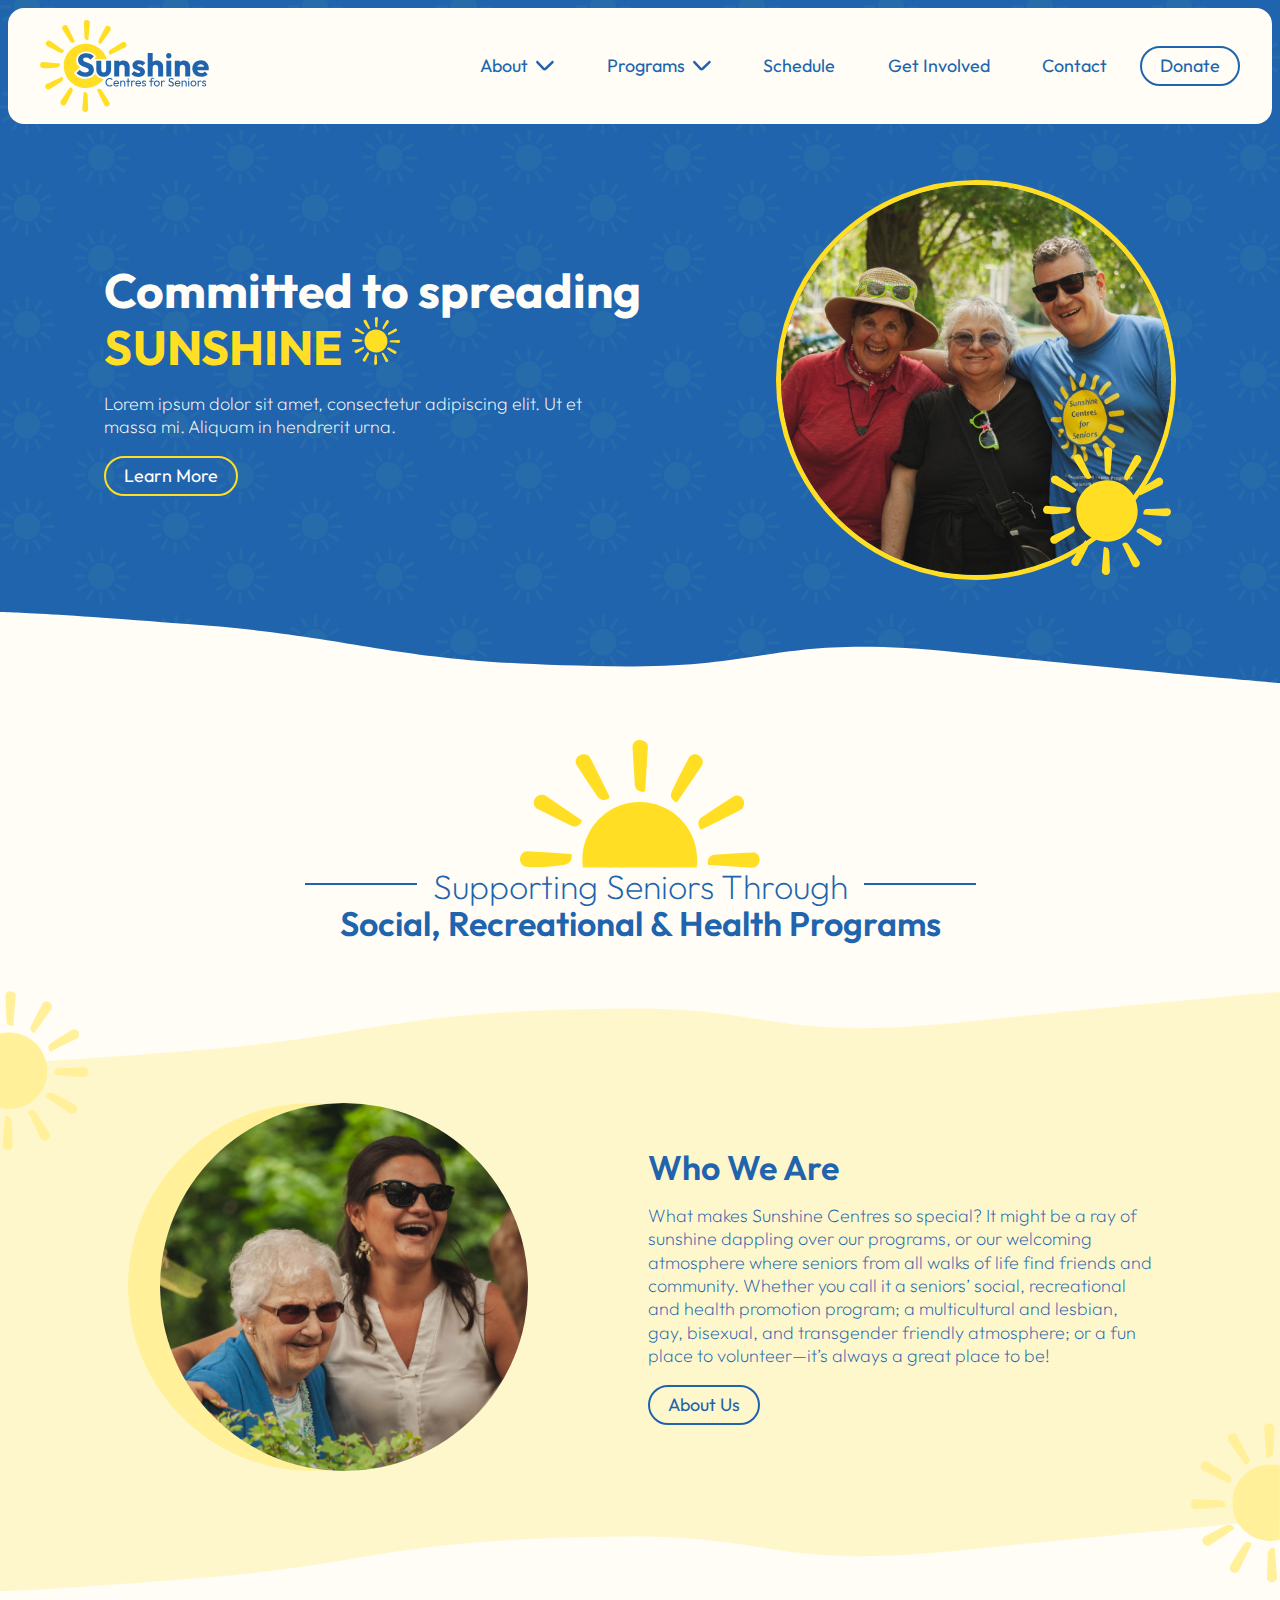
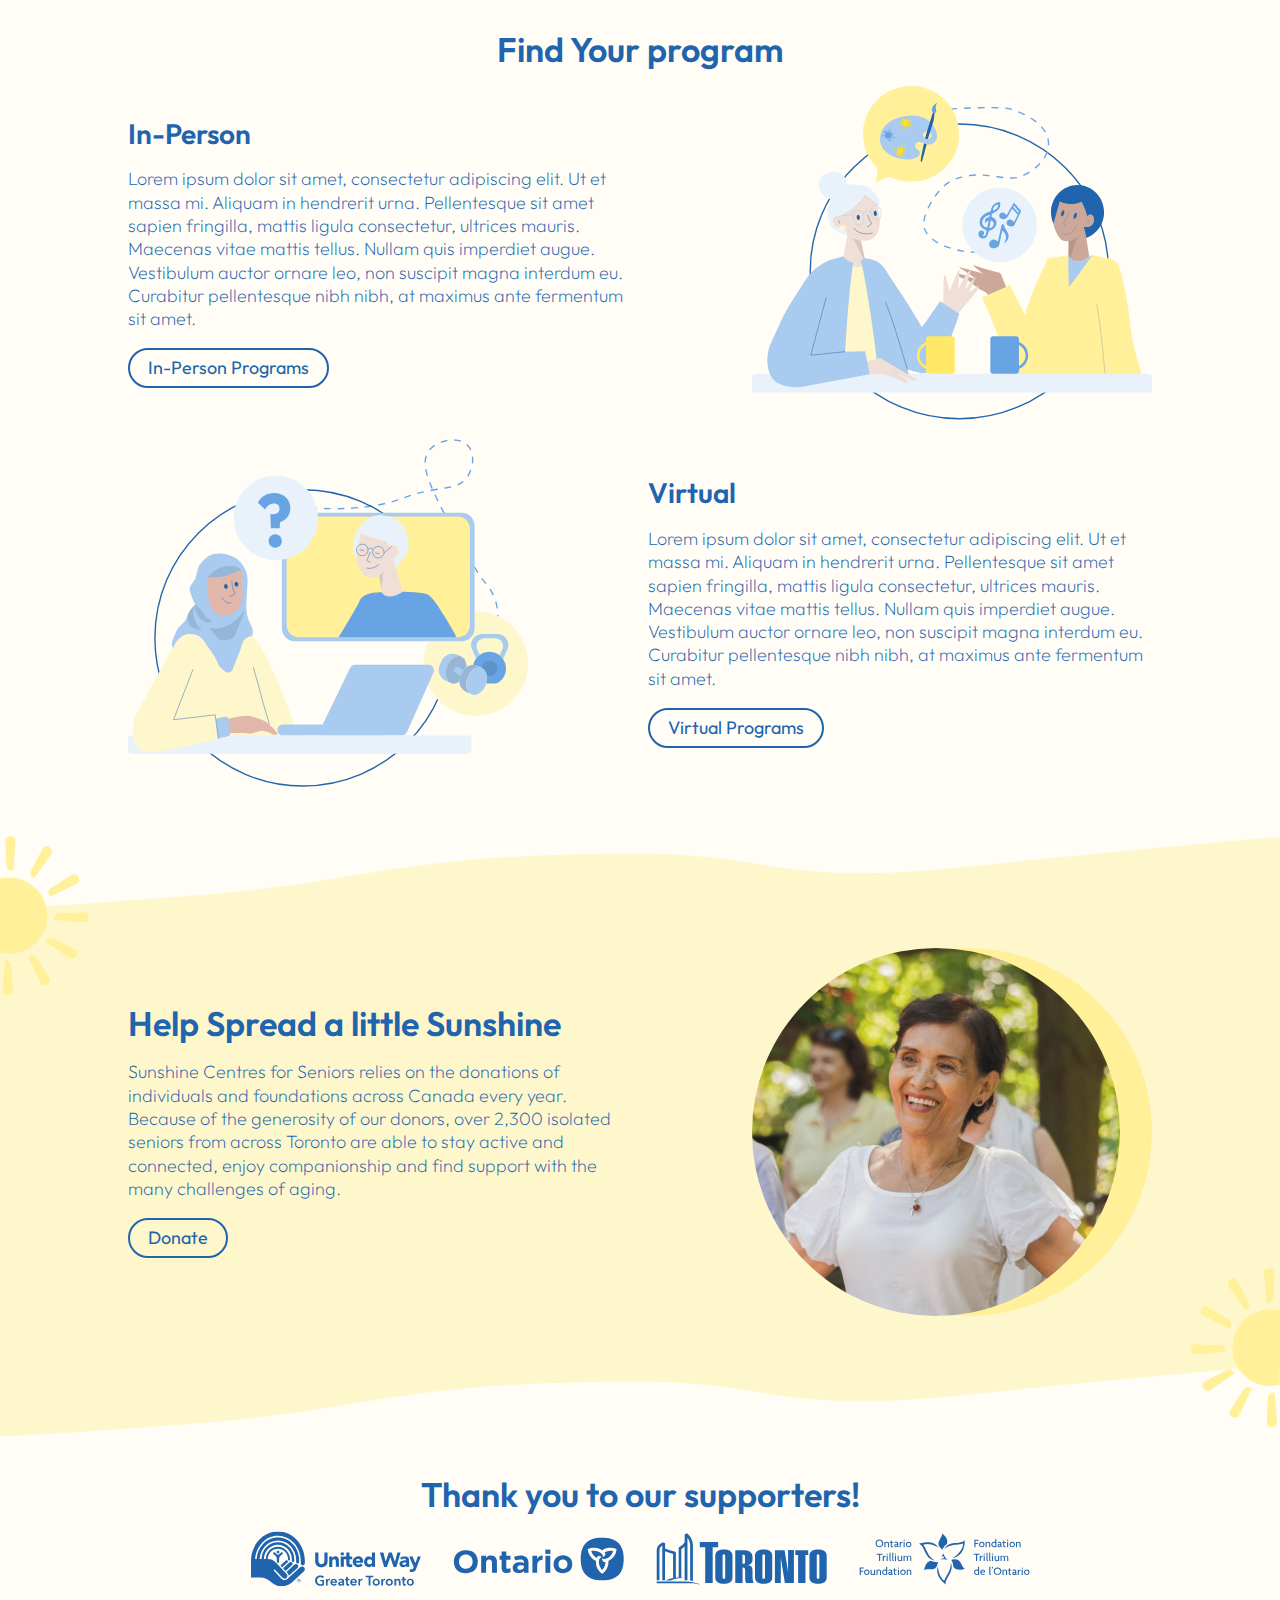
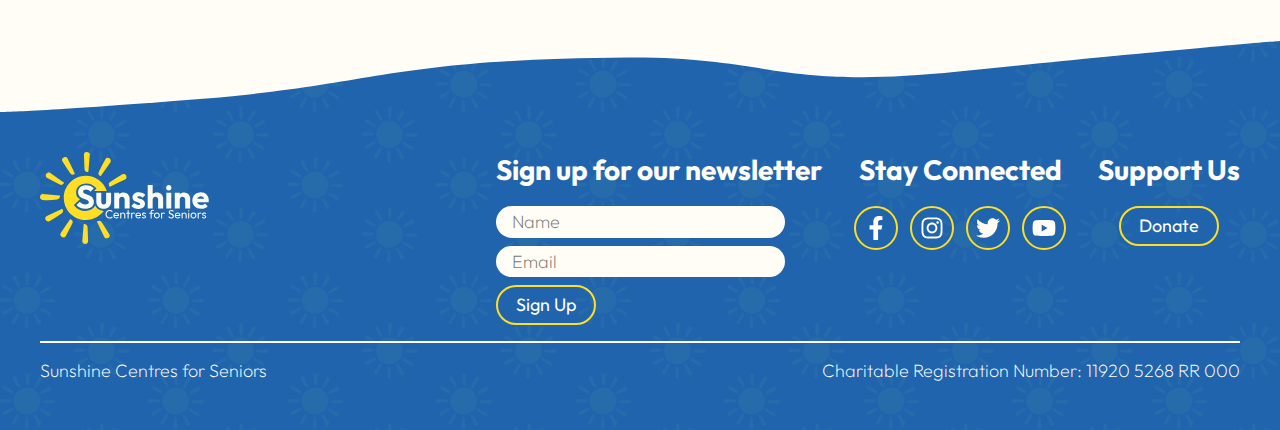
<file: index.html>
<!DOCTYPE html>
<html lang="en">
<head>
    <meta charset="UTF-8">
    <meta name="viewport" content="width=device-width, initial-scale=1.0">
    <title>Sunshine Centres for Seniors - Home</title>
    <link rel="preconnect" href="https://fonts.googleapis.com">
    <link rel="preconnect" href="https://fonts.gstatic.com" crossorigin>
    <link href="https://fonts.googleapis.com/css2?family=Outfit:wght@200;300;400;500;600;700&display=swap" rel="stylesheet">
    <link rel="stylesheet" href="./styles/style.css">
</head>
<body class="bg-primary-300">
    <header class="primary-header | bg-neutral-200">
        <div class="container">
            <div class="nav-wrapper">
                <a class="nav-logo" id="nav-logo" href="./index.html"><img src="./assets/blueSunshineLogo.svg"
                        alt="Sunshine Centres for Seniors"></a>
                <button class="mobile-nav-toggle" aria-controls="primary-navigation" aria-expanded="false">
                    <span class="visually-hidden">Menu</span>
                    <div class="line1 | bg-primary-300"></div>
                    <div class="line2 | bg-primary-300"></div>
                    <div class="line3 | bg-primary-300"></div>
                </button>
                <nav class="primary-navigation" id="primary-navigation">
                    <ul class="nav-list" role="list">
                        <li data-dropdown>
                            <button class="nav-item" data-dropdown-button aria-controls="about-dropdown"
                                aria-expanded="false">
                                About
                                <svg id="dropdown-arrow" xmlns="http://www.w3.org/2000/svg" viewBox="0 0 14 8"
                                    aria-hidden="true">
                                    <path
                                        d="m6.8,7.6q-.1,0,0,0c-.6,0-1.1-.2-1.5-.6L.3,1.7C0,1.3,0,.7.3.3.7-.1,1.3-.1,1.7.3l5,5.3L12.2.3c.4-.4,1-.4,1.4,0,.4.4.4,1,0,1.4l-5.5,5.3c-.3.4-.8.6-1.3.6Z" />
                                </svg>
                            </button>
                            <ul class="nav-list" id="about-dropdown" data-dropdown-menu role="list">
                                <li>
                                    <a class="nav-item" href="./about.html">About Us</a>
                                </li>
                                <li>
                                    <a class="nav-item" href="./history.html">Our History</a>
                                </li>
                                <li>
                                    <a class="nav-item" href="./team.html">Our Team</a>
                                </li>
                            </ul>
                        </li>
                        <li data-dropdown>
                            <button class="nav-item" data-dropdown-button aria-controls="program-dropdown"
                                aria-expanded="false">
                                Programs
                                <svg id="dropdown-arrow" xmlns="http://www.w3.org/2000/svg" viewBox="0 0 14 8"
                                    aria-hidden="true">
                                    <path
                                        d="m6.8,7.6q-.1,0,0,0c-.6,0-1.1-.2-1.5-.6L.3,1.7C0,1.3,0,.7.3.3.7-.1,1.3-.1,1.7.3l5,5.3L12.2.3c.4-.4,1-.4,1.4,0,.4.4.4,1,0,1.4l-5.5,5.3c-.3.4-.8.6-1.3.6Z" />
                                </svg>
                            </button>
                            <ul class="nav-list" id="program-dropdown" data-dropdown-menu role="list">
                                <li>
                                    <a class="nav-item" href="./in-person.html">In-Person</a>
                                </li>
                                <li>
                                    <a class="nav-item" href="./virtual.html">Virtual</a>
                                </li>
                                <li>
                                    <a class="nav-item" href="./camp-sunshine.html">Camp Sunshine</a>
                                </li>
                                <li>
                                    <a class="nav-item" href="./events.html">Events</a>
                                </li>
                            </ul>
                        </li>
                        <li>
                            <a class="nav-item" href="./schedule.html">Schedule</a>
                        </li>
                        <li>
                            <a class="nav-item" href="./get-involved.html">Get Involved</a>
                        </li>
                        <li>
                            <a class="nav-item" href="./contact.html">Contact</a>
                        </li>
                        <li>
                            <a class="nav-item button" href="./donate.html">Donate</a>
                        </li>
                    </ul>
                </nav>
            </div>
        </div>
    </header>

    <main>
        <section class="text-neutral-200 padding-block-large-bottom ">
            <div class="hero | container">
                <div class="flex-container" data-reverse="column">
                    <div class="text-container | flow">
                        <h1 class="fs-primary-heading fw-bold">
                            Committed to spreading <span data-highlight>Sunshine
                            <img src="./assets/sun.svg" alt="">
                            </span>
                        </h1>
                        <p>
                            Lorem ipsum dolor sit amet, consectetur adipiscing elit. Ut et massa mi. Aliquam in hendrerit urna.
                        </p>
                        <a href="#" class="button" data-color="yellow">Learn More</a>
                    </div>
                    <div class="img-container">
                        <img class="rounded" src="./assets/header.jpg" alt="An image of 2 smiling female particpants linking arms with male coordinator">
                        <img class="sun-decoration" src="./assets/sun.svg" alt="">
                    </div>
                </div>
            </div>
            <svg class="wave" data-wave-header width="1440" height="264" viewBox="0 0 1440 264" fill="none" preserveAspectRatio="none"
                xmlns="http://www.w3.org/2000/svg" aria-hidden="true">
                <path
                    d="M232.176 44.894C41.5983 -0.0632666 4.74362e-07 3.05176e-05 4.74362e-07 3.05176e-05L0 264L1440 264L1440 234.586C1440 234.586 1281.3 194.535 1078.39 133.389C875.466 72.2432 867.245 182.692 706.393 179.58C439.754 174.421 422.754 89.8513 232.176 44.894Z"
                    fill="#FFFDF5" />
            </svg>
        </section>

        <section class="mission | bg-neutral-200 padding-block-700">
            <div class="container center">
                <img class="center" src="./assets/halfSun.svg" alt="">
                <p class="fs-secondary-heading text-center"><span class="line-decal">Supporting seniors through</span><span class="fw-semi-bold">social, recreational & health programs</span></p>
            </div>
            <svg class="wave" width="1440" height="264" viewBox="0 0 1440 264" preserveAspectRatio="none" fill="none" xmlns="http://www.w3.org/2000/svg" aria-hidden="true">
                <path
                    d="M232.176 219.106C41.5983 264.064 4.74362e-07 264 4.74362e-07 264L0 0.000123353L1440 0.000125889L1440 29.414C1440 29.414 1281.3 69.4654 1078.39 130.611C875.466 191.757 867.245 81.308 706.393 84.4203C439.754 89.5795 422.754 174.149 232.176 219.106Z"
                    fill="var(--clr-neutral-200)" />
            </svg>
        </section>

        <section class="half-sun-decal | bg-neutral-100 padding-block-large-top">
            <div class="container">
                <div class="flex-container">
                    <div class="img-container">
                        <img class="shadow" src="./assets/whoWeAre.jpg" alt="Older women smiling with a caregiver">
                    </div>
                    <div class="text-container | flow">
                        <h2 class="fs-secondary-heading fw-semi-bold">Who We Are</h2>
                        <p>What makes Sunshine Centres so special? It might be a ray of sunshine dappling over our programs, or our welcoming
                        atmosphere where seniors from all walks of life find friends and community. Whether you call it a seniors’ social,
                        recreational and health promotion program; a multicultural and lesbian, gay, bisexual, and transgender friendly
                        atmosphere; or a fun place to volunteer—it’s always a great place to be!</p>
                        <a href="./about.html" class="button">About Us</a>
                    </div>
                </div>
            </div>
            <svg class="wave" width="1440" height="264" viewBox="0 0 1440 264" preserveAspectRatio="none" fill="none"
                xmlns="http://www.w3.org/2000/svg" aria-hidden="true">
                <path
                    d="M232.176 219.106C41.5983 264.064 4.74362e-07 264 4.74362e-07 264L0 0.000123353L1440 0.000125889L1440 29.414C1440 29.414 1281.3 69.4654 1078.39 130.611C875.466 191.757 867.245 81.308 706.393 84.4203C439.754 89.5795 422.754 174.149 232.176 219.106Z"
                    fill="var(--clr-neutral-100)" />
            </svg>
        </section>

        <section class="bg-neutral-200 padding-block-large-top">
            <div class="container flow">
                <h2 class="fs-secondary-heading fw-semi-bold text-center">Find Your program</h2>
                <div class="flex-container" data-reverse="row">
                    <div class="img-container">
                        <img src="./assets/inPerson.svg" alt="">
                    </div>
                    <div class="text-container | flow">
                        <h3 class="fs-teritary-heading fw-semi-bold">In-Person</h3>
                        <p>Lorem ipsum dolor sit amet, consectetur adipiscing elit. Ut et massa mi. Aliquam in hendrerit urna. Pellentesque sit
                        amet sapien fringilla, mattis ligula consectetur, ultrices mauris. Maecenas vitae mattis tellus. Nullam quis imperdiet
                        augue. Vestibulum auctor ornare leo, non suscipit magna interdum eu. Curabitur pellentesque nibh nibh, at maximus ante
                        fermentum sit amet.</p>
                        <a href="./in-person.html" class="button">In-Person Programs</a>
                    </div>
                </div>
                <div class="flex-container">
                    <div class="img-container">
                        <img src="./assets/virtual.svg" alt="">
                    </div>
                    <div class="text-container | flow">
                        <h3 class="fs-teritary-heading fw-semi-bold">Virtual</h3>
                        <p>Lorem ipsum dolor sit amet, consectetur adipiscing elit. Ut et massa mi. Aliquam in hendrerit urna. Pellentesque sit
                        amet sapien fringilla, mattis ligula consectetur, ultrices mauris. Maecenas vitae mattis tellus. Nullam quis imperdiet
                        augue. Vestibulum auctor ornare leo, non suscipit magna interdum eu. Curabitur pellentesque nibh nibh, at maximus ante
                        fermentum sit amet.</p>
                        <a href="./virtual.html" class="button">Virtual Programs</a>
                    </div>
                </div>
            </div>
            <svg class="wave" width="1440" height="264" viewBox="0 0 1440 264" preserveAspectRatio="none" fill="none"
                xmlns="http://www.w3.org/2000/svg" aria-hidden="true">
                <path
                    d="M232.176 219.106C41.5983 264.064 4.74362e-07 264 4.74362e-07 264L0 0.000123353L1440 0.000125889L1440 29.414C1440 29.414 1281.3 69.4654 1078.39 130.611C875.466 191.757 867.245 81.308 706.393 84.4203C439.754 89.5795 422.754 174.149 232.176 219.106Z"
                    fill="var(--clr-neutral-200)" />
            </svg>
        </section>

        <section class="half-sun-decal | bg-neutral-100 padding-block-large-top">
            <div class="container">
                <div class="flex-container" data-reverse="row">
                    <div class="img-container">
                        <img class="shadow" data-shadow-side="right" src="./assets/spreadSunshine.jpg" alt="Senior getting her exercise outside by dancing">
                    </div>
                    <div class="text-container | flow">
                        <h2 class="fs-secondary-heading fw-semi-bold">Help Spread a little Sunshine</h2>
                        <p>Sunshine Centres for Seniors relies on the donations of individuals and foundations across Canada every year. Because of
                        the generosity of our donors, over 2,300 isolated seniors from across Toronto are able to stay active and connected, enjoy companionship and find support with the many challenges of aging.</p>
                        <a href="./donate.html" class="button">Donate</a>
                    </div>
                </div>
            </div>
            <svg class="wave" width="1440" height="264" viewBox="0 0 1440 264" preserveAspectRatio="none" fill="none"
                xmlns="http://www.w3.org/2000/svg" aria-hidden="true">
                <path
                    d="M232.176 219.106C41.5983 264.064 4.74362e-07 264 4.74362e-07 264L0 0.000123353L1440 0.000125889L1440 29.414C1440 29.414 1281.3 69.4654 1078.39 130.611C875.466 191.757 867.245 81.308 706.393 84.4203C439.754 89.5795 422.754 174.149 232.176 219.106Z"
                    fill="var(--clr-neutral-100)" />
            </svg>
        </section>

        <section class="bg-neutral-200 padding-block-large-top">
            <div class="container flow">
                <h2 class="fs-secondary-heading fw-semi-bold text-center">Thank you to our supporters!</h2>
                <ul class="flex-container center" role="list">
                    <li>
                        <a href="https://www.unitedwaygt.org/"><img src="./assets/unitedWay.svg" alt="United Way"></a>
                    </li>
                    <li>
                        <a href="https://www.ontario.ca/"><img src="./assets/ontario.svg" alt="Ontario Government"></a>
                    </li>
                    <li>
                        <a href="https://www.toronto.ca/"><img src="./assets/toronto.svg" alt="City of Toronto"></a>
                    </li>
                    <li>
                        <a href="https://www.otf.ca/"><img src="./assets/ontarioTrillium.svg" alt="Ontario Trillium Foundation"></a>
                    </li>
                </ul>
            </div>
            <svg class="wave" width="1440" height="264" viewBox="0 0 1440 264" preserveAspectRatio="none" fill="none"
                xmlns="http://www.w3.org/2000/svg" aria-hidden="true">
                <path
                    d="M232.176 219.106C41.5983 264.064 4.74362e-07 264 4.74362e-07 264L0 0.000123353L1440 0.000125889L1440 29.414C1440 29.414 1281.3 69.4654 1078.39 130.611C875.466 191.757 867.245 81.308 706.393 84.4203C439.754 89.5795 422.754 174.149 232.176 219.106Z"
                    fill="var(--clr-neutral-200)" />
            </svg>
        </section>
    </main>

    <footer class="primary-footer | text-neutral-200 padding-block-large-top text-center">
        <div class="container">
            <div class="primary-footer-wrapper">
                <div>
                    <a class="footer-logo" href="./index.html" class="sunshinelogo"><img
                            src="./assets/whiteSunshineLogo.svg" alt="Sunshine Centres for Seniors"></a>
                </div>
                <div class="form-social-donate">
                    <div class="flow">
                        <h2 class="fs-600 fw-bold">Sign up for our newsletter</h2>
                        <form class="subscribe-form" action="">
                            <label class="visually-hidden" for="name">Name</label>
                            <input type="text" id="name" placeholder="Name">
    
                            <label class="visually-hidden" for="email">Email</label>
                            <input type="email" id="email" placeholder="Email">
                            <button class="button" data-color="yellow">Sign Up</button>
                        </form>
                    </div>
                    <div class="social-donate">
                        <div class="flow">
                            <h2 class="fs-600 fw-bold">Stay Connected</h2>
                            <ul class="social-list" role="list" aria-label="Social links">
                                <li>
                                    <a class="button" data-color="yellow" aria-label="facebook"
                                        href="https://www.facebook.com/SunshineCentresforSeniors/">
                                        <svg class="social-icon">
                                            <use xlink:href="./assets/socialIcons.svg#iconFacebook"></use>
                                        </svg>
                                    </a>
                                </li>
                                <li>
                                    <a class="button" data-color="yellow" aria-label="instagram"
                                        href="https://www.instagram.com/sunshinecentres/?hl=en">
                                        <svg class="social-icon">
                                            <use xlink:href="./assets/socialIcons.svg#iconInstagram"></use>
                                        </svg>
                                    </a>
                                </li>
                                <li>
                                    <a class="button" data-color="yellow" aria-label="twitter"
                                        href="https://twitter.com/scstoronto?lang=en">
                                        <svg class="social-icon">
                                            <use xlink:href="./assets/socialIcons.svg#iconTwitter"></use>
                                        </svg>
                                    </a>
                                </li>
                                <li>
                                    <a class="button" data-color="yellow" aria-label="youtube"
                                        href="https://www.youtube.com/@sunshinecentresforseniors9867">
                                        <svg class="social-icon">
                                            <use xlink:href="./assets/socialIcons.svg#iconYoutube"></use>
                                        </svg>
                                    </a>
                                </li>
                            </ul>
                        </div>
                        <div class="flow">
                            <h2 class="fs-600 fw-bold">Support Us</h2>
                            <a href="./assets/donate.html" class="button" data-color="yellow">Donate</a>
                        </div>
                    </div>
                </div>
            </div>
            <div class=" copyright-charity-number">
                <p>Sunshine Centres for Seniors</p>
                <p>Charitable Registration Number: 11920 5268 RR 000</p>
            </div>
        </div>
    </footer>
    <script src="./script/script.js"></script>
</body>
</html>
</file>
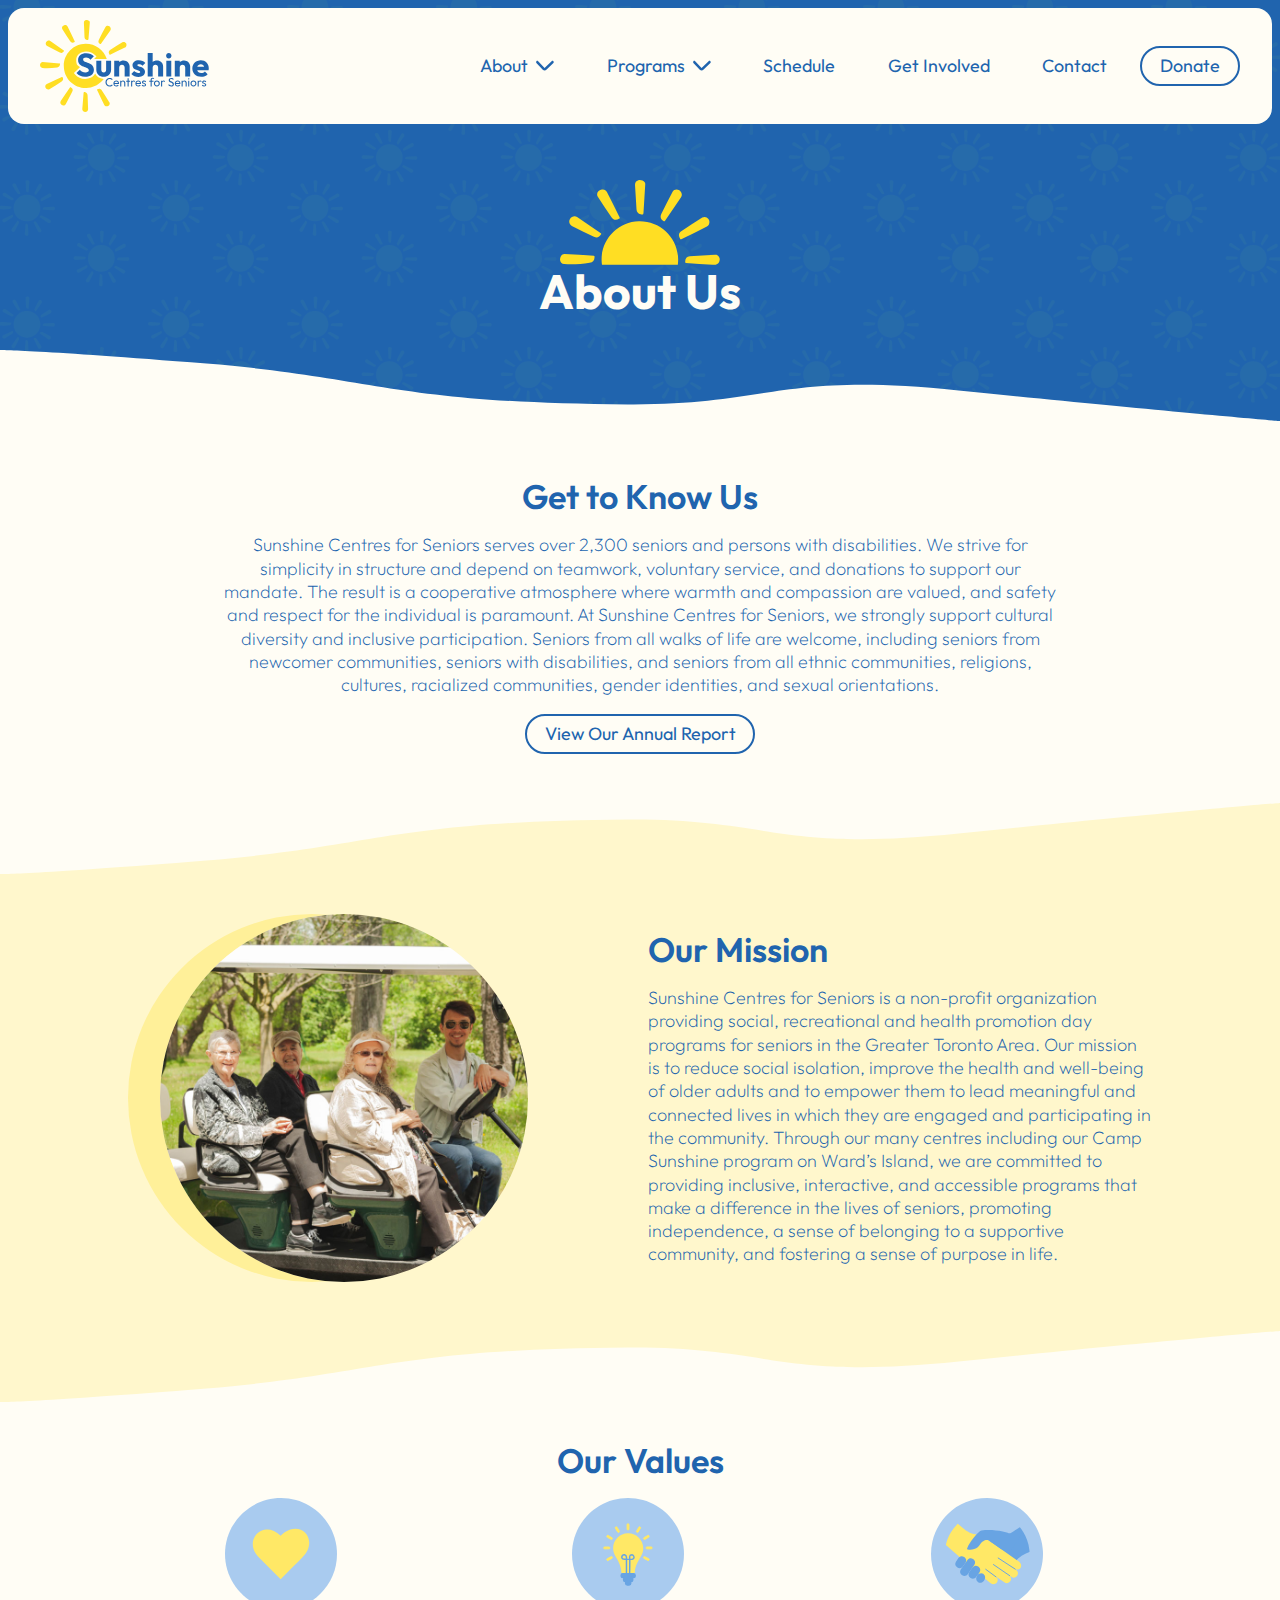
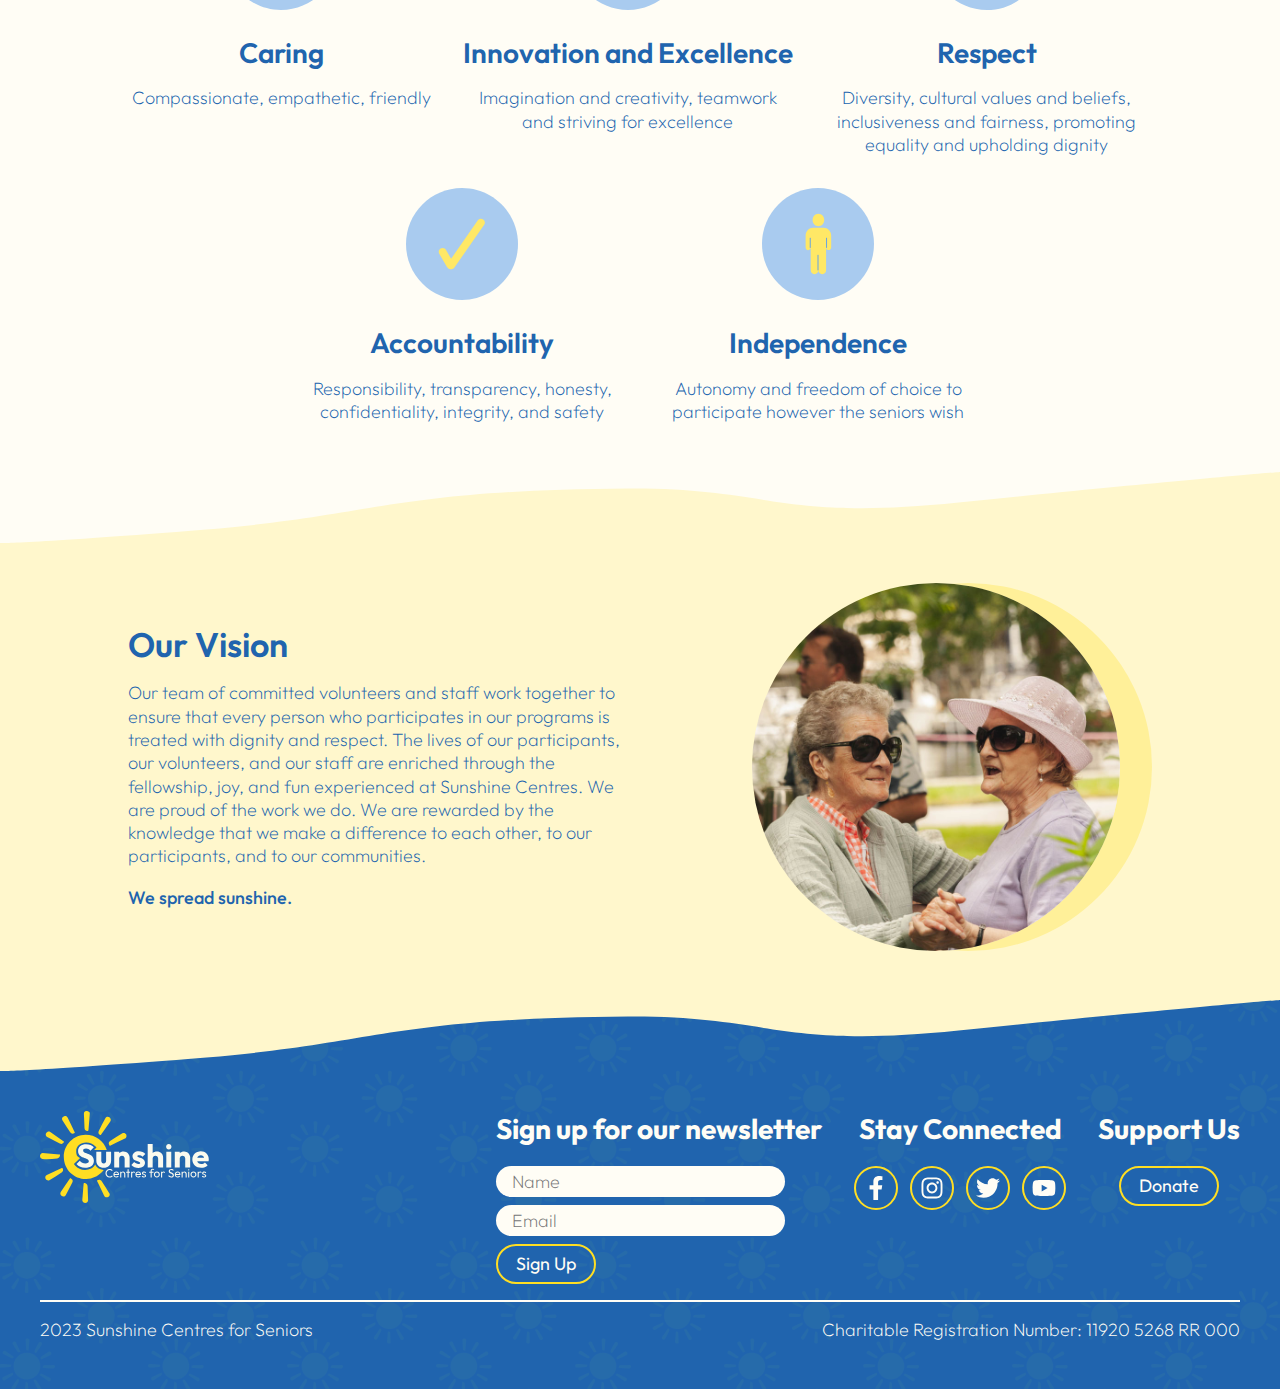
<file: about.html>
<!DOCTYPE html>
<html lang="en">

<head>
    <meta charset="UTF-8">
    <meta name="viewport" content="width=device-width, initial-scale=1.0">
    <title>Sunshine Centres for Seniors - Home</title>
    <link rel="preconnect" href="https://fonts.googleapis.com">
    <link rel="preconnect" href="https://fonts.gstatic.com" crossorigin>
    <link href="https://fonts.googleapis.com/css2?family=Outfit:wght@200;300;400;500;600;700&display=swap"
        rel="stylesheet">
    <link rel="stylesheet" href="./styles/style.css">
</head>

<body class="bg-primary-300">
    <header class="primary-header | bg-neutral-200">
        <div class="container">
            <div class="nav-wrapper">
                <a class="nav-logo" id="nav-logo" href="./index.html"><img src="./assets/blueSunshineLogo.svg" alt="Sunshine Centres for Seniors"></a>
                <button class="mobile-nav-toggle" aria-controls="primary-navigation" aria-expanded="false">
                    <span class="visually-hidden">Menu</span>
                    <div class="line1 | bg-primary-300"></div>
                    <div class="line2 | bg-primary-300"></div>
                    <div class="line3 | bg-primary-300"></div>
                </button>
                <nav class="primary-navigation" id="primary-navigation">
                    <ul class="nav-list" role="list">
                        <li data-dropdown>
                            <button class="nav-item" data-dropdown-button aria-controls="about-dropdown"
                                aria-expanded="false">
                                About
                                <svg id="dropdown-arrow" xmlns="http://www.w3.org/2000/svg" viewBox="0 0 14 8"
                                    aria-hidden="true">
                                    <path
                                        d="m6.8,7.6q-.1,0,0,0c-.6,0-1.1-.2-1.5-.6L.3,1.7C0,1.3,0,.7.3.3.7-.1,1.3-.1,1.7.3l5,5.3L12.2.3c.4-.4,1-.4,1.4,0,.4.4.4,1,0,1.4l-5.5,5.3c-.3.4-.8.6-1.3.6Z" />
                                </svg>
                            </button>
                            <ul class="nav-list" id="about-dropdown" data-dropdown-menu role="list">
                                <li>
                                    <a class="nav-item" href="./about.html">About Us</a>
                                </li>
                                <li>
                                    <a class="nav-item" href="./history.html">Our History</a>
                                </li>
                                <li>
                                    <a class="nav-item" href="./team.html">Our Team</a>
                                </li>
                            </ul>
                        </li>
                        <li data-dropdown>
                            <button class="nav-item" data-dropdown-button aria-controls="program-dropdown"
                                aria-expanded="false">
                                Programs
                                <svg id="dropdown-arrow" xmlns="http://www.w3.org/2000/svg" viewBox="0 0 14 8"
                                    aria-hidden="true">
                                    <path
                                        d="m6.8,7.6q-.1,0,0,0c-.6,0-1.1-.2-1.5-.6L.3,1.7C0,1.3,0,.7.3.3.7-.1,1.3-.1,1.7.3l5,5.3L12.2.3c.4-.4,1-.4,1.4,0,.4.4.4,1,0,1.4l-5.5,5.3c-.3.4-.8.6-1.3.6Z" />
                                </svg>
                            </button>
                            <ul class="nav-list" id="program-dropdown" data-dropdown-menu role="list">
                                <li>
                                    <a class="nav-item" href="./in-person.html">In-Person</a>
                                </li>
                                <li>
                                    <a class="nav-item" href="./virtual.html">Virtual</a>
                                </li>
                                <li>
                                    <a class="nav-item" href="./camp-sunshine.html">Camp Sunshine</a>
                                </li>
                                <li>
                                    <a class="nav-item" href="./events.html">Events</a>
                                </li>
                            </ul>
                        </li>
                        <li>
                            <a class="nav-item" href=".schedule.html">Schedule</a>
                        </li>
                        <li>
                            <a class="nav-item" href=".get-involved.html">Get Involved</a>
                        </li>
                        <li>
                            <a class="nav-item" href="./contact.html">Contact</a>
                        </li>
                        <li>
                            <a class="nav-item button" href="./donate.html">Donate</a>
                        </li>
                    </ul>
                </nav>
            </div>
        </div>
    </header>

    <main>
        <section class="text-neutral-200 padding-block-large-bottom ">
            <div class="container">
                <img class="sub-header-img | center" src="./assets/halfSun.svg" alt="">
                <h1 class="fs-primary-heading fw-bold text-center center">About Us</h1>
            </div>
            <svg class="wave" data-wave-header width="1440" height="264" viewBox="0 0 1440 264" fill="none"
                preserveAspectRatio="none" xmlns="http://www.w3.org/2000/svg" aria-hidden="true">
                <path
                    d="M232.176 44.894C41.5983 -0.0632666 4.74362e-07 3.05176e-05 4.74362e-07 3.05176e-05L0 264L1440 264L1440 234.586C1440 234.586 1281.3 194.535 1078.39 133.389C875.466 72.2432 867.245 182.692 706.393 179.58C439.754 174.421 422.754 89.8513 232.176 44.894Z"
                    fill="#FFFDF5" />
            </svg>
        </section>

        <section class=" bg-neutral-200 padding-block-700">
            <div class="container flow text-center">
                <h2 class="fs-secondary-heading fw-semi-bold">Get to Know Us</h2>
                <p class="center">Sunshine Centres for Seniors serves over 2,300 seniors and persons with disabilities. We strive for simplicity in
                structure and depend on teamwork, voluntary service, and donations to support our mandate. The result is a cooperative
                atmosphere where warmth and compassion are valued, and safety and respect for the individual is paramount. At Sunshine
                Centres for Seniors, we strongly support cultural diversity and inclusive participation. Seniors from all walks of life
                are welcome, including seniors from newcomer communities, seniors with disabilities, and seniors from all ethnic
                communities, religions, cultures, racialized communities, gender identities, and sexual orientations.</p>
                <button class="button">View Our Annual Report</button>
            </div>
            <svg class="wave" width="1440" height="264" viewBox="0 0 1440 264" preserveAspectRatio="none" fill="none"
                xmlns="http://www.w3.org/2000/svg" aria-hidden="true">
                <path
                    d="M232.176 219.106C41.5983 264.064 4.74362e-07 264 4.74362e-07 264L0 0.000123353L1440 0.000125889L1440 29.414C1440 29.414 1281.3 69.4654 1078.39 130.611C875.466 191.757 867.245 81.308 706.393 84.4203C439.754 89.5795 422.754 174.149 232.176 219.106Z"
                    fill="var(--clr-neutral-200)" />
            </svg>
        </section>

        <section class="bg-neutral-100 padding-block-large-top">
            <div class="container">
                <div class="flex-container">
                    <div class="img-container">
                        <img class="shadow" src="./assets/mission.jpg" alt="Group of older adults and sunshine staff enjoying the day on a golf cart">
                    </div>
                    <div class="text-container | flow">
                        <h2 class="fs-secondary-heading fw-semi-bold">Our Mission</h2>
                        <p>Sunshine Centres for Seniors is a non-profit organization providing social, recreational and health promotion day
                        programs for seniors in the Greater Toronto Area. Our mission is to reduce social isolation, improve the health and
                        well-being of older adults and to empower them to lead meaningful and connected lives in which they are engaged and
                        participating in the community. Through our many centres including our Camp Sunshine program on Ward’s Island, we are
                        committed to providing inclusive, interactive, and accessible programs that make a difference in the lives of seniors,
                        promoting independence, a sense of belonging to a supportive community, and fostering a sense of purpose in life.</p>
                    </div>
                </div>
            </div>
            <svg class="wave" width="1440" height="264" viewBox="0 0 1440 264" preserveAspectRatio="none" fill="none"
                xmlns="http://www.w3.org/2000/svg" aria-hidden="true">
                <path
                    d="M232.176 219.106C41.5983 264.064 4.74362e-07 264 4.74362e-07 264L0 0.000123353L1440 0.000125889L1440 29.414C1440 29.414 1281.3 69.4654 1078.39 130.611C875.466 191.757 867.245 81.308 706.393 84.4203C439.754 89.5795 422.754 174.149 232.176 219.106Z"
                    fill="var(--clr-neutral-100)" />
            </svg>
        </section>

        <section class="bg-neutral-200 padding-block-large-top">
            <div class="container flow">
                <h2 class="fs-secondary-heading fw-semi-bold text-center">Our Values</h2>
                <ul class="card-wrapper" role="list">
                    <li class="card | text-center flow">
                        <svg class="center">
                            <use xlink:href="./assets/valueIcons.svg#caring"></use>
                        </svg>
                        <h3 class="fs-teritary-heading fw-semi-bold">Caring</h3>
                        <p class="card-text | center">Compassionate, empathetic, friendly</p>
                    </li>
                    <li class="card | text-center flow">
                        <svg class="center">
                            <use xlink:href="./assets/valueIcons.svg#innvoation"></use>
                        </svg>
                        <h3 class="fs-teritary-heading fw-semi-bold">Innovation and Excellence</h3>
                        <p class="card-text | center">Imagination and creativity, teamwork and striving for excellence</p>
                    </li>
                    <li class="card | text-center flow">
                        <svg class="center">
                            <use xlink:href="./assets/valueIcons.svg#respect"></use>
                        </svg>
                        <h3 class="fs-teritary-heading fw-semi-bold">Respect</h3>
                        <p class="card-text | center">Diversity, cultural values and beliefs, inclusiveness and fairness, promoting equality and upholding dignity</p>
                    </li>
                    <li class="card | text-center flow">
                        <svg class="center">
                            <use xlink:href="./assets/valueIcons.svg#accountability"></use>
                        </svg>
                        <h3 class="fs-teritary-heading fw-semi-bold">Accountability</h3>
                        <p class="card-text | center">Responsibility, transparency, honesty, confidentiality, integrity, and safety</p>
                    </li>
                    <li class="card | text-center flow">
                        <svg class="center">
                            <use xlink:href="./assets/valueIcons.svg#independence"></use>
                        </svg>
                        <h3 class="fs-teritary-heading fw-semi-bold">Independence</h3>
                        <p class="card-text | center">Autonomy and freedom of choice to participate however the seniors wish</p>
                    </li>
                </ul>
            </div>
            <svg class="wave" width="1440" height="264" viewBox="0 0 1440 264" preserveAspectRatio="none" fill="none"
                xmlns="http://www.w3.org/2000/svg" aria-hidden="true">
                <path
                    d="M232.176 219.106C41.5983 264.064 4.74362e-07 264 4.74362e-07 264L0 0.000123353L1440 0.000125889L1440 29.414C1440 29.414 1281.3 69.4654 1078.39 130.611C875.466 191.757 867.245 81.308 706.393 84.4203C439.754 89.5795 422.754 174.149 232.176 219.106Z"
                    fill="var(--clr-neutral-200)" />
            </svg>
        </section>

        <section class="bg-neutral-100 padding-block-large-top">
            <div class="container">
                <div class="flex-container" data-reverse="row">
                    <div class="img-container">
                        <img class="shadow" data-shadow-side="right" src="./assets/vision.jpg" alt="Two female older adults dancing together">
                    </div>
                    <div class="text-container | flow">
                        <h2 class="fs-secondary-heading fw-semi-bold">Our Vision</h2>
                        <p>Our team of committed volunteers and staff work together to ensure that every person who participates in our programs is
                        treated with dignity and respect. The lives of our participants, our volunteers, and our staff are enriched through the
                        fellowship, joy, and fun experienced at Sunshine Centres. We are proud of the work we do. We are rewarded by the
                        knowledge that we make a difference to each other, to our participants, and to our communities.</p>
                        <p><strong>We spread sunshine.</strong></p>
                    </div>
                </div>
            </div>
            <svg class="wave" width="1440" height="264" viewBox="0 0 1440 264" preserveAspectRatio="none" fill="none"
                xmlns="http://www.w3.org/2000/svg" aria-hidden="true">
                <path
                    d="M232.176 219.106C41.5983 264.064 4.74362e-07 264 4.74362e-07 264L0 0.000123353L1440 0.000125889L1440 29.414C1440 29.414 1281.3 69.4654 1078.39 130.611C875.466 191.757 867.245 81.308 706.393 84.4203C439.754 89.5795 422.754 174.149 232.176 219.106Z"
                    fill="var(--clr-neutral-100)" />
            </svg>
        </section>
    </main>

    <footer class="primary-footer | text-neutral-200 padding-block-large-top text-center">
        <div class="container">
            <div class="primary-footer-wrapper">
                <div>
                    <a class="footer-logo" href="./index.html" class="sunshinelogo"><img src="./assets/whiteSunshineLogo.svg"
                            alt="Sunshine Centres for Seniors"></a>
                </div>
                <div class="form-social-donate">
                    <div class="flow">
                        <h2 class="fs-600 fw-bold">Sign up for our newsletter</h2>
                        <form class="subscribe-form" action="">
                            <label class="visually-hidden" for="name">Name</label>
                            <input type="text" id="name" placeholder="Name">

                            <label class="visually-hidden" for="email">Email</label>
                            <input type="email" id="email" placeholder="Email">
                            <button class="button" data-color="yellow">Sign Up</button>
                        </form>
                    </div>
                    <div class="social-donate">
                        <div class="flow">
                            <h2 class="fs-600 fw-bold">Stay Connected</h2>
                            <ul class="social-list" role="list" aria-label="Social links">
                                <li>
                                    <a class="button" data-color="yellow" aria-label="facebook"
                                        href="https://www.facebook.com/SunshineCentresforSeniors/">
                                        <svg class="social-icon">
                                            <use xlink:href="./assets/socialIcons.svg#iconFacebook"></use>
                                        </svg>
                                    </a>
                                </li>
                                <li>
                                    <a class="button" data-color="yellow" aria-label="instagram"
                                        href="https://www.instagram.com/sunshinecentres/?hl=en">
                                        <svg class="social-icon">
                                            <use xlink:href="./assets/socialIcons.svg#iconInstagram"></use>
                                        </svg>
                                    </a>
                                </li>
                                <li>
                                    <a class="button" data-color="yellow" aria-label="twitter"
                                        href="https://twitter.com/scstoronto?lang=en">
                                        <svg class="social-icon">
                                            <use xlink:href="./assets/socialIcons.svg#iconTwitter"></use>
                                        </svg>
                                    </a>
                                </li>
                                <li>
                                    <a class="button" data-color="yellow" aria-label="youtube"
                                        href="https://www.youtube.com/@sunshinecentresforseniors9867">
                                        <svg class="social-icon">
                                            <use xlink:href="./assets/socialIcons.svg#iconYoutube"></use>
                                        </svg>
                                    </a>
                                </li>
                            </ul>
                        </div>
                        <div class="flow">
                            <h2 class="fs-600 fw-bold">Support Us</h2>
                            <a href="./assets/donate.html" class="button" data-color="yellow">Donate</a>
                        </div>
                    </div>
                </div>
            </div>
            <div class=" copyright-charity-number">
                <p>2023 Sunshine Centres for Seniors</p>
                <p>Charitable Registration Number: 11920 5268 RR 000</p>
            </div>
        </div>
    </footer>
    <script src="./script/script.js"></script>
</body>

</html>
</file>
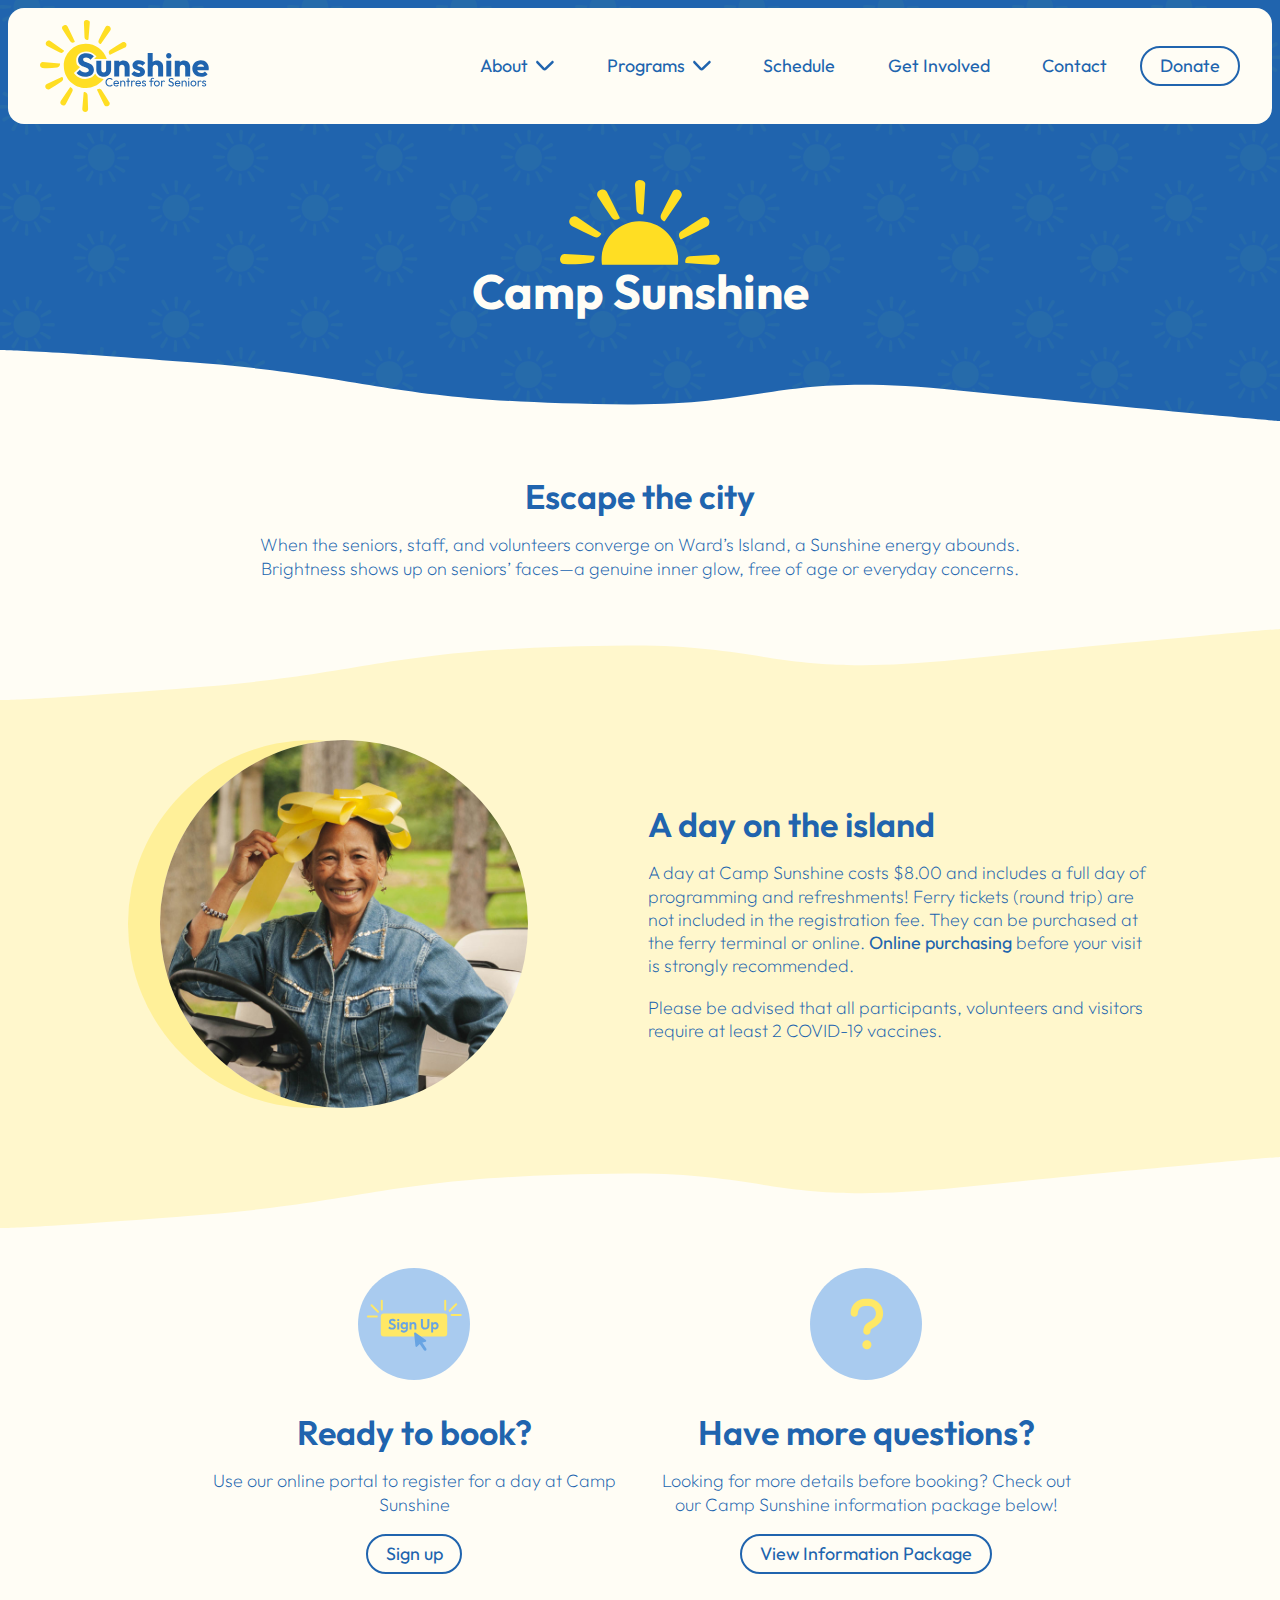
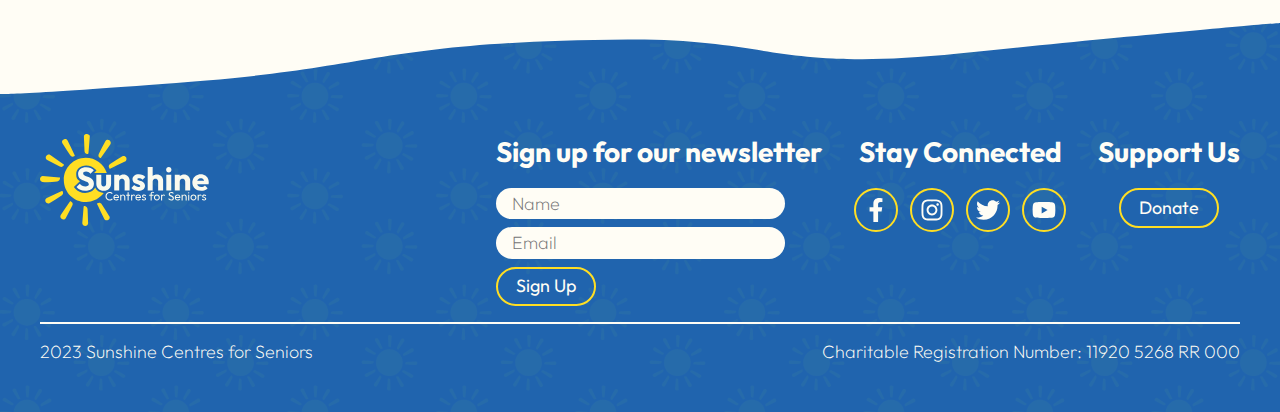
<file: camp-sunshine.html>
<!DOCTYPE html>
<html lang="en">

<head>
    <meta charset="UTF-8">
    <meta name="viewport" content="width=device-width, initial-scale=1.0">
    <title>Sunshine Centres for Seniors - Home</title>
    <link rel="preconnect" href="https://fonts.googleapis.com">
    <link rel="preconnect" href="https://fonts.gstatic.com" crossorigin>
    <link href="https://fonts.googleapis.com/css2?family=Outfit:wght@200;300;400;500;600;700&display=swap"
        rel="stylesheet">
    <link rel="stylesheet" href="./styles/style.css">
</head>

<body class="bg-primary-300">
    <header class="primary-header | bg-neutral-200">
        <div class="container">
            <div class="nav-wrapper">
                <a class="nav-logo" id="nav-logo" href="./index.html"><img src="./assets/blueSunshineLogo.svg"
                        alt="Sunshine Centres for Seniors"></a>
                <button class="mobile-nav-toggle" aria-controls="primary-navigation" aria-expanded="false">
                    <span class="visually-hidden">Menu</span>
                    <div class="line1 | bg-primary-300"></div>
                    <div class="line2 | bg-primary-300"></div>
                    <div class="line3 | bg-primary-300"></div>
                </button>
                <nav class="primary-navigation" id="primary-navigation">
                    <ul class="nav-list" role="list">
                        <li data-dropdown>
                            <button class="nav-item" data-dropdown-button aria-controls="about-dropdown"
                                aria-expanded="false">
                                About
                                <svg id="dropdown-arrow" xmlns="http://www.w3.org/2000/svg" viewBox="0 0 14 8"
                                    aria-hidden="true">
                                    <path
                                        d="m6.8,7.6q-.1,0,0,0c-.6,0-1.1-.2-1.5-.6L.3,1.7C0,1.3,0,.7.3.3.7-.1,1.3-.1,1.7.3l5,5.3L12.2.3c.4-.4,1-.4,1.4,0,.4.4.4,1,0,1.4l-5.5,5.3c-.3.4-.8.6-1.3.6Z" />
                                </svg>
                            </button>
                            <ul class="nav-list" id="about-dropdown" data-dropdown-menu role="list">
                                <li>
                                    <a class="nav-item" href="./about.html">About Us</a>
                                </li>
                                <li>
                                    <a class="nav-item" href="./history.html">Our History</a>
                                </li>
                                <li>
                                    <a class="nav-item" href="./team.html">Our Team</a>
                                </li>
                            </ul>
                        </li>
                        <li data-dropdown>
                            <button class="nav-item" data-dropdown-button aria-controls="program-dropdown"
                                aria-expanded="false">
                                Programs
                                <svg id="dropdown-arrow" xmlns="http://www.w3.org/2000/svg" viewBox="0 0 14 8"
                                    aria-hidden="true">
                                    <path
                                        d="m6.8,7.6q-.1,0,0,0c-.6,0-1.1-.2-1.5-.6L.3,1.7C0,1.3,0,.7.3.3.7-.1,1.3-.1,1.7.3l5,5.3L12.2.3c.4-.4,1-.4,1.4,0,.4.4.4,1,0,1.4l-5.5,5.3c-.3.4-.8.6-1.3.6Z" />
                                </svg>
                            </button>
                            <ul class="nav-list" id="program-dropdown" data-dropdown-menu role="list">
                                <li>
                                    <a class="nav-item" href="./in-person.html">In-Person</a>
                                </li>
                                <li>
                                    <a class="nav-item" href="./virtual.html">Virtual</a>
                                </li>
                                <li>
                                    <a class="nav-item" href="./camp-sunshine.html">Camp Sunshine</a>
                                </li>
                                <li>
                                    <a class="nav-item" href="./events.html">Events</a>
                                </li>
                            </ul>
                        </li>
                        <li>
                            <a class="nav-item" href="./schedule.html">Schedule</a>
                        </li>
                        <li>
                            <a class="nav-item" href="./get-involved.html">Get Involved</a>
                        </li>
                        <li>
                            <a class="nav-item" href="./contact.html">Contact</a>
                        </li>
                        <li>
                            <a class="nav-item button" href="./donate.html">Donate</a>
                        </li>
                    </ul>
                </nav>
            </div>
        </div>
    </header>

    <main>
        <section class="text-neutral-200 padding-block-large-bottom ">
            <div class="container">
                <img class="sub-header-img | center" src="./assets/halfSun.svg" alt="">
                <h1 class="fs-primary-heading fw-bold text-center center">Camp Sunshine</h1>
            </div>
            <svg class="wave" data-wave-header width="1440" height="264" viewBox="0 0 1440 264" fill="none"
                preserveAspectRatio="none" xmlns="http://www.w3.org/2000/svg" aria-hidden="true">
                <path
                    d="M232.176 44.894C41.5983 -0.0632666 4.74362e-07 3.05176e-05 4.74362e-07 3.05176e-05L0 264L1440 264L1440 234.586C1440 234.586 1281.3 194.535 1078.39 133.389C875.466 72.2432 867.245 182.692 706.393 179.58C439.754 174.421 422.754 89.8513 232.176 44.894Z"
                    fill="#FFFDF5" />
            </svg>
        </section>

        <section class=" bg-neutral-200 padding-block-700">
            <div class="container flow text-center">
                <h2 class="fs-secondary-heading fw-semi-bold">Escape the city</h2>
                <p class="center">When the seniors, staff, and volunteers converge on Ward’s Island, a Sunshine energy abounds. Brightness shows up on
                seniors’ faces—a genuine inner glow, free of age or everyday concerns.</p>
            </div>
            <svg class="wave" width="1440" height="264" viewBox="0 0 1440 264" preserveAspectRatio="none" fill="none"
                xmlns="http://www.w3.org/2000/svg" aria-hidden="true">
                <path
                    d="M232.176 219.106C41.5983 264.064 4.74362e-07 264 4.74362e-07 264L0 0.000123353L1440 0.000125889L1440 29.414C1440 29.414 1281.3 69.4654 1078.39 130.611C875.466 191.757 867.245 81.308 706.393 84.4203C439.754 89.5795 422.754 174.149 232.176 219.106Z"
                    fill="var(--clr-neutral-200)" />
            </svg>
        </section>

        <section class="bg-neutral-100 padding-block-large-top">
            <div class="container">
                <div class="flex-container">
                    <div class="img-container">
                        <img class="shadow" src="./assets/island.jpg"
                            alt="Individual placing a big yellow bow on her head while sitting on a golf cart">
                    </div>
                    <div class="text-container | flow">
                        <h2 class="fs-secondary-heading fw-semi-bold">A day on the island</h2>
                        <p>A day at Camp Sunshine costs $8.00 and includes a full day of programming and refreshments! Ferry tickets (round trip)
                        are not included in the registration fee. They can be purchased at the ferry terminal or online. <a class="inline-link" href="https://secure.toronto.ca/FerryTicketOnline/tickets2/index.jsp">Online purchasing</a>
                        before your visit is strongly recommended.</p> 
                        <p>Please be advised that all participants, volunteers and visitors require at least 2 COVID-19 vaccines.</p>
                    </div>
                </div>
            </div>
            <svg class="wave" width="1440" height="264" viewBox="0 0 1440 264" preserveAspectRatio="none" fill="none"
                xmlns="http://www.w3.org/2000/svg" aria-hidden="true">
                <path
                    d="M232.176 219.106C41.5983 264.064 4.74362e-07 264 4.74362e-07 264L0 0.000123353L1440 0.000125889L1440 29.414C1440 29.414 1281.3 69.4654 1078.39 130.611C875.466 191.757 867.245 81.308 706.393 84.4203C439.754 89.5795 422.754 174.149 232.176 219.106Z"
                    fill="var(--clr-neutral-100)" />
            </svg>
        </section>

        <section class="bg-neutral-200 padding-block-large-top">
            <div class="container flow">
                <div class="card-wrapper">
                    <div class="card | text-center flow">
                        <svg>
                            <use xlink:href="./assets/campSunshine.svg#signUp"></use>
                        </svg>
                        <h2 class="fs-secondary-heading fw-semi-bold">Ready to book?</h2>
                        <p class="card-text | center" data-width="large">Use our online portal to register for a day at Camp Sunshine</p>
                        <a class="button" href="https://calendly.com/campsunshine/individual-bookings?month=2023-07">Sign up</a>
                    </div>
                    <div class="card | text-center flow">
                        <svg>
                            <use xlink:href="./assets/campSunshine.svg#question"></use>
                        </svg>
                        <h2 class="fs-secondary-heading fw-semi-bold">Have more questions?</h2>
                        <p class="card-text | center" data-width="large">Looking for more details before booking? Check out our Camp Sunshine information package below!</p>
                        <button class="button">View Information Package</button>
                    </div>
                </div>
            </div>
            <svg class="wave" width="1440" height="264" viewBox="0 0 1440 264" preserveAspectRatio="none" fill="none"
                xmlns="http://www.w3.org/2000/svg" aria-hidden="true">
                <path
                    d="M232.176 219.106C41.5983 264.064 4.74362e-07 264 4.74362e-07 264L0 0.000123353L1440 0.000125889L1440 29.414C1440 29.414 1281.3 69.4654 1078.39 130.611C875.466 191.757 867.245 81.308 706.393 84.4203C439.754 89.5795 422.754 174.149 232.176 219.106Z"
                    fill="var(--clr-neutral-200)" />
            </svg>
        </section>
    </main>

    <footer class="primary-footer | text-neutral-200 padding-block-large-top text-center">
        <div class="container">
            <div class="primary-footer-wrapper">
                <div>
                    <a class="footer-logo" href="./index.html" class="sunshinelogo"><img
                            src="./assets/whiteSunshineLogo.svg" alt="Sunshine Centres for Seniors"></a>
                </div>
                <div class="form-social-donate">
                    <div class="flow">
                        <h2 class="fs-600 fw-bold">Sign up for our newsletter</h2>
                        <form class="subscribe-form" action="">
                            <label class="visually-hidden" for="name">Name</label>
                            <input type="text" id="name" placeholder="Name">

                            <label class="visually-hidden" for="email">Email</label>
                            <input type="email" id="email" placeholder="Email">
                            <button class="button" data-color="yellow">Sign Up</button>
                        </form>
                    </div>
                    <div class="social-donate">
                        <div class="flow">
                            <h2 class="fs-600 fw-bold">Stay Connected</h2>
                            <ul class="social-list" role="list" aria-label="Social links">
                                <li>
                                    <a class="button" data-color="yellow" aria-label="facebook"
                                        href="https://www.facebook.com/SunshineCentresforSeniors/">
                                        <svg class="social-icon">
                                            <use xlink:href="./assets/socialIcons.svg#iconFacebook"></use>
                                        </svg>
                                    </a>
                                </li>
                                <li>
                                    <a class="button" data-color="yellow" aria-label="instagram"
                                        href="https://www.instagram.com/sunshinecentres/?hl=en">
                                        <svg class="social-icon">
                                            <use xlink:href="./assets/socialIcons.svg#iconInstagram"></use>
                                        </svg>
                                    </a>
                                </li>
                                <li>
                                    <a class="button" data-color="yellow" aria-label="twitter"
                                        href="https://twitter.com/scstoronto?lang=en">
                                        <svg class="social-icon">
                                            <use xlink:href="./assets/socialIcons.svg#iconTwitter"></use>
                                        </svg>
                                    </a>
                                </li>
                                <li>
                                    <a class="button" data-color="yellow" aria-label="youtube"
                                        href="https://www.youtube.com/@sunshinecentresforseniors9867">
                                        <svg class="social-icon">
                                            <use xlink:href="./assets/socialIcons.svg#iconYoutube"></use>
                                        </svg>
                                    </a>
                                </li>
                            </ul>
                        </div>
                        <div class="flow">
                            <h2 class="fs-600 fw-bold">Support Us</h2>
                            <a href="./assets/donate.html" class="button" data-color="yellow">Donate</a>
                        </div>
                    </div>
                </div>
            </div>
            <div class=" copyright-charity-number">
                <p>2023 Sunshine Centres for Seniors</p>
                <p>Charitable Registration Number: 11920 5268 RR 000</p>
            </div>
        </div>
    </footer>
    <script src="./script/script.js"></script>
</body>

</html>
</file>
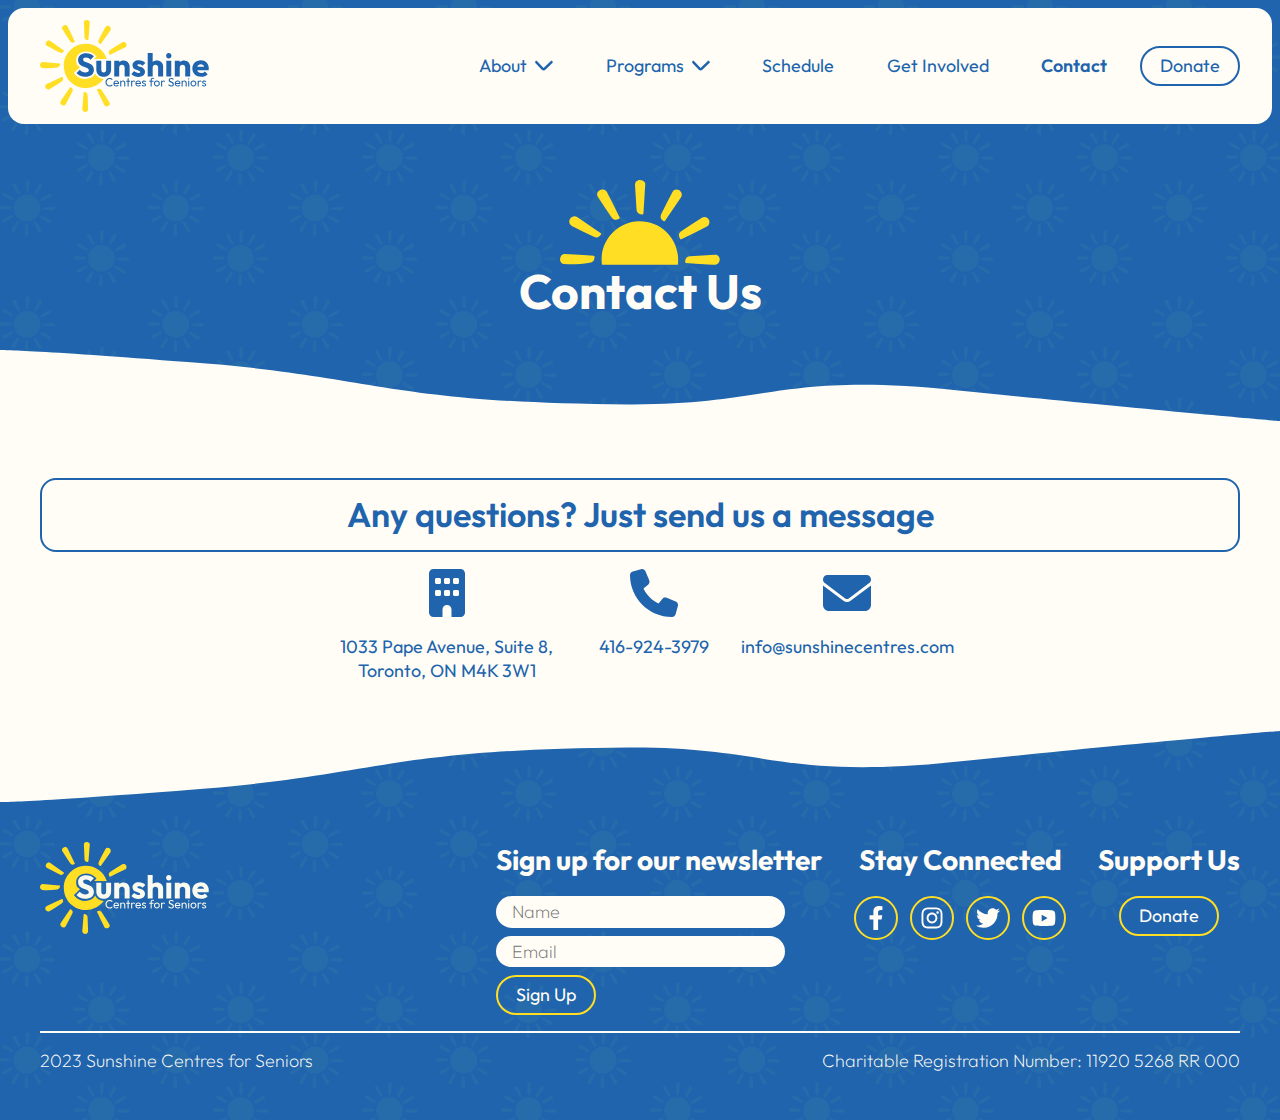
<file: contact.html>
<!DOCTYPE html>
<html lang="en">

<head>
    <meta charset="UTF-8">
    <meta name="viewport" content="width=device-width, initial-scale=1.0">
    <title>Sunshine Centres for Seniors - Home</title>
    <link rel="preconnect" href="https://fonts.googleapis.com">
    <link rel="preconnect" href="https://fonts.gstatic.com" crossorigin>
    <link href="https://fonts.googleapis.com/css2?family=Outfit:wght@200;300;400;500;600;700&display=swap"
        rel="stylesheet">
    <link rel="stylesheet" href="./styles/style.css">
</head>

<body class="bg-primary-300">
    <header class="primary-header | bg-neutral-200">
        <div class="container">
            <div class="nav-wrapper">
                <a class="nav-logo" id="nav-logo" href="./index.html"><img src="./assets/blueSunshineLogo.svg"
                        alt="Sunshine Centres for Seniors"></a>
                <button class="mobile-nav-toggle" aria-controls="primary-navigation" aria-expanded="false">
                    <span class="visually-hidden">Menu</span>
                    <div class="line1 | bg-primary-300"></div>
                    <div class="line2 | bg-primary-300"></div>
                    <div class="line3 | bg-primary-300"></div>
                </button>
                <nav class="primary-navigation" id="primary-navigation">
                    <ul class="nav-list" role="list">
                        <li data-dropdown>
                            <button class="nav-item" data-dropdown-button aria-controls="about-dropdown"
                                aria-expanded="false">
                                About
                                <svg id="dropdown-arrow" xmlns="http://www.w3.org/2000/svg" viewBox="0 0 14 8"
                                    aria-hidden="true">
                                    <path
                                        d="m6.8,7.6q-.1,0,0,0c-.6,0-1.1-.2-1.5-.6L.3,1.7C0,1.3,0,.7.3.3.7-.1,1.3-.1,1.7.3l5,5.3L12.2.3c.4-.4,1-.4,1.4,0,.4.4.4,1,0,1.4l-5.5,5.3c-.3.4-.8.6-1.3.6Z" />
                                </svg>
                            </button>
                            <ul class="nav-list" id="about-dropdown" data-dropdown-menu role="list">
                                <li>
                                    <a class="nav-item" href="./about.html">About Us</a>
                                </li>
                                <li>
                                    <a class="nav-item" href="./history.html">Our History</a>
                                </li>
                                <li>
                                    <a class="nav-item" href="./team.html">Our Team</a>
                                </li>
                            </ul>
                        </li>
                        <li data-dropdown>
                            <button class="nav-item" data-dropdown-button aria-controls="program-dropdown"
                                aria-expanded="false">
                                Programs
                                <svg id="dropdown-arrow" xmlns="http://www.w3.org/2000/svg" viewBox="0 0 14 8"
                                    aria-hidden="true">
                                    <path
                                        d="m6.8,7.6q-.1,0,0,0c-.6,0-1.1-.2-1.5-.6L.3,1.7C0,1.3,0,.7.3.3.7-.1,1.3-.1,1.7.3l5,5.3L12.2.3c.4-.4,1-.4,1.4,0,.4.4.4,1,0,1.4l-5.5,5.3c-.3.4-.8.6-1.3.6Z" />
                                </svg>
                            </button>
                            <ul class="nav-list" id="program-dropdown" data-dropdown-menu role="list">
                                <li>
                                    <a class="nav-item" href="./in-person.html">In-Person</a>
                                </li>
                                <li>
                                    <a class="nav-item" href="./virtual.html">Virtual</a>
                                </li>
                                <li>
                                    <a class="nav-item" href="./camp-sunshine.html">Camp Sunshine</a>
                                </li>
                                <li>
                                    <a class="nav-item" href="./events.html">Events</a>
                                </li>
                            </ul>
                        </li>
                        <li>
                            <a class="nav-item" href="./schedule.html">Schedule</a>
                        </li>
                        <li>
                            <a class="nav-item" href="./get-involved.html">Get Involved</a>
                        </li>
                        <li>
                            <a class="nav-item" href="./contact.html">Contact</a>
                        </li>
                        <li>
                            <a class="nav-item button" href="./donate.html">Donate</a>
                        </li>
                    </ul>
                </nav>
            </div>
        </div>
    </header>

    <main>
        <section class="text-neutral-200 padding-block-large-bottom ">
            <div class="container">
                <img class="sub-header-img | center" src="./assets/halfSun.svg" alt="">
                <h1 class="fs-primary-heading fw-bold text-center center">Contact Us</h1>
            </div>
            <svg class="wave" data-wave-header width="1440" height="264" viewBox="0 0 1440 264" fill="none"
                preserveAspectRatio="none" xmlns="http://www.w3.org/2000/svg" aria-hidden="true">
                <path
                    d="M232.176 44.894C41.5983 -0.0632666 4.74362e-07 3.05176e-05 4.74362e-07 3.05176e-05L0 264L1440 264L1440 234.586C1440 234.586 1281.3 194.535 1078.39 133.389C875.466 72.2432 867.245 182.692 706.393 179.58C439.754 174.421 422.754 89.8513 232.176 44.894Z"
                    fill="#FFFDF5" />
            </svg>
        </section>

        <section class="bg-neutral-200 padding-block-700 flow">
            <div class="contact-form-wrapper | container flow text-center">
                <h2 class="fs-secondary-heading fw-semi-bold">Any questions? Just send us a message</h2>
            </div>
            <div class="container text-center">
                <ul class="contact-detail-container" role="list" aria-label="Contact Details">
                    <li class="contact-detail | flow">
                            <svg>
                                <use xlink:href="./assets/contactIcons.svg#building"></use>
                            </svg>
                        <a class="inline-link" aria-label="Adress" href="https://goo.gl/maps/WtRW857bAMUTUHfUA">1033 Pape Avenue, Suite 8, Toronto, ON M4K 3W1</a>
                    </li>
                    <li class="contact-detail | flow">
                            <svg>
                                <use xlink:href="./assets/contactIcons.svg#phone"></use>
                            </svg>
                        <a class="inline-link" aria-label="Phone Number" href="tel:+416-924-3979">416-924-3979</a>
                    </li>
                    <li class="contact-detail | flow">
                            <svg>
                                <use xlink:href="./assets/contactIcons.svg#envelope"></use>
                            </svg>
                        <a class="inline-link" aria-label="Email" href="mailto:info@sunshinecentres.com">info@sunshinecentres.com</a>
                    </li>
                </ul>
            </div>
            <svg class="wave" width="1440" height="264" viewBox="0 0 1440 264" preserveAspectRatio="none" fill="none"
                xmlns="http://www.w3.org/2000/svg" aria-hidden="true">
                <path
                    d="M232.176 219.106C41.5983 264.064 4.74362e-07 264 4.74362e-07 264L0 0.000123353L1440 0.000125889L1440 29.414C1440 29.414 1281.3 69.4654 1078.39 130.611C875.466 191.757 867.245 81.308 706.393 84.4203C439.754 89.5795 422.754 174.149 232.176 219.106Z"
                    fill="var(--clr-neutral-200)" />
            </svg>
        </section>
    </main>

    <footer class="primary-footer | text-neutral-200 padding-block-large-top text-center">
        <div class="container">
            <div class="primary-footer-wrapper">
                <div>
                    <a class="footer-logo" href="./index.html" class="sunshinelogo"><img
                            src="./assets/whiteSunshineLogo.svg" alt="Sunshine Centres for Seniors"></a>
                </div>
                <div class="form-social-donate">
                    <div class="flow">
                        <h2 class="fs-600 fw-bold">Sign up for our newsletter</h2>
                        <form class="subscribe-form" action="">
                            <label class="visually-hidden" for="name">Name</label>
                            <input type="text" id="name" placeholder="Name">

                            <label class="visually-hidden" for="email">Email</label>
                            <input type="email" id="email" placeholder="Email">
                            <button class="button" data-color="yellow">Sign Up</button>
                        </form>
                    </div>
                    <div class="social-donate">
                        <div class="flow">
                            <h2 class="fs-600 fw-bold">Stay Connected</h2>
                            <ul class="social-list" role="list" aria-label="Social links">
                                <li>
                                    <a class="button" data-color="yellow" aria-label="facebook"
                                        href="https://www.facebook.com/SunshineCentresforSeniors/">
                                        <svg class="social-icon">
                                            <use xlink:href="./assets/socialIcons.svg#iconFacebook"></use>
                                        </svg>
                                    </a>
                                </li>
                                <li>
                                    <a class="button" data-color="yellow" aria-label="instagram"
                                        href="https://www.instagram.com/sunshinecentres/?hl=en">
                                        <svg class="social-icon">
                                            <use xlink:href="./assets/socialIcons.svg#iconInstagram"></use>
                                        </svg>
                                    </a>
                                </li>
                                <li>
                                    <a class="button" data-color="yellow" aria-label="twitter"
                                        href="https://twitter.com/scstoronto?lang=en">
                                        <svg class="social-icon">
                                            <use xlink:href="./assets/socialIcons.svg#iconTwitter"></use>
                                        </svg>
                                    </a>
                                </li>
                                <li>
                                    <a class="button" data-color="yellow" aria-label="youtube"
                                        href="https://www.youtube.com/@sunshinecentresforseniors9867">
                                        <svg class="social-icon">
                                            <use xlink:href="./assets/socialIcons.svg#iconYoutube"></use>
                                        </svg>
                                    </a>
                                </li>
                            </ul>
                        </div>
                        <div class="flow">
                            <h2 class="fs-600 fw-bold">Support Us</h2>
                            <a href="./assets/donate.html" class="button" data-color="yellow">Donate</a>
                        </div>
                    </div>
                </div>
            </div>
            <div class=" copyright-charity-number">
                <p>2023 Sunshine Centres for Seniors</p>
                <p>Charitable Registration Number: 11920 5268 RR 000</p>
            </div>
        </div>
    </footer>
    <script src="./script/script.js"></script>
</body>

</html>
</file>
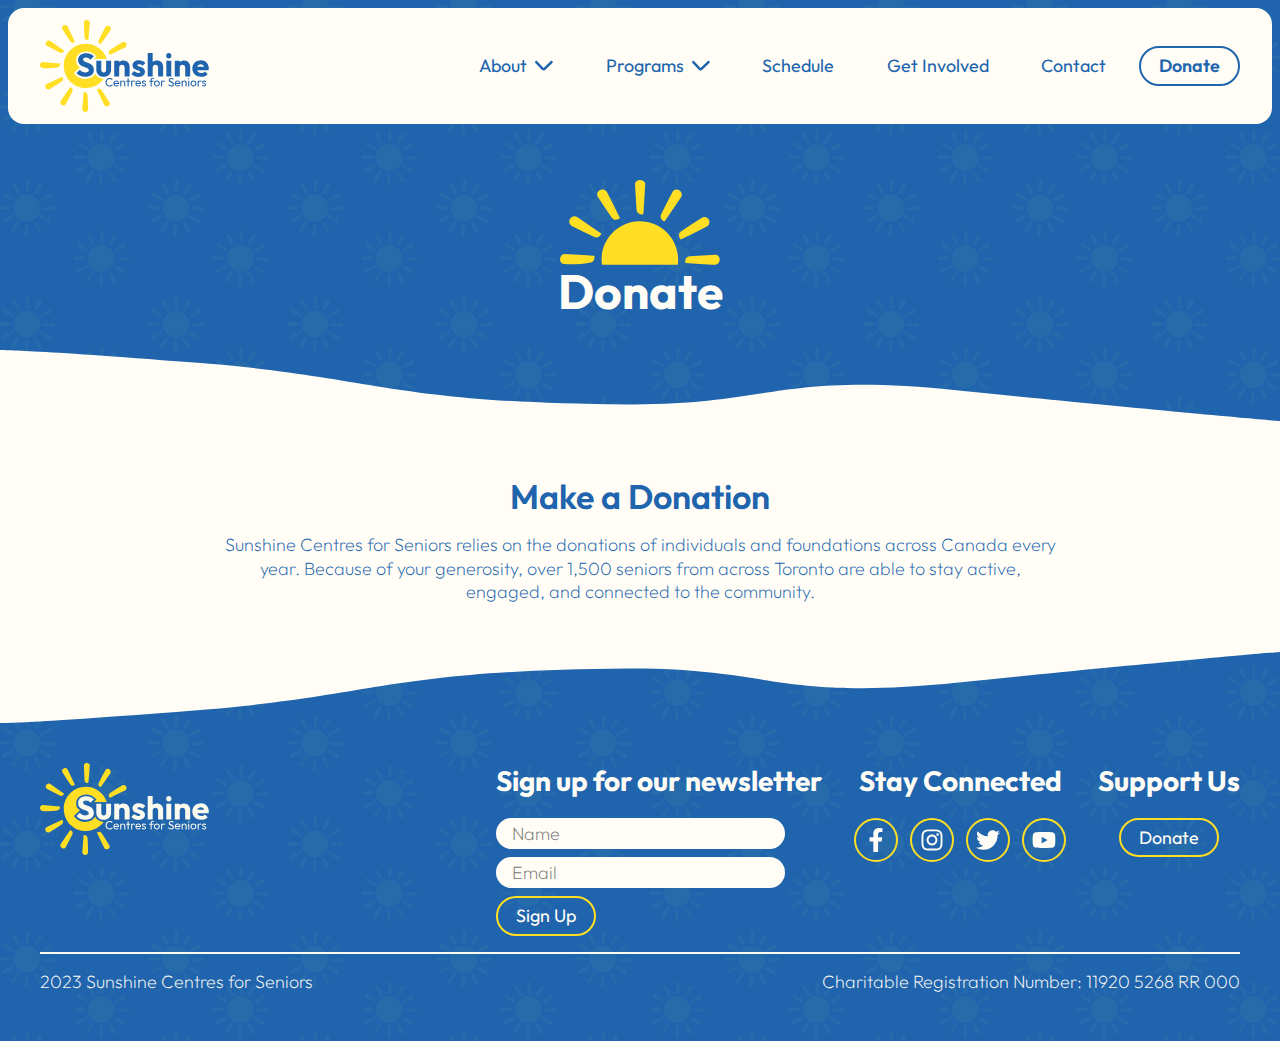
<file: donate.html>
<!DOCTYPE html>
<html lang="en">

<head>
    <meta charset="UTF-8">
    <meta name="viewport" content="width=device-width, initial-scale=1.0">
    <title>Sunshine Centres for Seniors - Home</title>
    <link rel="preconnect" href="https://fonts.googleapis.com">
    <link rel="preconnect" href="https://fonts.gstatic.com" crossorigin>
    <link href="https://fonts.googleapis.com/css2?family=Outfit:wght@200;300;400;500;600;700&display=swap"
        rel="stylesheet">
    <link rel="stylesheet" href="./styles/style.css">
</head>

<body class="bg-primary-300">
    <header class="primary-header | bg-neutral-200">
        <div class="container">
            <div class="nav-wrapper">
                <a class="nav-logo" id="nav-logo" href="./index.html"><img src="./assets/blueSunshineLogo.svg"
                        alt="Sunshine Centres for Seniors"></a>
                <button class="mobile-nav-toggle" aria-controls="primary-navigation" aria-expanded="false">
                    <span class="visually-hidden">Menu</span>
                    <div class="line1 | bg-primary-300"></div>
                    <div class="line2 | bg-primary-300"></div>
                    <div class="line3 | bg-primary-300"></div>
                </button>
                <nav class="primary-navigation" id="primary-navigation">
                    <ul class="nav-list" role="list">
                        <li data-dropdown>
                            <button class="nav-item" data-dropdown-button aria-controls="about-dropdown"
                                aria-expanded="false">
                                About
                                <svg id="dropdown-arrow" xmlns="http://www.w3.org/2000/svg" viewBox="0 0 14 8"
                                    aria-hidden="true">
                                    <path
                                        d="m6.8,7.6q-.1,0,0,0c-.6,0-1.1-.2-1.5-.6L.3,1.7C0,1.3,0,.7.3.3.7-.1,1.3-.1,1.7.3l5,5.3L12.2.3c.4-.4,1-.4,1.4,0,.4.4.4,1,0,1.4l-5.5,5.3c-.3.4-.8.6-1.3.6Z" />
                                </svg>
                            </button>
                            <ul class="nav-list" id="about-dropdown" data-dropdown-menu role="list">
                                <li>
                                    <a class="nav-item" href="./about.html">About Us</a>
                                </li>
                                <li>
                                    <a class="nav-item" href="./history.html">Our History</a>
                                </li>
                                <li>
                                    <a class="nav-item" href="./team.html">Our Team</a>
                                </li>
                            </ul>
                        </li>
                        <li data-dropdown>
                            <button class="nav-item" data-dropdown-button aria-controls="program-dropdown"
                                aria-expanded="false">
                                Programs
                                <svg id="dropdown-arrow" xmlns="http://www.w3.org/2000/svg" viewBox="0 0 14 8"
                                    aria-hidden="true">
                                    <path
                                        d="m6.8,7.6q-.1,0,0,0c-.6,0-1.1-.2-1.5-.6L.3,1.7C0,1.3,0,.7.3.3.7-.1,1.3-.1,1.7.3l5,5.3L12.2.3c.4-.4,1-.4,1.4,0,.4.4.4,1,0,1.4l-5.5,5.3c-.3.4-.8.6-1.3.6Z" />
                                </svg>
                            </button>
                            <ul class="nav-list" id="program-dropdown" data-dropdown-menu role="list">
                                <li>
                                    <a class="nav-item" href="./in-person.html">In-Person</a>
                                </li>
                                <li>
                                    <a class="nav-item" href="./virtual.html">Virtual</a>
                                </li>
                                <li>
                                    <a class="nav-item" href="./camp-sunshine.html">Camp Sunshine</a>
                                </li>
                                <li>
                                    <a class="nav-item" href="./events.html">Events</a>
                                </li>
                            </ul>
                        </li>
                        <li>
                            <a class="nav-item" href="./schedule.html">Schedule</a>
                        </li>
                        <li>
                            <a class="nav-item" href="./get-involved.html">Get Involved</a>
                        </li>
                        <li>
                            <a class="nav-item" href="./contact.html">Contact</a>
                        </li>
                        <li>
                            <a class="nav-item button" href="./donate.html">Donate</a>
                        </li>
                    </ul>
                </nav>
            </div>
        </div>
    </header>

    <main>
        <section class="text-neutral-200 padding-block-large-bottom ">
            <div class="container">
                <img class="sub-header-img | center" src="./assets/halfSun.svg" alt="">
                <h1 class="fs-primary-heading fw-bold text-center center">Donate</h1>
            </div>
            <svg class="wave" data-wave-header width="1440" height="264" viewBox="0 0 1440 264" fill="none"
                preserveAspectRatio="none" xmlns="http://www.w3.org/2000/svg" aria-hidden="true">
                <path
                    d="M232.176 44.894C41.5983 -0.0632666 4.74362e-07 3.05176e-05 4.74362e-07 3.05176e-05L0 264L1440 264L1440 234.586C1440 234.586 1281.3 194.535 1078.39 133.389C875.466 72.2432 867.245 182.692 706.393 179.58C439.754 174.421 422.754 89.8513 232.176 44.894Z"
                    fill="#FFFDF5" />
            </svg>
        </section>

        <section class=" bg-neutral-200 padding-block-700">
            <div class="container flow text-center">
                <h2 class="fs-secondary-heading fw-semi-bold">Make a Donation</h2>
                <p class="center">Sunshine Centres for Seniors relies on the donations of individuals and foundations across Canada every year. Because of
                your generosity, over 1,500 seniors from across Toronto are able to stay active, engaged, and connected to the
                community.</p>
            </div>
            <svg class="wave" width="1440" height="264" viewBox="0 0 1440 264" preserveAspectRatio="none" fill="none"
                xmlns="http://www.w3.org/2000/svg" aria-hidden="true">
                <path
                    d="M232.176 219.106C41.5983 264.064 4.74362e-07 264 4.74362e-07 264L0 0.000123353L1440 0.000125889L1440 29.414C1440 29.414 1281.3 69.4654 1078.39 130.611C875.466 191.757 867.245 81.308 706.393 84.4203C439.754 89.5795 422.754 174.149 232.176 219.106Z"
                    fill="var(--clr-neutral-200)" />
            </svg>
        </section>
    </main>

    <footer class="primary-footer | text-neutral-200 padding-block-large-top text-center">
        <div class="container">
            <div class="primary-footer-wrapper">
                <div>
                    <a class="footer-logo" href="./index.html" class="sunshinelogo"><img
                            src="./assets/whiteSunshineLogo.svg" alt="Sunshine Centres for Seniors"></a>
                </div>
                <div class="form-social-donate">
                    <div class="flow">
                        <h2 class="fs-600 fw-bold">Sign up for our newsletter</h2>
                        <form class="subscribe-form" action="">
                            <label class="visually-hidden" for="name">Name</label>
                            <input type="text" id="name" placeholder="Name">

                            <label class="visually-hidden" for="email">Email</label>
                            <input type="email" id="email" placeholder="Email">
                            <button class="button" data-color="yellow">Sign Up</button>
                        </form>
                    </div>
                    <div class="social-donate">
                        <div class="flow">
                            <h2 class="fs-600 fw-bold">Stay Connected</h2>
                            <ul class="social-list" role="list" aria-label="Social links">
                                <li>
                                    <a class="button" data-color="yellow" aria-label="facebook"
                                        href="https://www.facebook.com/SunshineCentresforSeniors/">
                                        <svg class="social-icon">
                                            <use xlink:href="./assets/socialIcons.svg#iconFacebook"></use>
                                        </svg>
                                    </a>
                                </li>
                                <li>
                                    <a class="button" data-color="yellow" aria-label="instagram"
                                        href="https://www.instagram.com/sunshinecentres/?hl=en">
                                        <svg class="social-icon">
                                            <use xlink:href="./assets/socialIcons.svg#iconInstagram"></use>
                                        </svg>
                                    </a>
                                </li>
                                <li>
                                    <a class="button" data-color="yellow" aria-label="twitter"
                                        href="https://twitter.com/scstoronto?lang=en">
                                        <svg class="social-icon">
                                            <use xlink:href="./assets/socialIcons.svg#iconTwitter"></use>
                                        </svg>
                                    </a>
                                </li>
                                <li>
                                    <a class="button" data-color="yellow" aria-label="youtube"
                                        href="https://www.youtube.com/@sunshinecentresforseniors9867">
                                        <svg class="social-icon">
                                            <use xlink:href="./assets/socialIcons.svg#iconYoutube"></use>
                                        </svg>
                                    </a>
                                </li>
                            </ul>
                        </div>
                        <div class="flow">
                            <h2 class="fs-600 fw-bold">Support Us</h2>
                            <a href="./assets/donate.html" class="button" data-color="yellow">Donate</a>
                        </div>
                    </div>
                </div>
            </div>
            <div class=" copyright-charity-number">
                <p>2023 Sunshine Centres for Seniors</p>
                <p>Charitable Registration Number: 11920 5268 RR 000</p>
            </div>
        </div>
    </footer>
    <script src="./script/script.js"></script>
</body>

</html>
</file>
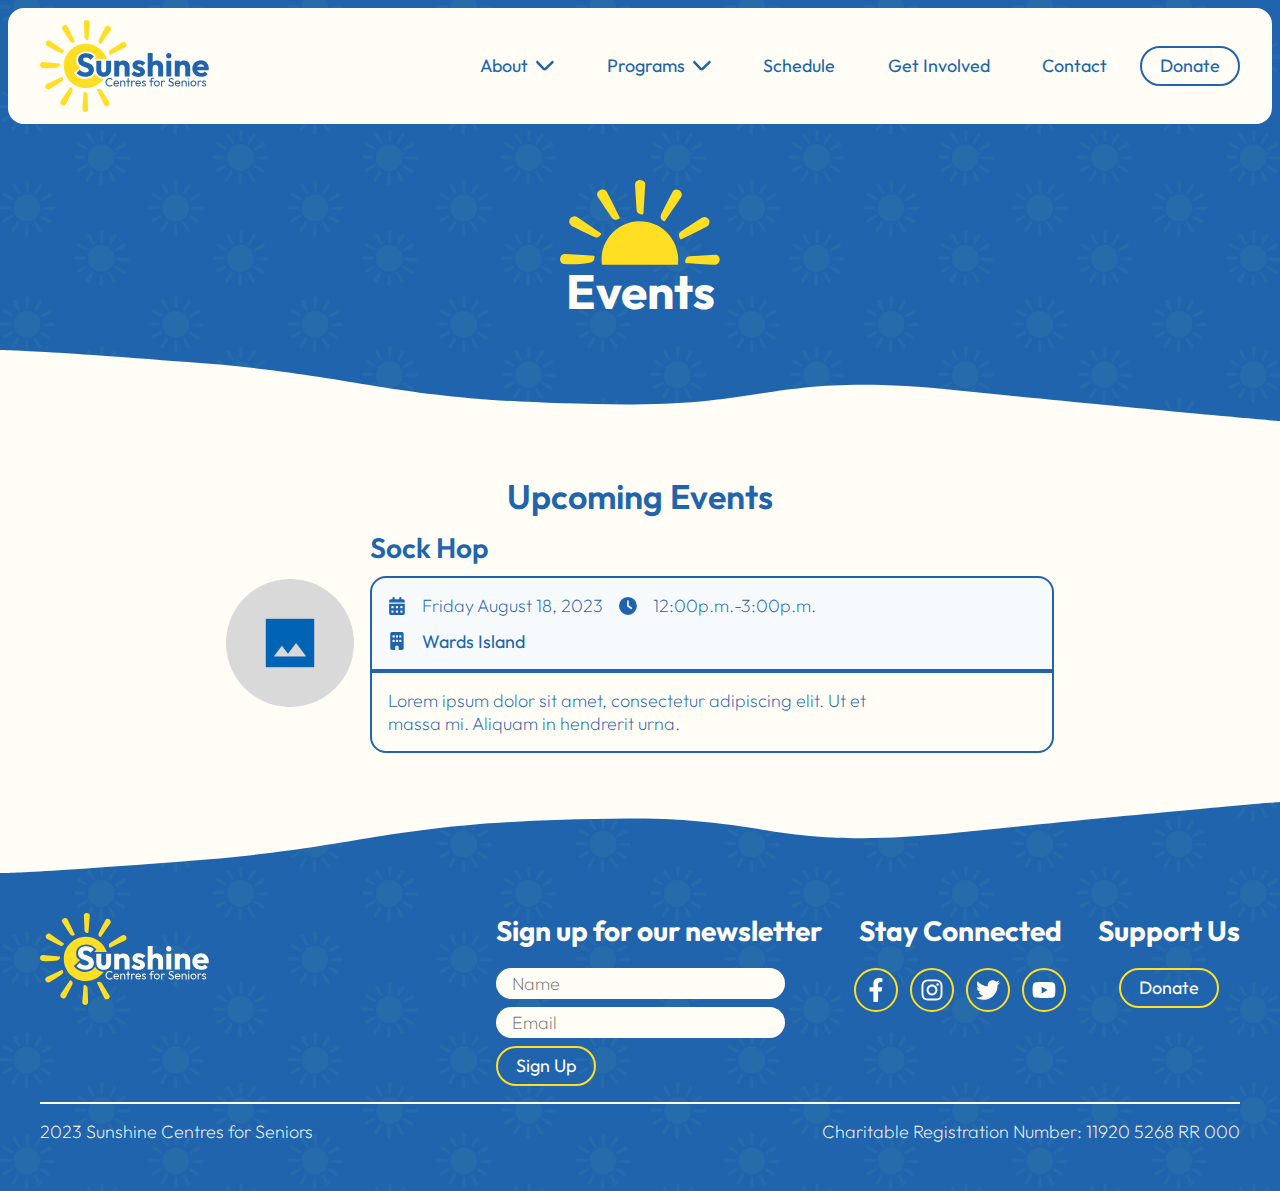
<file: events.html>
<!DOCTYPE html>
<html lang="en">

<head>
    <meta charset="UTF-8">
    <meta name="viewport" content="width=device-width, initial-scale=1.0">
    <title>Sunshine Centres for Seniors - Home</title>
    <link rel="preconnect" href="https://fonts.googleapis.com">
    <link rel="preconnect" href="https://fonts.gstatic.com" crossorigin>
    <link href="https://fonts.googleapis.com/css2?family=Outfit:wght@200;300;400;500;600;700&display=swap"
        rel="stylesheet">
    <link rel="stylesheet" href="./styles/style.css">
</head>

<body class="bg-primary-300">
    <header class="primary-header | bg-neutral-200">
        <div class="container">
            <div class="nav-wrapper">
                <a class="nav-logo" id="nav-logo" href="./index.html"><img src="./assets/blueSunshineLogo.svg"
                        alt="Sunshine Centres for Seniors"></a>
                <button class="mobile-nav-toggle" aria-controls="primary-navigation" aria-expanded="false">
                    <span class="visually-hidden">Menu</span>
                    <div class="line1 | bg-primary-300"></div>
                    <div class="line2 | bg-primary-300"></div>
                    <div class="line3 | bg-primary-300"></div>
                </button>
                <nav class="primary-navigation" id="primary-navigation">
                    <ul class="nav-list" role="list">
                        <li data-dropdown>
                            <button class="nav-item" data-dropdown-button aria-controls="about-dropdown"
                                aria-expanded="false">
                                About
                                <svg id="dropdown-arrow" xmlns="http://www.w3.org/2000/svg" viewBox="0 0 14 8"
                                    aria-hidden="true">
                                    <path
                                        d="m6.8,7.6q-.1,0,0,0c-.6,0-1.1-.2-1.5-.6L.3,1.7C0,1.3,0,.7.3.3.7-.1,1.3-.1,1.7.3l5,5.3L12.2.3c.4-.4,1-.4,1.4,0,.4.4.4,1,0,1.4l-5.5,5.3c-.3.4-.8.6-1.3.6Z" />
                                </svg>
                            </button>
                            <ul class="nav-list" id="about-dropdown" data-dropdown-menu role="list">
                                <li>
                                    <a class="nav-item" href="./about.html">About Us</a>
                                </li>
                                <li>
                                    <a class="nav-item" href="./history.html">Our History</a>
                                </li>
                                <li>
                                    <a class="nav-item" href="./team.html">Our Team</a>
                                </li>
                            </ul>
                        </li>
                        <li data-dropdown>
                            <button class="nav-item" data-dropdown-button aria-controls="program-dropdown"
                                aria-expanded="false">
                                Programs
                                <svg id="dropdown-arrow" xmlns="http://www.w3.org/2000/svg" viewBox="0 0 14 8"
                                    aria-hidden="true">
                                    <path
                                        d="m6.8,7.6q-.1,0,0,0c-.6,0-1.1-.2-1.5-.6L.3,1.7C0,1.3,0,.7.3.3.7-.1,1.3-.1,1.7.3l5,5.3L12.2.3c.4-.4,1-.4,1.4,0,.4.4.4,1,0,1.4l-5.5,5.3c-.3.4-.8.6-1.3.6Z" />
                                </svg>
                            </button>
                            <ul class="nav-list" id="program-dropdown" data-dropdown-menu role="list">
                                <li>
                                    <a class="nav-item" href="./in-person.html">In-Person</a>
                                </li>
                                <li>
                                    <a class="nav-item" href="./virtual.html">Virtual</a>
                                </li>
                                <li>
                                    <a class="nav-item" href="./camp-sunshine.html">Camp Sunshine</a>
                                </li>
                                <li>
                                    <a class="nav-item" href="./events.html">Events</a>
                                </li>
                            </ul>
                        </li>
                        <li>
                            <a class="nav-item" href="./schedule.html">Schedule</a>
                        </li>
                        <li>
                            <a class="nav-item" href="./get-involved.html">Get Involved</a>
                        </li>
                        <li>
                            <a class="nav-item" href="./contact.html">Contact</a>
                        </li>
                        <li>
                            <a class="nav-item button" href="./donate.html">Donate</a>
                        </li>
                    </ul>
                </nav>
            </div>
        </div>
    </header>

    <main>
        <section class="text-neutral-200 padding-block-large-bottom ">
            <div class="container">
                <img class="sub-header-img | center" src="./assets/halfSun.svg" alt="">
                <h1 class="fs-primary-heading fw-bold text-center center">Events</h1>
            </div>
            <svg class="wave" data-wave-header width="1440" height="264" viewBox="0 0 1440 264" fill="none"
                preserveAspectRatio="none" xmlns="http://www.w3.org/2000/svg" aria-hidden="true">
                <path
                    d="M232.176 44.894C41.5983 -0.0632666 4.74362e-07 3.05176e-05 4.74362e-07 3.05176e-05L0 264L1440 264L1440 234.586C1440 234.586 1281.3 194.535 1078.39 133.389C875.466 72.2432 867.245 182.692 706.393 179.58C439.754 174.421 422.754 89.8513 232.176 44.894Z"
                    fill="#FFFDF5" />
            </svg>
        </section>

        <section class=" bg-neutral-200">
            <div class="container flow padding-block-700">
                <h2 class="fs-secondary-heading fw-semi-bold text-center ">Upcoming Events</h2>
                <ul class="flow" role="list">
                    <li class="program-container">
                        <img src="./assets/imageFiller.svg" alt="">
                        <div class="program-text | flow">
                            <h3 class="fs-teritary-heading fw-semi-bold">Sock Hop</h3>
                            <div>
                                <div class="program-details | flow">
                                    <div class="program-time-date">
                                        <div class="date">
                                            <svg class="program-icon">
                                                <use xlink:href="./assets/program-icons.svg#calendar"></use>
                                            </svg>
                                            <div>
                                                <p>Friday August 18, 2023</p>
                                            </div>
                                        </div>
                                        <div class="time">
                                            <svg class="program-icon">
                                                <use xlink:href="./assets/program-icons.svg#clock"></use>
                                            </svg>
                                            <div>
                                                <p>12:00p.m.-3:00p.m.</p>
                                            </div>
                                        </div>
                                    </div>
                                    <div class="program-adress-details">
                                        <div class="adress">
                                            <svg class="program-icon">
                                                <use xlink:href="./assets/program-icons.svg#building"></use>
                                            </svg>
                                            <div>
                                                <a href="https://goo.gl/maps/s6U2VFsYS1SNsJuGA" class="inline-link">Wards Island</a>
                                            </div>
                                        </div>
                                    </div>
                                </div>
                                <div class="program-description">
                                    <p> Lorem ipsum dolor sit amet, consectetur adipiscing elit. Ut et massa mi. Aliquam in hendrerit urna.</p>
                                </div>
                            </div>
                        </div>
                    </li>
                </ul>
            </div>
            <svg class="wave" width="1440" height="264" viewBox="0 0 1440 264" preserveAspectRatio="none" fill="none"
                xmlns="http://www.w3.org/2000/svg" aria-hidden="true">
                <path
                    d="M232.176 219.106C41.5983 264.064 4.74362e-07 264 4.74362e-07 264L0 0.000123353L1440 0.000125889L1440 29.414C1440 29.414 1281.3 69.4654 1078.39 130.611C875.466 191.757 867.245 81.308 706.393 84.4203C439.754 89.5795 422.754 174.149 232.176 219.106Z"
                    fill="var(--clr-neutral-200)" />
            </svg>
        </section>
    </main>

    <footer class="primary-footer | text-neutral-200 padding-block-large-top text-center">
        <div class="container">
            <div class="primary-footer-wrapper">
                <div>
                    <a class="footer-logo" href="./index.html" class="sunshinelogo"><img
                            src="./assets/whiteSunshineLogo.svg" alt="Sunshine Centres for Seniors"></a>
                </div>
                <div class="form-social-donate">
                    <div class="flow">
                        <h2 class="fs-600 fw-bold">Sign up for our newsletter</h2>
                        <form class="subscribe-form" action="">
                            <label class="visually-hidden" for="name">Name</label>
                            <input type="text" id="name" placeholder="Name">

                            <label class="visually-hidden" for="email">Email</label>
                            <input type="email" id="email" placeholder="Email">
                            <button class="button" data-color="yellow">Sign Up</button>
                        </form>
                    </div>
                    <div class="social-donate">
                        <div class="flow">
                            <h2 class="fs-600 fw-bold">Stay Connected</h2>
                            <ul class="social-list" role="list" aria-label="Social links">
                                <li>
                                    <a class="button" data-color="yellow" aria-label="facebook"
                                        href="https://www.facebook.com/SunshineCentresforSeniors/">
                                        <svg class="social-icon">
                                            <use xlink:href="./assets/socialIcons.svg#iconFacebook"></use>
                                        </svg>
                                    </a>
                                </li>
                                <li>
                                    <a class="button" data-color="yellow" aria-label="instagram"
                                        href="https://www.instagram.com/sunshinecentres/?hl=en">
                                        <svg class="social-icon">
                                            <use xlink:href="./assets/socialIcons.svg#iconInstagram"></use>
                                        </svg>
                                    </a>
                                </li>
                                <li>
                                    <a class="button" data-color="yellow" aria-label="twitter"
                                        href="https://twitter.com/scstoronto?lang=en">
                                        <svg class="social-icon">
                                            <use xlink:href="./assets/socialIcons.svg#iconTwitter"></use>
                                        </svg>
                                    </a>
                                </li>
                                <li>
                                    <a class="button" data-color="yellow" aria-label="youtube"
                                        href="https://www.youtube.com/@sunshinecentresforseniors9867">
                                        <svg class="social-icon">
                                            <use xlink:href="./assets/socialIcons.svg#iconYoutube"></use>
                                        </svg>
                                    </a>
                                </li>
                            </ul>
                        </div>
                        <div class="flow">
                            <h2 class="fs-600 fw-bold">Support Us</h2>
                            <a href="./assets/donate.html" class="button" data-color="yellow">Donate</a>
                        </div>
                    </div>
                </div>
            </div>
            <div class=" copyright-charity-number">
                <p>2023 Sunshine Centres for Seniors</p>
                <p>Charitable Registration Number: 11920 5268 RR 000</p>
            </div>
        </div>
    </footer>
    <script src="./script/script.js"></script>
</body>

</html>
</file>
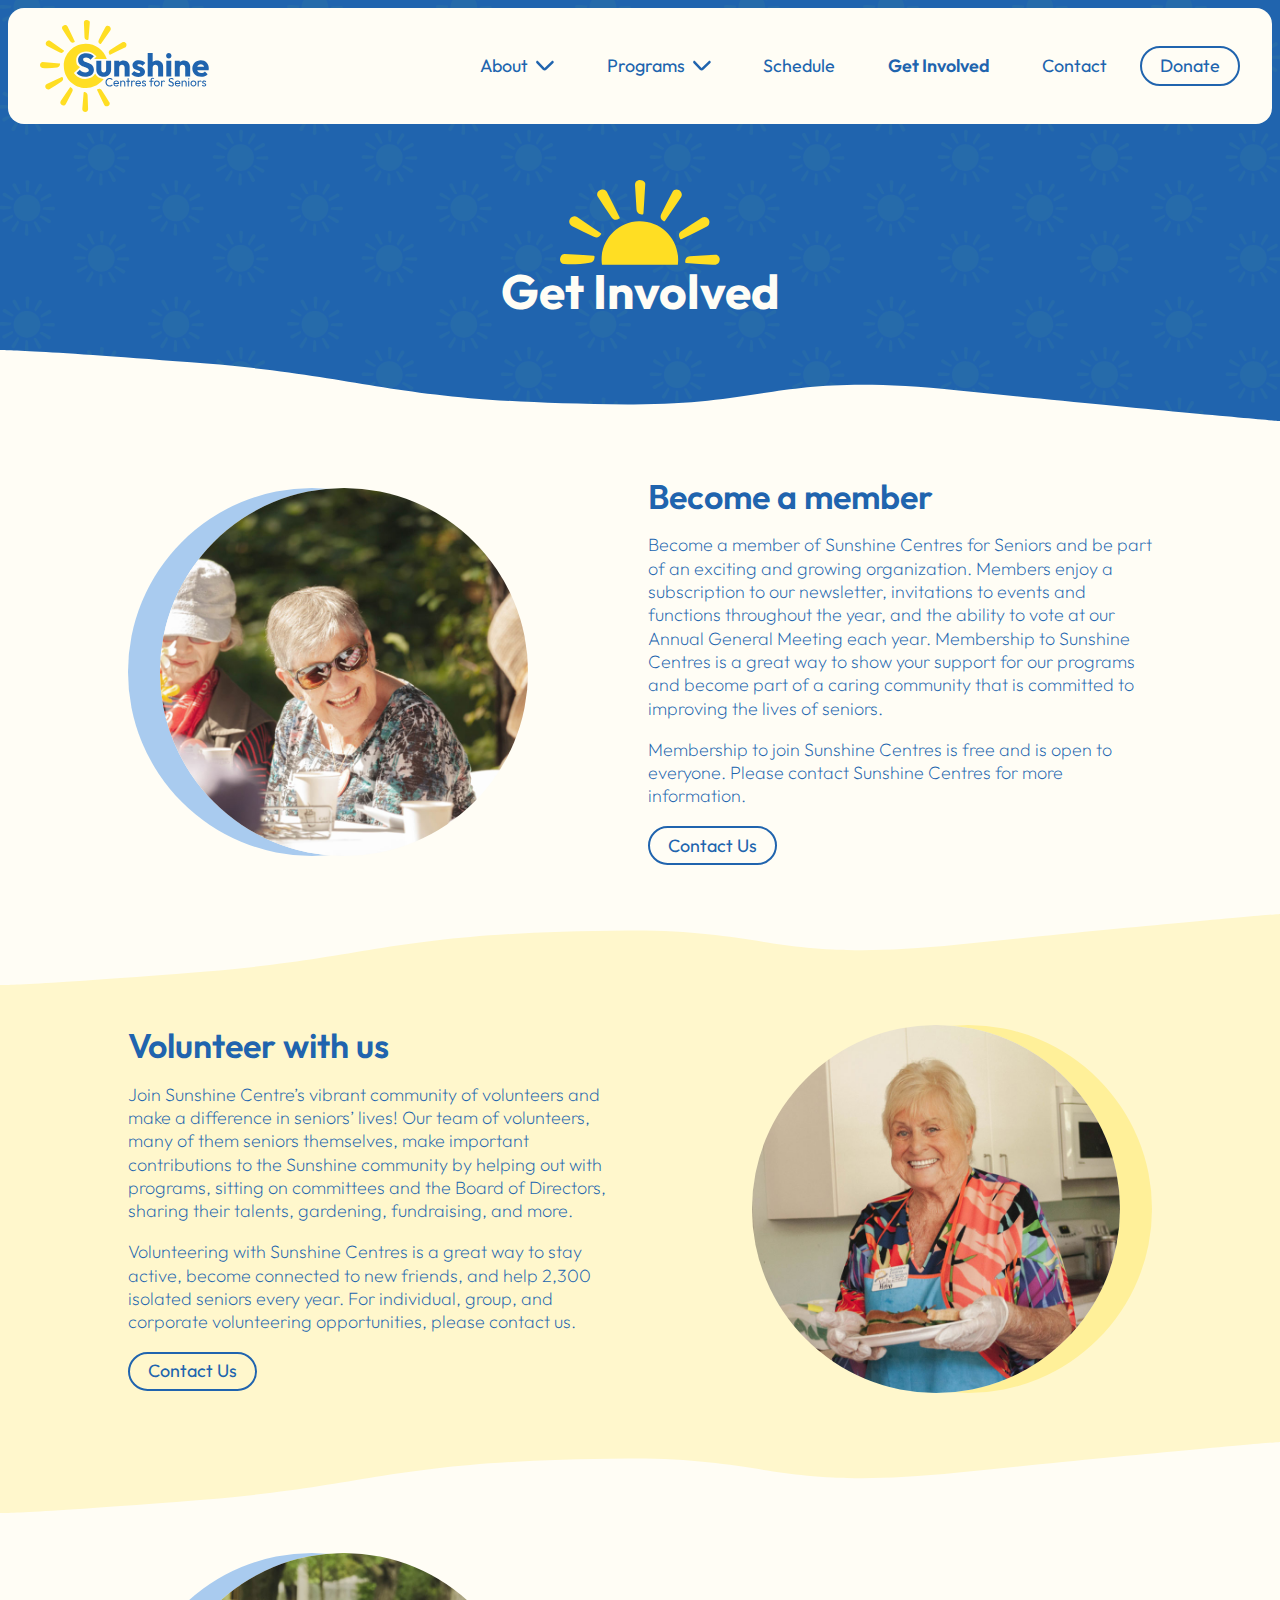
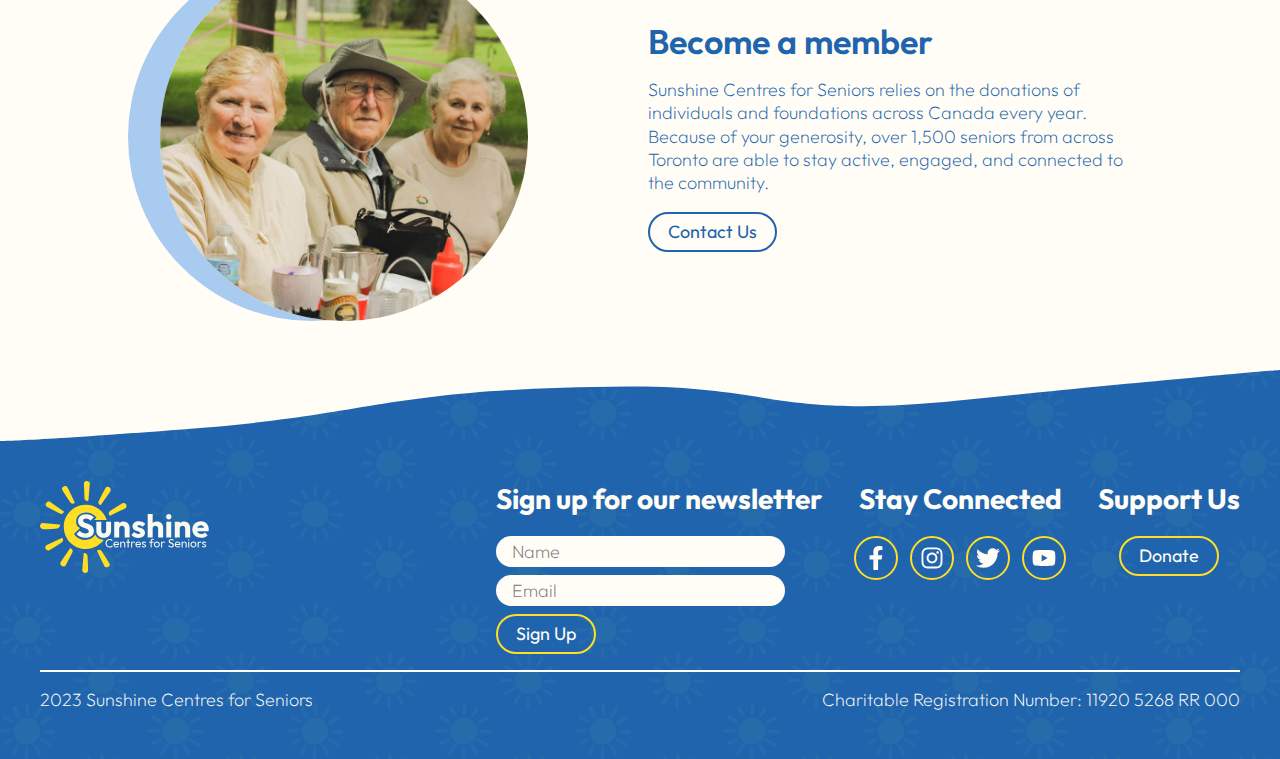
<file: get-involved.html>
<!DOCTYPE html>
<html lang="en">

<head>
    <meta charset="UTF-8">
    <meta name="viewport" content="width=device-width, initial-scale=1.0">
    <title>Sunshine Centres for Seniors - Home</title>
    <link rel="preconnect" href="https://fonts.googleapis.com">
    <link rel="preconnect" href="https://fonts.gstatic.com" crossorigin>
    <link href="https://fonts.googleapis.com/css2?family=Outfit:wght@200;300;400;500;600;700&display=swap"
        rel="stylesheet">
    <link rel="stylesheet" href="./styles/style.css">
</head>

<body class="bg-primary-300">
    <header class="primary-header | bg-neutral-200">
        <div class="container">
            <div class="nav-wrapper">
                <a class="nav-logo" id="nav-logo" href="./index.html"><img src="./assets/blueSunshineLogo.svg"
                        alt="Sunshine Centres for Seniors"></a>
                <button class="mobile-nav-toggle" aria-controls="primary-navigation" aria-expanded="false">
                    <span class="visually-hidden">Menu</span>
                    <div class="line1 | bg-primary-300"></div>
                    <div class="line2 | bg-primary-300"></div>
                    <div class="line3 | bg-primary-300"></div>
                </button>
                <nav class="primary-navigation" id="primary-navigation">
                    <ul class="nav-list" role="list">
                        <li data-dropdown>
                            <button class="nav-item" data-dropdown-button aria-controls="about-dropdown"
                                aria-expanded="false">
                                About
                                <svg id="dropdown-arrow" xmlns="http://www.w3.org/2000/svg" viewBox="0 0 14 8"
                                    aria-hidden="true">
                                    <path
                                        d="m6.8,7.6q-.1,0,0,0c-.6,0-1.1-.2-1.5-.6L.3,1.7C0,1.3,0,.7.3.3.7-.1,1.3-.1,1.7.3l5,5.3L12.2.3c.4-.4,1-.4,1.4,0,.4.4.4,1,0,1.4l-5.5,5.3c-.3.4-.8.6-1.3.6Z" />
                                </svg>
                            </button>
                            <ul class="nav-list" id="about-dropdown" data-dropdown-menu role="list">
                                <li>
                                    <a class="nav-item" href="./about.html">About Us</a>
                                </li>
                                <li>
                                    <a class="nav-item" href="./history.html">Our History</a>
                                </li>
                                <li>
                                    <a class="nav-item" href="./team.html">Our Team</a>
                                </li>
                            </ul>
                        </li>
                        <li data-dropdown>
                            <button class="nav-item" data-dropdown-button aria-controls="program-dropdown"
                                aria-expanded="false">
                                Programs
                                <svg id="dropdown-arrow" xmlns="http://www.w3.org/2000/svg" viewBox="0 0 14 8"
                                    aria-hidden="true">
                                    <path
                                        d="m6.8,7.6q-.1,0,0,0c-.6,0-1.1-.2-1.5-.6L.3,1.7C0,1.3,0,.7.3.3.7-.1,1.3-.1,1.7.3l5,5.3L12.2.3c.4-.4,1-.4,1.4,0,.4.4.4,1,0,1.4l-5.5,5.3c-.3.4-.8.6-1.3.6Z" />
                                </svg>
                            </button>
                            <ul class="nav-list" id="program-dropdown" data-dropdown-menu role="list">
                                <li>
                                    <a class="nav-item" href="./in-person.html">In-Person</a>
                                </li>
                                <li>
                                    <a class="nav-item" href="./virtual.html">Virtual</a>
                                </li>
                                <li>
                                    <a class="nav-item" href="./camp-sunshine.html">Camp Sunshine</a>
                                </li>
                                <li>
                                    <a class="nav-item" href="./events.html">Events</a>
                                </li>
                            </ul>
                        </li>
                        <li>
                            <a class="nav-item" href="./schedule.html">Schedule</a>
                        </li>
                        <li>
                            <a class="nav-item" href="./get-involved.html">Get Involved</a>
                        </li>
                        <li>
                            <a class="nav-item" href="./contact.html">Contact</a>
                        </li>
                        <li>
                            <a class="nav-item button" href="./donate.html">Donate</a>
                        </li>
                    </ul>
                </nav>
            </div>
        </div>
    </header>

    <main>
        <section class="text-neutral-200 padding-block-large-bottom ">
            <div class="container">
                <img class="sub-header-img | center" src="./assets/halfSun.svg" alt="">
                <h1 class="fs-primary-heading fw-bold text-center center">Get Involved</h1>
            </div>
            <svg class="wave" data-wave-header width="1440" height="264" viewBox="0 0 1440 264" fill="none"
                preserveAspectRatio="none" xmlns="http://www.w3.org/2000/svg" aria-hidden="true">
                <path
                    d="M232.176 44.894C41.5983 -0.0632666 4.74362e-07 3.05176e-05 4.74362e-07 3.05176e-05L0 264L1440 264L1440 234.586C1440 234.586 1281.3 194.535 1078.39 133.389C875.466 72.2432 867.245 182.692 706.393 179.58C439.754 174.421 422.754 89.8513 232.176 44.894Z"
                    fill="#FFFDF5" />
            </svg>
        </section>

        <section class=" bg-neutral-200 padding-block-700">
            <div class="container">
                <div class="flex-container">
                    <div class="img-container">
                        <img class="shadow"  data-shadow-clr="blue" src="./assets/member.jpg"
                            alt="Sunshine participant laughing while chatting with other individuals">
                    </div>
                    <div class="text-container | flow">
                        <h2 class="fs-secondary-heading fw-semi-bold">Become a member</h2>
                        <p>Become a member of Sunshine Centres for Seniors and be part of an exciting and growing organization. Members enjoy a
                        subscription to our newsletter, invitations to events and functions throughout the year, and the ability to vote at our
                        Annual General Meeting each year. Membership to Sunshine Centres is a great way to show your support for our programs
                        and become part of a caring community that is committed to improving the lives of seniors.</p>
                        <p>Membership to join Sunshine Centres is free and is open to everyone. Please contact Sunshine Centres for more
                        information.</p>
                        <a class="button" href="./contact.html">Contact Us</a>
                    </div>
                </div>
            </div>
            <svg class="wave" width="1440" height="264" viewBox="0 0 1440 264" preserveAspectRatio="none" fill="none"
                xmlns="http://www.w3.org/2000/svg" aria-hidden="true">
                <path
                    d="M232.176 219.106C41.5983 264.064 4.74362e-07 264 4.74362e-07 264L0 0.000123353L1440 0.000125889L1440 29.414C1440 29.414 1281.3 69.4654 1078.39 130.611C875.466 191.757 867.245 81.308 706.393 84.4203C439.754 89.5795 422.754 174.149 232.176 219.106Z"
                    fill="var(--clr-neutral-200)" />
            </svg>
        </section>

        <section class="bg-neutral-100 padding-block-large-top">
            <div class="container">
                <div class="flex-container" data-reverse="row">
                    <div class="img-container">
                        <img class="shadow" data-shadow-side="right" src="./assets/volunteer.jpg"
                            alt="Sunshine volunteer happily serving lunches">
                    </div>
                    <div class="text-container | flow">
                        <h2 class="fs-secondary-heading fw-semi-bold">Volunteer with us</h2>
                        <p>Join Sunshine Centre’s vibrant community of volunteers and make a difference in seniors’ lives! Our team of volunteers,
                        many of them seniors themselves, make important contributions to the Sunshine community by helping out with programs,
                        sitting on committees and the Board of Directors, sharing their talents, gardening, fundraising, and more.</p>
                        <p>Volunteering with Sunshine Centres is a great way to stay active, become connected to new friends, and help 2,300
                        isolated seniors every year. For individual, group, and corporate volunteering opportunities, please contact us.</p>
                        <a class="button" href="./contact.html">Contact Us</a>
                    </div>
                </div>
            </div>
            <svg class="wave" width="1440" height="264" viewBox="0 0 1440 264" preserveAspectRatio="none" fill="none"
                xmlns="http://www.w3.org/2000/svg" aria-hidden="true">
                <path
                    d="M232.176 219.106C41.5983 264.064 4.74362e-07 264 4.74362e-07 264L0 0.000123353L1440 0.000125889L1440 29.414C1440 29.414 1281.3 69.4654 1078.39 130.611C875.466 191.757 867.245 81.308 706.393 84.4203C439.754 89.5795 422.754 174.149 232.176 219.106Z"
                    fill="var(--clr-neutral-100)" />
            </svg>
        </section>

        <section class=" bg-neutral-200 padding-block-large-top">
            <div class="container">
                <div class="flex-container">
                    <div class="img-container">
                        <img class="shadow" data-shadow-clr="blue" src="./assets/donate.jpg"
                            alt="Three sunshine members enjoying the day together">
                    </div>
                    <div class="text-container | flow">
                        <h2 class="fs-secondary-heading fw-semi-bold">Become a member</h2>
                        <p>Sunshine Centres for Seniors relies on the donations of individuals and foundations across Canada every year. Because of
                        your generosity, over 1,500 seniors from across Toronto are able to stay active, engaged, and connected to the
                        community.</p>
                        <a class="button" href="./contact.html">Contact Us</a>
                    </div>
                </div>
            </div>
            <svg class="wave" width="1440" height="264" viewBox="0 0 1440 264" preserveAspectRatio="none" fill="none"
                xmlns="http://www.w3.org/2000/svg" aria-hidden="true">
                <path
                    d="M232.176 219.106C41.5983 264.064 4.74362e-07 264 4.74362e-07 264L0 0.000123353L1440 0.000125889L1440 29.414C1440 29.414 1281.3 69.4654 1078.39 130.611C875.466 191.757 867.245 81.308 706.393 84.4203C439.754 89.5795 422.754 174.149 232.176 219.106Z"
                    fill="var(--clr-neutral-200)" />
            </svg>
        </section>
    </main>

    <footer class="primary-footer | text-neutral-200 padding-block-large-top text-center">
        <div class="container">
            <div class="primary-footer-wrapper">
                <div>
                    <a class="footer-logo" href="./index.html" class="sunshinelogo"><img
                            src="./assets/whiteSunshineLogo.svg" alt="Sunshine Centres for Seniors"></a>
                </div>
                <div class="form-social-donate">
                    <div class="flow">
                        <h2 class="fs-600 fw-bold">Sign up for our newsletter</h2>
                        <form class="subscribe-form" action="">
                            <label class="visually-hidden" for="name">Name</label>
                            <input type="text" id="name" placeholder="Name">

                            <label class="visually-hidden" for="email">Email</label>
                            <input type="email" id="email" placeholder="Email">
                            <button class="button" data-color="yellow">Sign Up</button>
                        </form>
                    </div>
                    <div class="social-donate">
                        <div class="flow">
                            <h2 class="fs-600 fw-bold">Stay Connected</h2>
                            <ul class="social-list" role="list" aria-label="Social links">
                                <li>
                                    <a class="button" data-color="yellow" aria-label="facebook"
                                        href="https://www.facebook.com/SunshineCentresforSeniors/">
                                        <svg class="social-icon">
                                            <use xlink:href="./assets/socialIcons.svg#iconFacebook"></use>
                                        </svg>
                                    </a>
                                </li>
                                <li>
                                    <a class="button" data-color="yellow" aria-label="instagram"
                                        href="https://www.instagram.com/sunshinecentres/?hl=en">
                                        <svg class="social-icon">
                                            <use xlink:href="./assets/socialIcons.svg#iconInstagram"></use>
                                        </svg>
                                    </a>
                                </li>
                                <li>
                                    <a class="button" data-color="yellow" aria-label="twitter"
                                        href="https://twitter.com/scstoronto?lang=en">
                                        <svg class="social-icon">
                                            <use xlink:href="./assets/socialIcons.svg#iconTwitter"></use>
                                        </svg>
                                    </a>
                                </li>
                                <li>
                                    <a class="button" data-color="yellow" aria-label="youtube"
                                        href="https://www.youtube.com/@sunshinecentresforseniors9867">
                                        <svg class="social-icon">
                                            <use xlink:href="./assets/socialIcons.svg#iconYoutube"></use>
                                        </svg>
                                    </a>
                                </li>
                            </ul>
                        </div>
                        <div class="flow">
                            <h2 class="fs-600 fw-bold">Support Us</h2>
                            <a href="./assets/donate.html" class="button" data-color="yellow">Donate</a>
                        </div>
                    </div>
                </div>
            </div>
            <div class=" copyright-charity-number">
                <p>2023 Sunshine Centres for Seniors</p>
                <p>Charitable Registration Number: 11920 5268 RR 000</p>
            </div>
        </div>
    </footer>
    <script src="./script/script.js"></script>
</body>

</html>
</file>
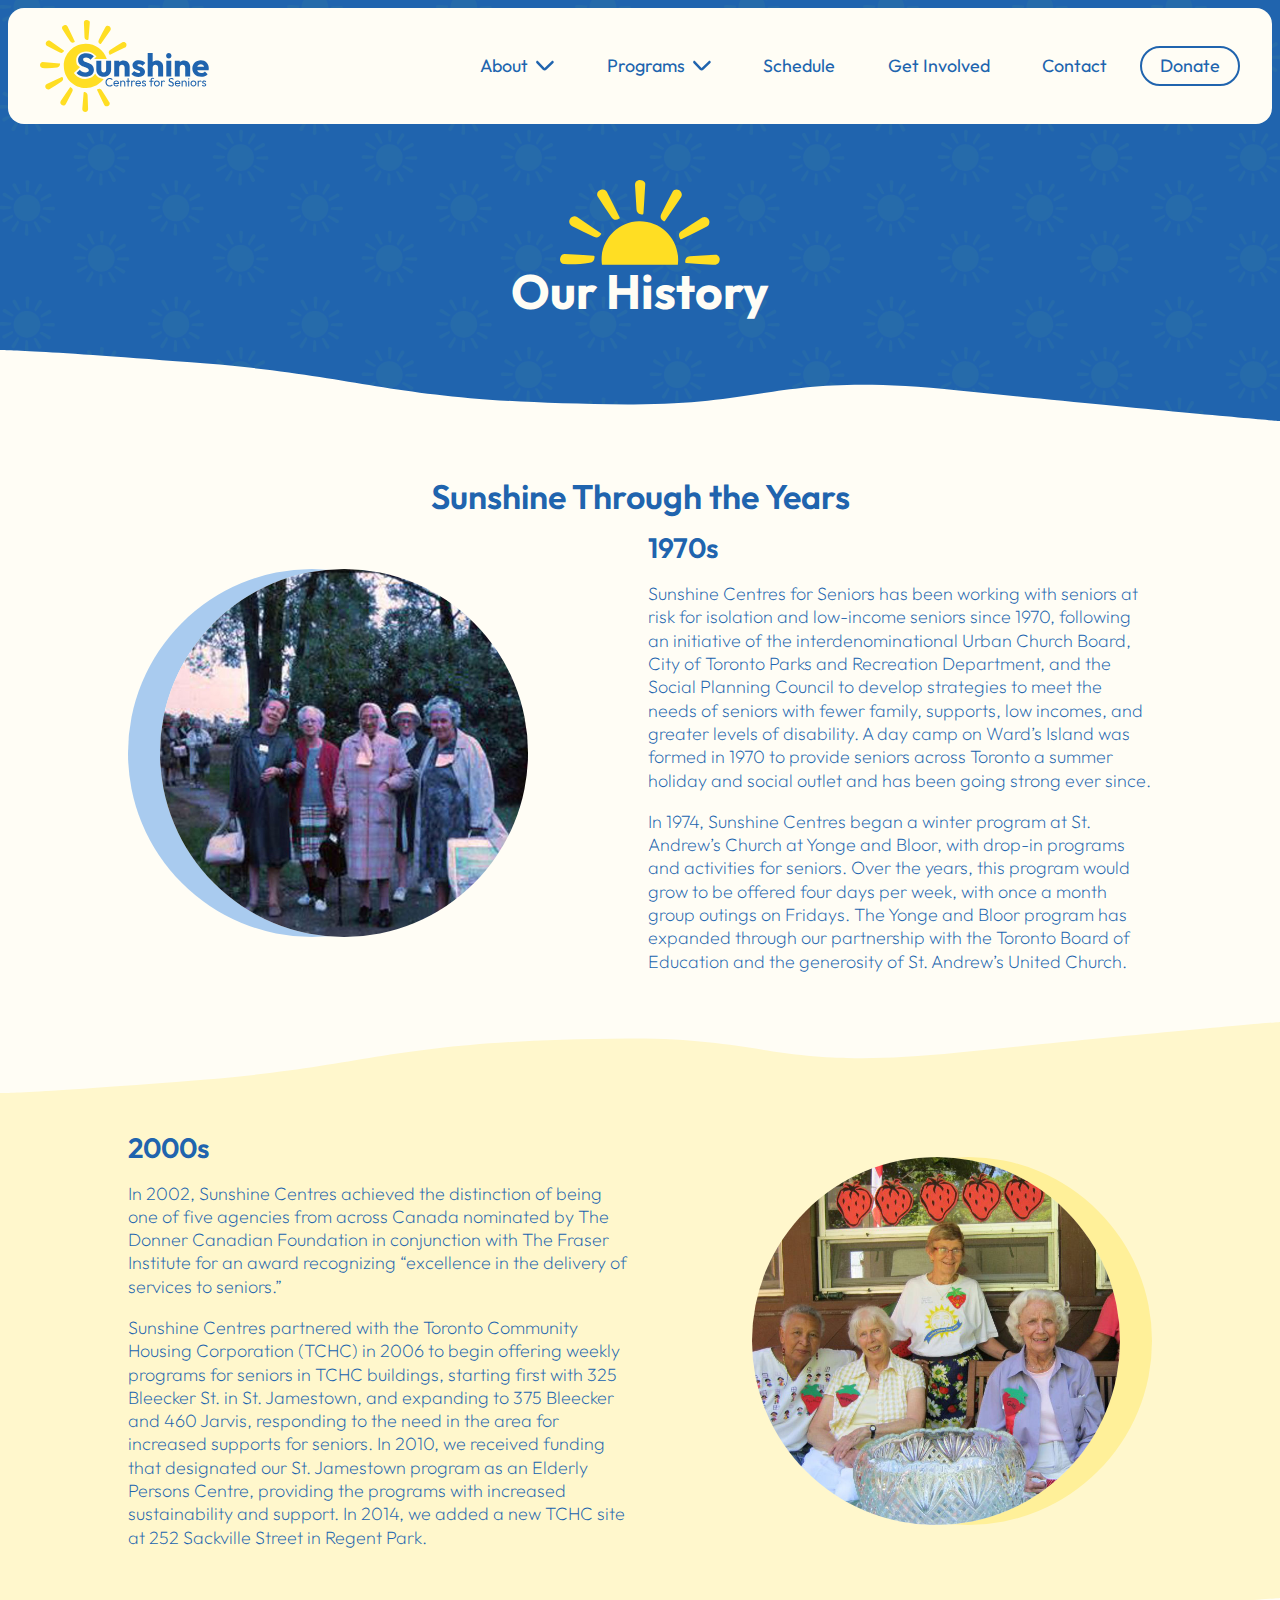
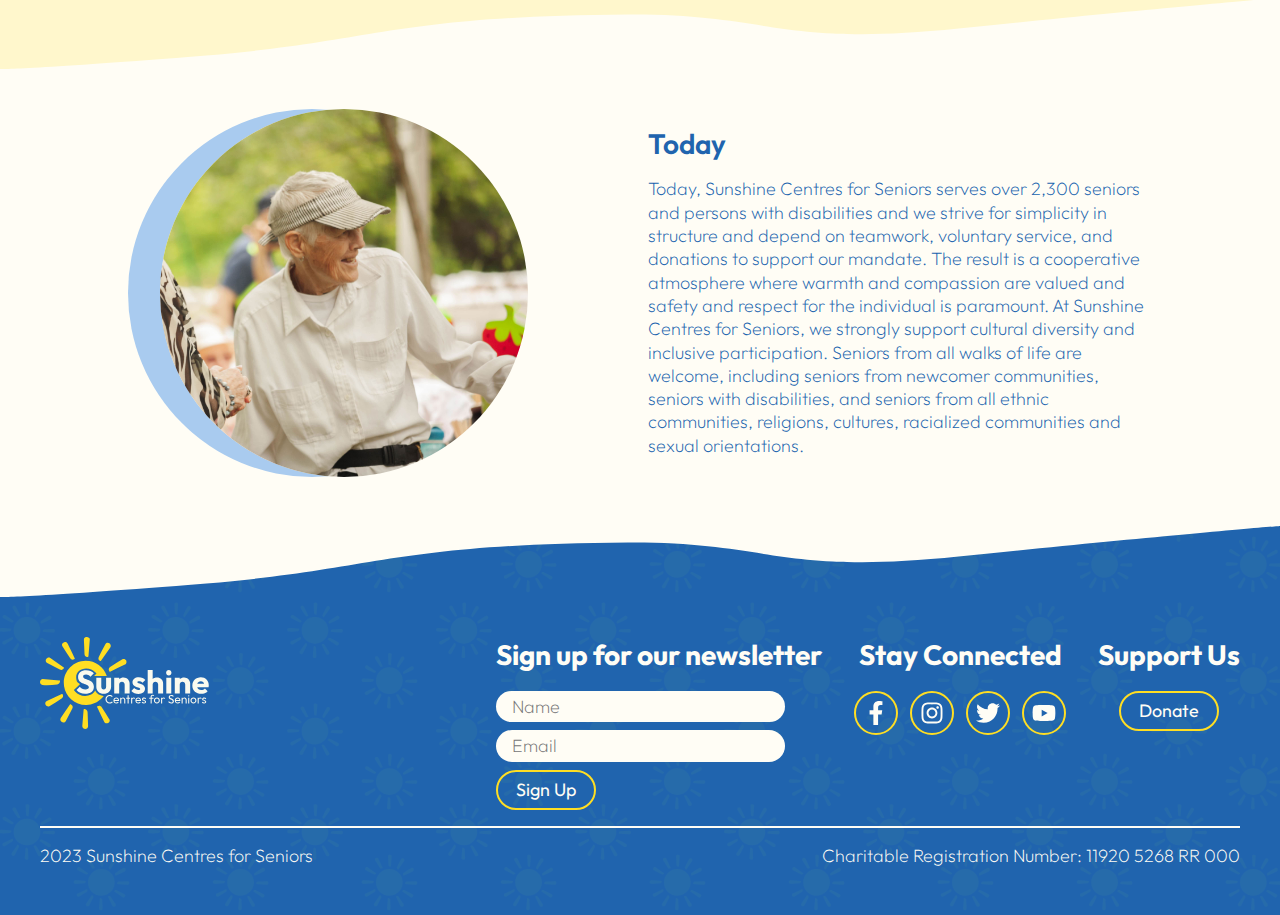
<file: history.html>
<!DOCTYPE html>
<html lang="en">

<head>
    <meta charset="UTF-8">
    <meta name="viewport" content="width=device-width, initial-scale=1.0">
    <title>Sunshine Centres for Seniors - Home</title>
    <link rel="preconnect" href="https://fonts.googleapis.com">
    <link rel="preconnect" href="https://fonts.gstatic.com" crossorigin>
    <link href="https://fonts.googleapis.com/css2?family=Outfit:wght@200;300;400;500;600;700&display=swap"
        rel="stylesheet">
    <link rel="stylesheet" href="./styles/style.css">
</head>

<body class="bg-primary-300">
    <header class="primary-header | bg-neutral-200">
        <div class="container">
            <div class="nav-wrapper">
                <a class="nav-logo" id="nav-logo" href="./index.html"><img src="./assets/blueSunshineLogo.svg"
                        alt="Sunshine Centres for Seniors"></a>
                <button class="mobile-nav-toggle" aria-controls="primary-navigation" aria-expanded="false">
                    <span class="visually-hidden">Menu</span>
                    <div class="line1 | bg-primary-300"></div>
                    <div class="line2 | bg-primary-300"></div>
                    <div class="line3 | bg-primary-300"></div>
                </button>
                <nav class="primary-navigation" id="primary-navigation">
                    <ul class="nav-list" role="list">
                        <li data-dropdown>
                            <button class="nav-item" data-dropdown-button aria-controls="about-dropdown"
                                aria-expanded="false">
                                About
                                <svg id="dropdown-arrow" xmlns="http://www.w3.org/2000/svg" viewBox="0 0 14 8"
                                    aria-hidden="true">
                                    <path
                                        d="m6.8,7.6q-.1,0,0,0c-.6,0-1.1-.2-1.5-.6L.3,1.7C0,1.3,0,.7.3.3.7-.1,1.3-.1,1.7.3l5,5.3L12.2.3c.4-.4,1-.4,1.4,0,.4.4.4,1,0,1.4l-5.5,5.3c-.3.4-.8.6-1.3.6Z" />
                                </svg>
                            </button>
                            <ul class="nav-list" id="about-dropdown" data-dropdown-menu role="list">
                                <li>
                                    <a class="nav-item" href="./about.html">About Us</a>
                                </li>
                                <li>
                                    <a class="nav-item" href="./history.html">Our History</a>
                                </li>
                                <li>
                                    <a class="nav-item" href="./team.html">Our Team</a>
                                </li>
                            </ul>
                        </li>
                        <li data-dropdown>
                            <button class="nav-item" data-dropdown-button aria-controls="program-dropdown"
                                aria-expanded="false">
                                Programs
                                <svg id="dropdown-arrow" xmlns="http://www.w3.org/2000/svg" viewBox="0 0 14 8"
                                    aria-hidden="true">
                                    <path
                                        d="m6.8,7.6q-.1,0,0,0c-.6,0-1.1-.2-1.5-.6L.3,1.7C0,1.3,0,.7.3.3.7-.1,1.3-.1,1.7.3l5,5.3L12.2.3c.4-.4,1-.4,1.4,0,.4.4.4,1,0,1.4l-5.5,5.3c-.3.4-.8.6-1.3.6Z" />
                                </svg>
                            </button>
                            <ul class="nav-list" id="program-dropdown" data-dropdown-menu role="list">
                                <li>
                                    <a class="nav-item" href="./in-person.html">In-Person</a>
                                </li>
                                <li>
                                    <a class="nav-item" href="./virtual.html">Virtual</a>
                                </li>
                                <li>
                                    <a class="nav-item" href="./camp-sunshine.html">Camp Sunshine</a>
                                </li>
                                <li>
                                    <a class="nav-item" href="./events.html">Events</a>
                                </li>
                            </ul>
                        </li>
                        <li>
                            <a class="nav-item" href="./schedule.html">Schedule</a>
                        </li>
                        <li>
                            <a class="nav-item" href="./get-involved.html">Get Involved</a>
                        </li>
                        <li>
                            <a class="nav-item" href="./contact.html">Contact</a>
                        </li>
                        <li>
                            <a class="nav-item button" href="./donate.html">Donate</a>
                        </li>
                    </ul>
                </nav>
            </div>
        </div>
    </header>

    <main>
        <section class="text-neutral-200 padding-block-large-bottom ">
            <div class="container">
                <img class="sub-header-img | center" src="./assets/halfSun.svg" alt="">
                <h1 class="fs-primary-heading fw-bold text-center center">Our History</h1>
            </div>
            <svg class="wave" data-wave-header width="1440" height="264" viewBox="0 0 1440 264" fill="none"
                preserveAspectRatio="none" xmlns="http://www.w3.org/2000/svg" aria-hidden="true">
                <path
                    d="M232.176 44.894C41.5983 -0.0632666 4.74362e-07 3.05176e-05 4.74362e-07 3.05176e-05L0 264L1440 264L1440 234.586C1440 234.586 1281.3 194.535 1078.39 133.389C875.466 72.2432 867.245 182.692 706.393 179.58C439.754 174.421 422.754 89.8513 232.176 44.894Z"
                    fill="#FFFDF5" />
            </svg>
        </section>

        <section>
            <div class=" bg-neutral-200 padding-block-700 flow position-relative">
                <h2 class="fs-secondary-heading fw-semi-bold text-center">Sunshine Through the Years</h2>
                <div class="container flow">
                    <div class="flex-container">
                        <div class="img-container">
                            <img class="shadow" data-shadow-clr="blue" src="./assets/1970.jpg"
                                alt="Photo of sunshine particpants in its early years">
                        </div>
                        <div class="text-container | flow">
                            <h3 class="fs-teritary-heading fw-semi-bold">1970s</h3>
                            <p>Sunshine Centres for Seniors has been working with seniors at risk for isolation and low-income seniors
                                since 1970,
                                following an initiative of the interdenominational Urban Church Board, City of Toronto Parks and
                                Recreation Department,
                                and the Social Planning Council to develop strategies to meet the needs of seniors with fewer family,
                                supports, low
                                incomes, and greater levels of disability. A day camp on Ward’s Island was formed in 1970 to provide
                                seniors across
                                Toronto a summer holiday and social outlet and has been going strong ever since.</p>
                            <p>In 1974, Sunshine Centres began a winter program at St. Andrew’s Church at Yonge and Bloor, with drop-in
                                programs and
                                activities for seniors. Over the years, this program would grow to be offered four days per week, with
                                once a month
                                group outings on Fridays. The Yonge and Bloor program has expanded through our partnership with the
                                Toronto Board of
                                Education and the generosity of St. Andrew’s United Church.</p>
                        </div>
                    </div>
                </div>
                <svg class="wave" width="1440" height="264" viewBox="0 0 1440 264" preserveAspectRatio="none" fill="none"
                    xmlns="http://www.w3.org/2000/svg" aria-hidden="true">
                    <path
                        d="M232.176 219.106C41.5983 264.064 4.74362e-07 264 4.74362e-07 264L0 0.000123353L1440 0.000125889L1440 29.414C1440 29.414 1281.3 69.4654 1078.39 130.611C875.466 191.757 867.245 81.308 706.393 84.4203C439.754 89.5795 422.754 174.149 232.176 219.106Z"
                        fill="var(--clr-neutral-200)" />
                </svg>
            </div>

            <div class=" bg-neutral-100 padding-block-large-top flow position-relative">
                <div class="container flow">
                    <div class="flex-container" data-reverse="row">
                        <div class="img-container">
                            <img class="shadow" data-shadow-side="right" src="./assets/2000.jpg"
                                alt="Photo of sunshine particpants in its early years">
                        </div>
                        <div class="text-container | flow">
                            <h3 class="fs-teritary-heading fw-semi-bold">2000s</h3>
                            <p>In 2002, Sunshine Centres achieved the distinction of being one of five agencies from across Canada nominated by The
                            Donner Canadian Foundation in conjunction with The Fraser Institute for an award recognizing “excellence in the delivery
                            of services to seniors.”</p>
                            <p>Sunshine Centres partnered with the Toronto Community Housing Corporation (TCHC) in 2006 to begin offering weekly
                            programs for seniors in TCHC buildings, starting first with 325 Bleecker St. in St. Jamestown, and expanding to 375
                            Bleecker and 460 Jarvis, responding to the need in the area for increased supports for seniors. In 2010, we received
                            funding that designated our St. Jamestown program as an Elderly Persons Centre, providing the programs with increased
                            sustainability and support. In 2014, we added a new TCHC site at 252 Sackville Street in Regent Park.</p>
                        </div>
                    </div>
                </div>
                <svg class="wave" width="1440" height="264" viewBox="0 0 1440 264" preserveAspectRatio="none" fill="none"
                    xmlns="http://www.w3.org/2000/svg" aria-hidden="true">
                    <path
                        d="M232.176 219.106C41.5983 264.064 4.74362e-07 264 4.74362e-07 264L0 0.000123353L1440 0.000125889L1440 29.414C1440 29.414 1281.3 69.4654 1078.39 130.611C875.466 191.757 867.245 81.308 706.393 84.4203C439.754 89.5795 422.754 174.149 232.176 219.106Z"
                        fill="var(--clr-neutral-100)" />
                </svg>
            </div>

            <div class=" bg-neutral-200 padding-block-large-top flow position-relative">
                <div class="container flow">
                    <div class="flex-container">
                        <div class="img-container">
                            <img class="shadow" data-shadow-clr="blue" src="./assets/today.jpg"
                                alt="Sunshine participant dancing with friends">
                        </div>
                        <div class="text-container | flow">
                            <h3 class="fs-teritary-heading fw-semi-bold">Today</h3>
                            <p>Today, Sunshine Centres for Seniors serves over 2,300 seniors and persons with disabilities and we strive for simplicity
                            in structure and depend on teamwork, voluntary service, and donations to support our mandate. The result is a
                            cooperative atmosphere where warmth and compassion are valued and safety and respect for the individual is paramount. At
                            Sunshine Centres for Seniors, we strongly support cultural diversity and inclusive participation. Seniors from all walks
                            of life are welcome, including seniors from newcomer communities, seniors with disabilities, and seniors from all ethnic
                            communities, religions, cultures, racialized communities and sexual orientations.</p>
                        </div>
                    </div>
                </div>
                <svg class="wave" width="1440" height="264" viewBox="0 0 1440 264" preserveAspectRatio="none" fill="none"
                    xmlns="http://www.w3.org/2000/svg" aria-hidden="true">
                    <path
                        d="M232.176 219.106C41.5983 264.064 4.74362e-07 264 4.74362e-07 264L0 0.000123353L1440 0.000125889L1440 29.414C1440 29.414 1281.3 69.4654 1078.39 130.611C875.466 191.757 867.245 81.308 706.393 84.4203C439.754 89.5795 422.754 174.149 232.176 219.106Z"
                        fill="var(--clr-neutral-200)" />
                </svg>
            </div>
        </section>
    </main>

    <footer class="primary-footer | text-neutral-200 padding-block-large-top text-center">
        <div class="container">
            <div class="primary-footer-wrapper">
                <div>
                    <a class="footer-logo" href="./index.html" class="sunshinelogo"><img
                            src="./assets/whiteSunshineLogo.svg" alt="Sunshine Centres for Seniors"></a>
                </div>
                <div class="form-social-donate">
                    <div class="flow">
                        <h2 class="fs-600 fw-bold">Sign up for our newsletter</h2>
                        <form class="subscribe-form" action="">
                            <label class="visually-hidden" for="name">Name</label>
                            <input type="text" id="name" placeholder="Name">
    
                            <label class="visually-hidden" for="email">Email</label>
                            <input type="email" id="email" placeholder="Email">
                            <button class="button" data-color="yellow">Sign Up</button>
                        </form>
                    </div>
                    <div class="social-donate">
                        <div class="flow">
                            <h2 class="fs-600 fw-bold">Stay Connected</h2>
                            <ul class="social-list" role="list" aria-label="Social links">
                                <li>
                                    <a class="button" data-color="yellow" aria-label="facebook"
                                        href="https://www.facebook.com/SunshineCentresforSeniors/">
                                        <svg class="social-icon">
                                            <use xlink:href="./assets/socialIcons.svg#iconFacebook"></use>
                                        </svg>
                                    </a>
                                </li>
                                <li>
                                    <a class="button" data-color="yellow" aria-label="instagram"
                                        href="https://www.instagram.com/sunshinecentres/?hl=en">
                                        <svg class="social-icon">
                                            <use xlink:href="./assets/socialIcons.svg#iconInstagram"></use>
                                        </svg>
                                    </a>
                                </li>
                                <li>
                                    <a class="button" data-color="yellow" aria-label="twitter"
                                        href="https://twitter.com/scstoronto?lang=en">
                                        <svg class="social-icon">
                                            <use xlink:href="./assets/socialIcons.svg#iconTwitter"></use>
                                        </svg>
                                    </a>
                                </li>
                                <li>
                                    <a class="button" data-color="yellow" aria-label="youtube"
                                        href="https://www.youtube.com/@sunshinecentresforseniors9867">
                                        <svg class="social-icon">
                                            <use xlink:href="./assets/socialIcons.svg#iconYoutube"></use>
                                        </svg>
                                    </a>
                                </li>
                            </ul>
                        </div>
                        <div class="flow">
                            <h2 class="fs-600 fw-bold">Support Us</h2>
                            <a href="./assets/donate.html" class="button" data-color="yellow">Donate</a>
                        </div>
                    </div>
                </div>
            </div>
            <div class=" copyright-charity-number">
                <p>2023 Sunshine Centres for Seniors</p>
                <p>Charitable Registration Number: 11920 5268 RR 000</p>
            </div>
        </div>
    </footer>
    <script src="./script/script.js"></script>
</body>

</html>
</file>
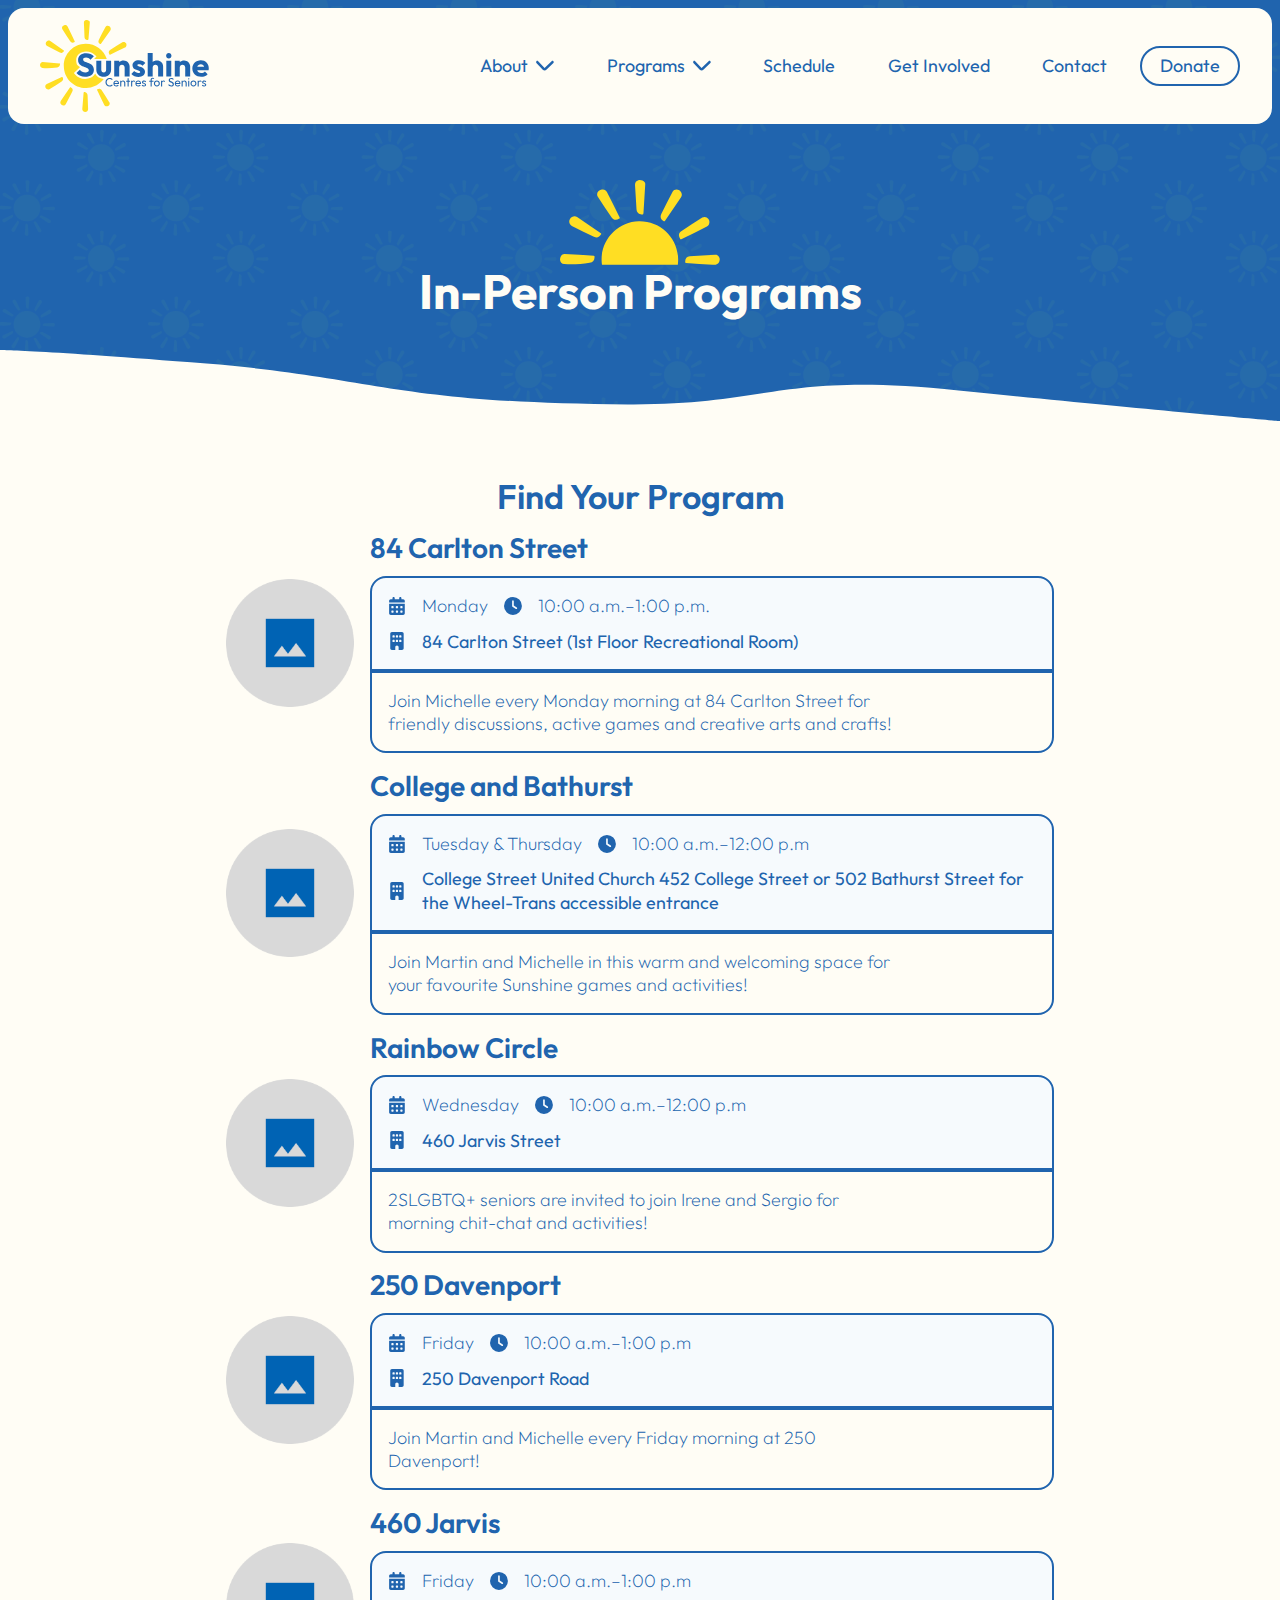
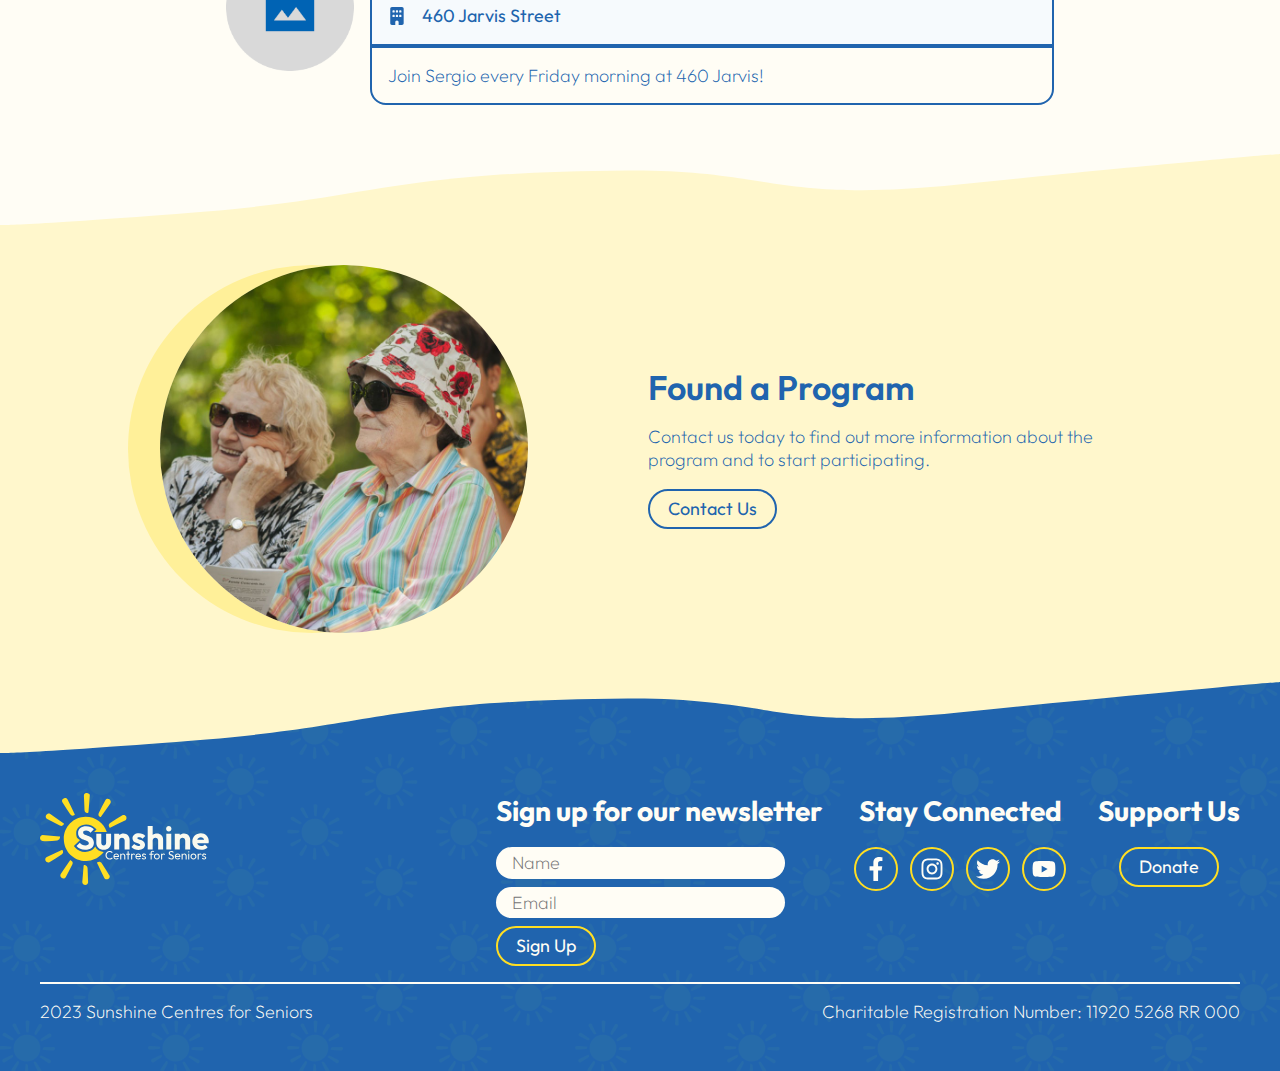
<file: in-person.html>
<!DOCTYPE html>
<html lang="en">

<head>
    <meta charset="UTF-8">
    <meta name="viewport" content="width=device-width, initial-scale=1.0">
    <title>Sunshine Centres for Seniors - Home</title>
    <link rel="preconnect" href="https://fonts.googleapis.com">
    <link rel="preconnect" href="https://fonts.gstatic.com" crossorigin>
    <link href="https://fonts.googleapis.com/css2?family=Outfit:wght@200;300;400;500;600;700&display=swap"
        rel="stylesheet">
    <link rel="stylesheet" href="./styles/style.css">
</head>

<body class="bg-primary-300">
    <header class="primary-header | bg-neutral-200">
        <div class="container">
            <div class="nav-wrapper">
                <a class="nav-logo" id="nav-logo" href="./index.html"><img src="./assets/blueSunshineLogo.svg"
                        alt="Sunshine Centres for Seniors"></a>
                <button class="mobile-nav-toggle" aria-controls="primary-navigation" aria-expanded="false">
                    <span class="visually-hidden">Menu</span>
                    <div class="line1 | bg-primary-300"></div>
                    <div class="line2 | bg-primary-300"></div>
                    <div class="line3 | bg-primary-300"></div>
                </button>
                <nav class="primary-navigation" id="primary-navigation">
                    <ul class="nav-list" role="list">
                        <li data-dropdown>
                            <button class="nav-item" data-dropdown-button aria-controls="about-dropdown"
                                aria-expanded="false">
                                About
                                <svg id="dropdown-arrow" xmlns="http://www.w3.org/2000/svg" viewBox="0 0 14 8"
                                    aria-hidden="true">
                                    <path
                                        d="m6.8,7.6q-.1,0,0,0c-.6,0-1.1-.2-1.5-.6L.3,1.7C0,1.3,0,.7.3.3.7-.1,1.3-.1,1.7.3l5,5.3L12.2.3c.4-.4,1-.4,1.4,0,.4.4.4,1,0,1.4l-5.5,5.3c-.3.4-.8.6-1.3.6Z" />
                                </svg>
                            </button>
                            <ul class="nav-list" id="about-dropdown" data-dropdown-menu role="list">
                                <li>
                                    <a class="nav-item" href="./about.html">About Us</a>
                                </li>
                                <li>
                                    <a class="nav-item" href="./history.html">Our History</a>
                                </li>
                                <li>
                                    <a class="nav-item" href="./team.html">Our Team</a>
                                </li>
                            </ul>
                        </li>
                        <li data-dropdown>
                            <button class="nav-item" data-dropdown-button aria-controls="program-dropdown"
                                aria-expanded="false">
                                Programs
                                <svg id="dropdown-arrow" xmlns="http://www.w3.org/2000/svg" viewBox="0 0 14 8"
                                    aria-hidden="true">
                                    <path
                                        d="m6.8,7.6q-.1,0,0,0c-.6,0-1.1-.2-1.5-.6L.3,1.7C0,1.3,0,.7.3.3.7-.1,1.3-.1,1.7.3l5,5.3L12.2.3c.4-.4,1-.4,1.4,0,.4.4.4,1,0,1.4l-5.5,5.3c-.3.4-.8.6-1.3.6Z" />
                                </svg>
                            </button>
                            <ul class="nav-list" id="program-dropdown" data-dropdown-menu role="list">
                                <li>
                                    <a class="nav-item" href="./in-person.html">In-Person</a>
                                </li>
                                <li>
                                    <a class="nav-item" href="./virtual.html">Virtual</a>
                                </li>
                                <li>
                                    <a class="nav-item" href="./camp-sunshine.html">Camp Sunshine</a>
                                </li>
                                <li>
                                    <a class="nav-item" href="./events.html">Events</a>
                                </li>
                            </ul>
                        </li>
                        <li>
                            <a class="nav-item" href="./schedule.html">Schedule</a>
                        </li>
                        <li>
                            <a class="nav-item" href="./get-involved.html">Get Involved</a>
                        </li>
                        <li>
                            <a class="nav-item" href="./contact.html">Contact</a>
                        </li>
                        <li>
                            <a class="nav-item button" href="./donate.html">Donate</a>
                        </li>
                    </ul>
                </nav>
            </div>
        </div>
    </header>

    <main>
        <section class="text-neutral-200 padding-block-large-bottom ">
            <div class="container">
                <img class="sub-header-img | center" src="./assets/halfSun.svg" alt="">
                <h1 class="fs-primary-heading fw-bold text-center center">In-Person Programs</h1>
            </div>
            <svg class="wave" data-wave-header width="1440" height="264" viewBox="0 0 1440 264" fill="none"
                preserveAspectRatio="none" xmlns="http://www.w3.org/2000/svg" aria-hidden="true">
                <path
                    d="M232.176 44.894C41.5983 -0.0632666 4.74362e-07 3.05176e-05 4.74362e-07 3.05176e-05L0 264L1440 264L1440 234.586C1440 234.586 1281.3 194.535 1078.39 133.389C875.466 72.2432 867.245 182.692 706.393 179.58C439.754 174.421 422.754 89.8513 232.176 44.894Z"
                    fill="#FFFDF5" />
            </svg>
        </section>

        <section class=" bg-neutral-200">
            <div class="container flow padding-block-700">
                <h2 class="fs-secondary-heading fw-semi-bold text-center ">Find Your Program</h2>
                <ul class="flow" role="list">
                    <li class="program-container">
                        <img src="./assets/imageFiller.svg" alt="">
                        <div class="program-text | flow">
                            <h3 class="fs-teritary-heading fw-semi-bold">84 Carlton Street</h3>
                            <div>
                                <div class="program-details | flow">
                                    <div class="program-time-date">
                                        <div class="date">
                                            <svg class="program-icon">
                                                <use xlink:href="./assets/program-icons.svg#calendar"></use>
                                            </svg>
                                            <div>
                                                <p>Monday</p>
                                            </div>
                                        </div>
                                        <div class="time">
                                            <svg class="program-icon">
                                                <use xlink:href="./assets/program-icons.svg#clock"></use>
                                            </svg>
                                            <div>
                                                <p>10:00 a.m.–1:00 p.m.</p>
                                            </div>
                                        </div>
                                    </div>
                                    <div class="program-adress-details">
                                        <div class="adress">
                                            <svg class="program-icon">
                                                <use xlink:href="./assets/program-icons.svg#building"></use>
                                            </svg>
                                            <div>
                                                <a href="https://goo.gl/maps/MWPt31yy8BAMHwvz5" class="inline-link">84 Carlton Street (1st Floor Recreational Room)</a>
                                            </div>
                                        </div>
                                    </div>
                                </div>
                                <div class="program-description">
                                    <p> Join Michelle every Monday morning at 84 Carlton Street for friendly discussions, active games and creative arts and
                                        crafts!</p>
                                </div>
                            </div>
                        </div>
                    </li>
                    <li class="program-container">
                        <img src="./assets/imageFiller.svg" alt="">
                        <div class="program-text | flow">
                            <h3 class="fs-teritary-heading fw-semi-bold">College and Bathurst</h3>
                            <div>
                                <div class="program-details | flow">
                                    <div class="program-time-date">
                                        <div class="date">
                                            <svg class="program-icon">
                                                <use xlink:href="./assets/program-icons.svg#calendar"></use>
                                            </svg>
                                            <div>
                                                <p>Tuesday & Thursday</p>
                                            </div>
                                        </div>
                                        <div class="time">
                                            <svg class="program-icon">
                                                <use xlink:href="./assets/program-icons.svg#clock"></use>
                                            </svg>
                                            <div>
                                                <p>10:00 a.m.–12:00 p.m</p>
                                            </div>
                                        </div>
                                    </div>
                                    <div class="program-adress-details">
                                        <div class="adress">
                                            <svg class="program-icon">
                                                <use xlink:href="./assets/program-icons.svg#building"></use>
                                            </svg>
                                            <div>
                                                <a href="https://goo.gl/maps/tM4o77Q1GrZSDdU96" class="inline-link">College Street United Church 452
                                                    College Street or 502 Bathurst Street for the Wheel-Trans accessible entrance</a>
                                            </div>
                                        </div>
                                    </div>
                                </div>
                                <div class="program-description">
                                    <p> Join Martin and Michelle in this warm and welcoming space for your favourite Sunshine games and activities!</p>
                                </div>
                            </div>
                        </div>
                    </li>
                    <li class="program-container">
                        <img src="./assets/imageFiller.svg" alt="">
                        <div class="program-text | flow">
                            <h3 class="fs-teritary-heading fw-semi-bold">Rainbow Circle</h3>
                            <div>
                                <div class="program-details | flow">
                                    <div class="program-time-date">
                                        <div class="date">
                                            <svg class="program-icon">
                                                <use xlink:href="./assets/program-icons.svg#calendar"></use>
                                            </svg>
                                            <div>
                                                <p>Wednesday</p>
                                            </div>
                                        </div>
                                        <div class="time">
                                            <svg class="program-icon">
                                                <use xlink:href="./assets/program-icons.svg#clock"></use>
                                            </svg>
                                            <div>
                                                <p>10:00 a.m.–12:00 p.m</p>
                                            </div>
                                        </div>
                                    </div>
                                    <div class="program-adress-details">
                                        <div class="adress">
                                            <svg class="program-icon">
                                                <use xlink:href="./assets/program-icons.svg#building"></use>
                                            </svg>
                                            <div>
                                                <a href="https://goo.gl/maps/qY1oNtBhVno9e1Pj8" class="inline-link">460 Jarvis Street</a>
                                            </div>
                                        </div>
                                    </div>
                                </div>
                                <div class="program-description">
                                    <p>2SLGBTQ+ seniors are invited to join Irene and Sergio for morning chit-chat and activities!</p>
                                </div>
                            </div>
                        </div>
                    </li>
                    <li class="program-container">
                        <img src="./assets/imageFiller.svg" alt="">
                        <div class="program-text | flow">
                            <h3 class="fs-teritary-heading fw-semi-bold">250 Davenport</h3>
                            <div>
                                <div class="program-details | flow">
                                    <div class="program-time-date">
                                        <div class="date">
                                            <svg class="program-icon">
                                                <use xlink:href="./assets/program-icons.svg#calendar"></use>
                                            </svg>
                                            <div>
                                                <p>Friday</p>
                                            </div>
                                        </div>
                                        <div class="time">
                                            <svg class="program-icon">
                                                <use xlink:href="./assets/program-icons.svg#clock"></use>
                                            </svg>
                                            <div>
                                                <p>10:00 a.m.–1:00 p.m</p>
                                            </div>
                                        </div>
                                    </div>
                                    <div class="program-adress-details">
                                        <div class="adress">
                                            <svg class="program-icon">
                                                <use xlink:href="./assets/program-icons.svg#building"></use>
                                            </svg>
                                            <div>
                                                <a href="https://goo.gl/maps/yYDHUK41nbGe3D2z6" class="inline-link">250 Davenport Road</a>
                                            </div>
                                        </div>
                                    </div>
                                </div>
                                <div class="program-description">
                                    <p>Join Martin and Michelle every Friday morning at 250 Davenport!</p>
                                </div>
                            </div>
                        </div>
                    </li>
                    <li class="program-container">
                        <img src="./assets/imageFiller.svg" alt="">
                        <div class="program-text | flow">
                            <h3 class="fs-teritary-heading fw-semi-bold">460 Jarvis</h3>
                            <div>
                                <div class="program-details | flow">
                                    <div class="program-time-date">
                                        <div class="date">
                                            <svg class="program-icon">
                                                <use xlink:href="./assets/program-icons.svg#calendar"></use>
                                            </svg>
                                            <div>
                                                <p>Friday</p>
                                            </div>
                                        </div>
                                        <div class="time">
                                            <svg class="program-icon">
                                                <use xlink:href="./assets/program-icons.svg#clock"></use>
                                            </svg>
                                            <div>
                                                <p>10:00 a.m.–1:00 p.m</p>
                                            </div>
                                        </div>
                                    </div>
                                    <div class="program-adress-details">
                                        <div class="adress">
                                            <svg class="program-icon">
                                                <use xlink:href="./assets/program-icons.svg#building"></use>
                                            </svg>
                                            <div>
                                                <a href="https://goo.gl/maps/NZGFtwTfhcTdMysaA" class="inline-link">460 Jarvis Street</a>
                                            </div>
                                        </div>
                                    </div>
                                </div>
                                <div class="program-description">
                                    <p>Join Sergio every Friday morning at 460 Jarvis!</p>
                                </div>
                            </div>
                        </div>
                    </li>
                </ul>
            </div>
            <svg class="wave" width="1440" height="264" viewBox="0 0 1440 264" preserveAspectRatio="none" fill="none"
                xmlns="http://www.w3.org/2000/svg" aria-hidden="true">
                <path
                    d="M232.176 219.106C41.5983 264.064 4.74362e-07 264 4.74362e-07 264L0 0.000123353L1440 0.000125889L1440 29.414C1440 29.414 1281.3 69.4654 1078.39 130.611C875.466 191.757 867.245 81.308 706.393 84.4203C439.754 89.5795 422.754 174.149 232.176 219.106Z"
                    fill="var(--clr-neutral-200)" />
            </svg>
        </section>
        <section class="bg-neutral-100 padding-block-large-top">
            <div class="container">
                <div class="flex-container">
                    <div class="img-container">
                        <img class="shadow" src="./assets/program.jpg" alt="Two sunshine particpants happily watching entertainment">
                    </div>
                    <div class="text-container | flow">
                        <h2 class="fs-secondary-heading fw-semi-bold">Found a Program</h2>
                        <p>Contact us today to find out more information about the program and to start participating.</p>
                        <a href="./contact.html" class="button">Contact Us</a>
                    </div>
                </div>
            </div>
            <svg class="wave" width="1440" height="264" viewBox="0 0 1440 264" preserveAspectRatio="none" fill="none"
                xmlns="http://www.w3.org/2000/svg" aria-hidden="true">
                <path
                    d="M232.176 219.106C41.5983 264.064 4.74362e-07 264 4.74362e-07 264L0 0.000123353L1440 0.000125889L1440 29.414C1440 29.414 1281.3 69.4654 1078.39 130.611C875.466 191.757 867.245 81.308 706.393 84.4203C439.754 89.5795 422.754 174.149 232.176 219.106Z"
                    fill="var(--clr-neutral-100)" />
            </svg>
        </section>
    </main>

    <footer class="primary-footer | text-neutral-200 padding-block-large-top text-center">
        <div class="container">
            <div class="primary-footer-wrapper">
                <div>
                    <a class="footer-logo" href="./index.html" class="sunshinelogo"><img
                            src="./assets/whiteSunshineLogo.svg" alt="Sunshine Centres for Seniors"></a>
                </div>
                <div class="form-social-donate">
                    <div class="flow">
                        <h2 class="fs-600 fw-bold">Sign up for our newsletter</h2>
                        <form class="subscribe-form" action="">
                            <label class="visually-hidden" for="name">Name</label>
                            <input type="text" id="name" placeholder="Name">

                            <label class="visually-hidden" for="email">Email</label>
                            <input type="email" id="email" placeholder="Email">
                            <button class="button" data-color="yellow">Sign Up</button>
                        </form>
                    </div>
                    <div class="social-donate">
                        <div class="flow">
                            <h2 class="fs-600 fw-bold">Stay Connected</h2>
                            <ul class="social-list" role="list" aria-label="Social links">
                                <li>
                                    <a class="button" data-color="yellow" aria-label="facebook"
                                        href="https://www.facebook.com/SunshineCentresforSeniors/">
                                        <svg class="social-icon">
                                            <use xlink:href="./assets/socialIcons.svg#iconFacebook"></use>
                                        </svg>
                                    </a>
                                </li>
                                <li>
                                    <a class="button" data-color="yellow" aria-label="instagram"
                                        href="https://www.instagram.com/sunshinecentres/?hl=en">
                                        <svg class="social-icon">
                                            <use xlink:href="./assets/socialIcons.svg#iconInstagram"></use>
                                        </svg>
                                    </a>
                                </li>
                                <li>
                                    <a class="button" data-color="yellow" aria-label="twitter"
                                        href="https://twitter.com/scstoronto?lang=en">
                                        <svg class="social-icon">
                                            <use xlink:href="./assets/socialIcons.svg#iconTwitter"></use>
                                        </svg>
                                    </a>
                                </li>
                                <li>
                                    <a class="button" data-color="yellow" aria-label="youtube"
                                        href="https://www.youtube.com/@sunshinecentresforseniors9867">
                                        <svg class="social-icon">
                                            <use xlink:href="./assets/socialIcons.svg#iconYoutube"></use>
                                        </svg>
                                    </a>
                                </li>
                            </ul>
                        </div>
                        <div class="flow">
                            <h2 class="fs-600 fw-bold">Support Us</h2>
                            <a href="./assets/donate.html" class="button" data-color="yellow">Donate</a>
                        </div>
                    </div>
                </div>
            </div>
            <div class=" copyright-charity-number">
                <p>2023 Sunshine Centres for Seniors</p>
                <p>Charitable Registration Number: 11920 5268 RR 000</p>
            </div>
        </div>
    </footer>
    <script src="./script/script.js"></script>
</body>

</html>
</file>
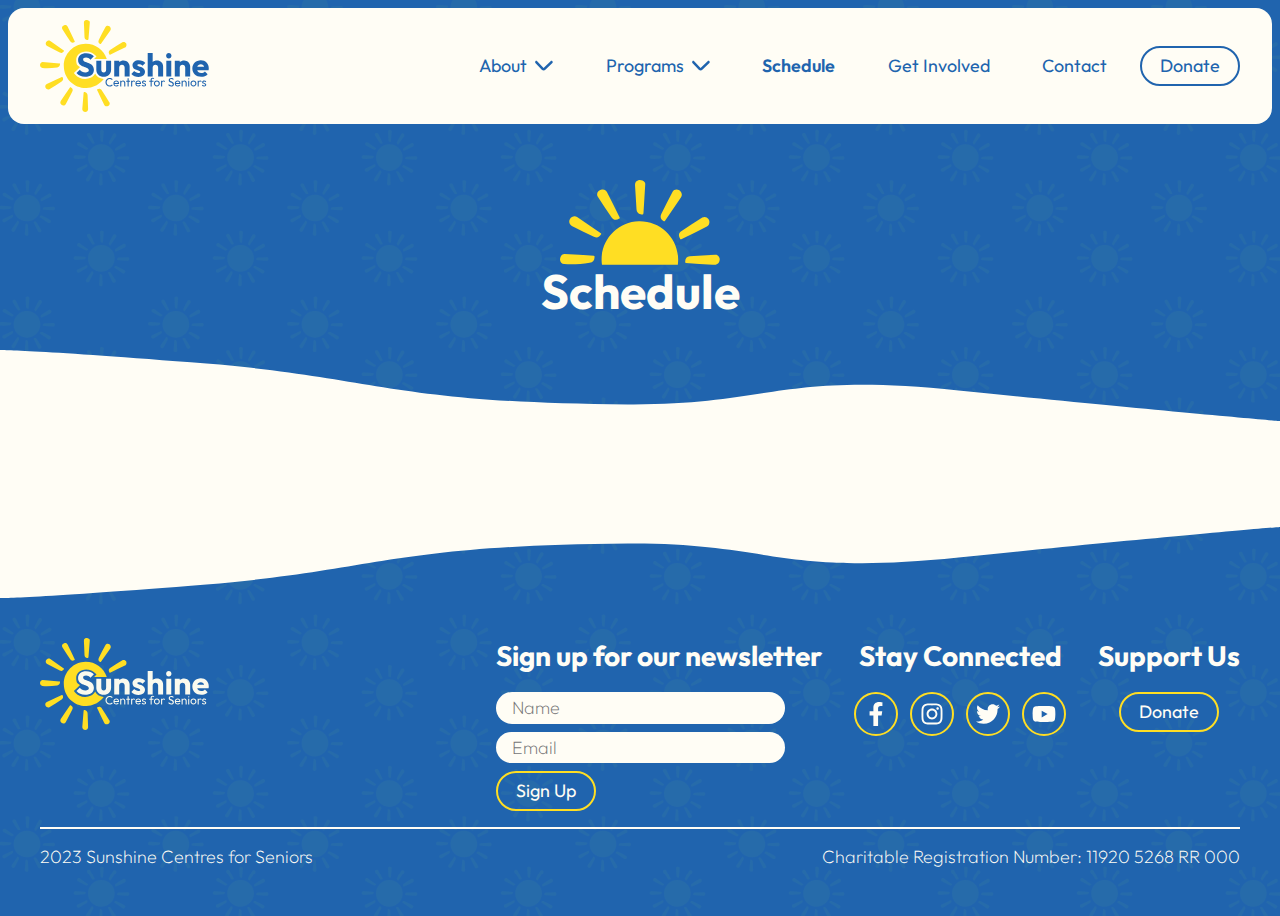
<file: schedule.html>
<!DOCTYPE html>
<html lang="en">

<head>
    <meta charset="UTF-8">
    <meta name="viewport" content="width=device-width, initial-scale=1.0">
    <title>Sunshine Centres for Seniors - Home</title>
    <link rel="preconnect" href="https://fonts.googleapis.com">
    <link rel="preconnect" href="https://fonts.gstatic.com" crossorigin>
    <link href="https://fonts.googleapis.com/css2?family=Outfit:wght@200;300;400;500;600;700&display=swap"
        rel="stylesheet">
    <link rel="stylesheet" href="./styles/style.css">
</head>

<body class="bg-primary-300">
    <header class="primary-header | bg-neutral-200">
        <div class="container">
            <div class="nav-wrapper">
                <a class="nav-logo" id="nav-logo" href="./index.html"><img src="./assets/blueSunshineLogo.svg"
                        alt="Sunshine Centres for Seniors"></a>
                <button class="mobile-nav-toggle" aria-controls="primary-navigation" aria-expanded="false">
                    <span class="visually-hidden">Menu</span>
                    <div class="line1 | bg-primary-300"></div>
                    <div class="line2 | bg-primary-300"></div>
                    <div class="line3 | bg-primary-300"></div>
                </button>
                <nav class="primary-navigation" id="primary-navigation">
                    <ul class="nav-list" role="list">
                        <li data-dropdown>
                            <button class="nav-item" data-dropdown-button aria-controls="about-dropdown"
                                aria-expanded="false">
                                About
                                <svg id="dropdown-arrow" xmlns="http://www.w3.org/2000/svg" viewBox="0 0 14 8"
                                    aria-hidden="true">
                                    <path
                                        d="m6.8,7.6q-.1,0,0,0c-.6,0-1.1-.2-1.5-.6L.3,1.7C0,1.3,0,.7.3.3.7-.1,1.3-.1,1.7.3l5,5.3L12.2.3c.4-.4,1-.4,1.4,0,.4.4.4,1,0,1.4l-5.5,5.3c-.3.4-.8.6-1.3.6Z" />
                                </svg>
                            </button>
                            <ul class="nav-list" id="about-dropdown" data-dropdown-menu role="list">
                                <li>
                                    <a class="nav-item" href="./about.html">About Us</a>
                                </li>
                                <li>
                                    <a class="nav-item" href="./history.html">Our History</a>
                                </li>
                                <li>
                                    <a class="nav-item" href="./team.html">Our Team</a>
                                </li>
                            </ul>
                        </li>
                        <li data-dropdown>
                            <button class="nav-item" data-dropdown-button aria-controls="program-dropdown"
                                aria-expanded="false">
                                Programs
                                <svg id="dropdown-arrow" xmlns="http://www.w3.org/2000/svg" viewBox="0 0 14 8"
                                    aria-hidden="true">
                                    <path
                                        d="m6.8,7.6q-.1,0,0,0c-.6,0-1.1-.2-1.5-.6L.3,1.7C0,1.3,0,.7.3.3.7-.1,1.3-.1,1.7.3l5,5.3L12.2.3c.4-.4,1-.4,1.4,0,.4.4.4,1,0,1.4l-5.5,5.3c-.3.4-.8.6-1.3.6Z" />
                                </svg>
                            </button>
                            <ul class="nav-list" id="program-dropdown" data-dropdown-menu role="list">
                                <li>
                                    <a class="nav-item" href="./in-person.html">In-Person</a>
                                </li>
                                <li>
                                    <a class="nav-item" href="./virtual.html">Virtual</a>
                                </li>
                                <li>
                                    <a class="nav-item" href="./camp-sunshine.html">Camp Sunshine</a>
                                </li>
                                <li>
                                    <a class="nav-item" href="./events.html">Events</a>
                                </li>
                            </ul>
                        </li>
                        <li>
                            <a class="nav-item" href="./schedule.html">Schedule</a>
                        </li>
                        <li>
                            <a class="nav-item" href="./get-involved.html">Get Involved</a>
                        </li>
                        <li>
                            <a class="nav-item" href="./contact.html">Contact</a>
                        </li>
                        <li>
                            <a class="nav-item button" href="./donate.html">Donate</a>
                        </li>
                    </ul>
                </nav>
            </div>
        </div>
    </header>

    <main>
        <section class="text-neutral-200 padding-block-large-bottom ">
            <div class="container">
                <img class="sub-header-img | center" src="./assets/halfSun.svg" alt="">
                <h1 class="fs-primary-heading fw-bold text-center center">Schedule</h1>
            </div>
            <svg class="wave" data-wave-header width="1440" height="264" viewBox="0 0 1440 264" fill="none"
                preserveAspectRatio="none" xmlns="http://www.w3.org/2000/svg" aria-hidden="true">
                <path
                    d="M232.176 44.894C41.5983 -0.0632666 4.74362e-07 3.05176e-05 4.74362e-07 3.05176e-05L0 264L1440 264L1440 234.586C1440 234.586 1281.3 194.535 1078.39 133.389C875.466 72.2432 867.245 182.692 706.393 179.58C439.754 174.421 422.754 89.8513 232.176 44.894Z"
                    fill="#FFFDF5" />
            </svg>
        </section>

        <section class=" bg-neutral-200 padding-block-700">
            <svg class="wave" width="1440" height="264" viewBox="0 0 1440 264" preserveAspectRatio="none" fill="none"
                xmlns="http://www.w3.org/2000/svg" aria-hidden="true">
                <path
                    d="M232.176 219.106C41.5983 264.064 4.74362e-07 264 4.74362e-07 264L0 0.000123353L1440 0.000125889L1440 29.414C1440 29.414 1281.3 69.4654 1078.39 130.611C875.466 191.757 867.245 81.308 706.393 84.4203C439.754 89.5795 422.754 174.149 232.176 219.106Z"
                    fill="var(--clr-neutral-200)" />
            </svg>
        </section>
    </main>

    <footer class="primary-footer | text-neutral-200 padding-block-large-top text-center">
        <div class="container">
            <div class="primary-footer-wrapper">
                <div>
                    <a class="footer-logo" href="./index.html" class="sunshinelogo"><img
                            src="./assets/whiteSunshineLogo.svg" alt="Sunshine Centres for Seniors"></a>
                </div>
                <div class="form-social-donate">
                    <div class="flow">
                        <h2 class="fs-600 fw-bold">Sign up for our newsletter</h2>
                        <form class="subscribe-form" action="">
                            <label class="visually-hidden" for="name">Name</label>
                            <input type="text" id="name" placeholder="Name">

                            <label class="visually-hidden" for="email">Email</label>
                            <input type="email" id="email" placeholder="Email">
                            <button class="button" data-color="yellow">Sign Up</button>
                        </form>
                    </div>
                    <div class="social-donate">
                        <div class="flow">
                            <h2 class="fs-600 fw-bold">Stay Connected</h2>
                            <ul class="social-list" role="list" aria-label="Social links">
                                <li>
                                    <a class="button" data-color="yellow" aria-label="facebook"
                                        href="https://www.facebook.com/SunshineCentresforSeniors/">
                                        <svg class="social-icon">
                                            <use xlink:href="./assets/socialIcons.svg#iconFacebook"></use>
                                        </svg>
                                    </a>
                                </li>
                                <li>
                                    <a class="button" data-color="yellow" aria-label="instagram"
                                        href="https://www.instagram.com/sunshinecentres/?hl=en">
                                        <svg class="social-icon">
                                            <use xlink:href="./assets/socialIcons.svg#iconInstagram"></use>
                                        </svg>
                                    </a>
                                </li>
                                <li>
                                    <a class="button" data-color="yellow" aria-label="twitter"
                                        href="https://twitter.com/scstoronto?lang=en">
                                        <svg class="social-icon">
                                            <use xlink:href="./assets/socialIcons.svg#iconTwitter"></use>
                                        </svg>
                                    </a>
                                </li>
                                <li>
                                    <a class="button" data-color="yellow" aria-label="youtube"
                                        href="https://www.youtube.com/@sunshinecentresforseniors9867">
                                        <svg class="social-icon">
                                            <use xlink:href="./assets/socialIcons.svg#iconYoutube"></use>
                                        </svg>
                                    </a>
                                </li>
                            </ul>
                        </div>
                        <div class="flow">
                            <h2 class="fs-600 fw-bold">Support Us</h2>
                            <a href="./assets/donate.html" class="button" data-color="yellow">Donate</a>
                        </div>
                    </div>
                </div>
            </div>
            <div class=" copyright-charity-number">
                <p>2023 Sunshine Centres for Seniors</p>
                <p>Charitable Registration Number: 11920 5268 RR 000</p>
            </div>
        </div>
    </footer>
    <script src="./script/script.js"></script>
</body>

</html>
</file>
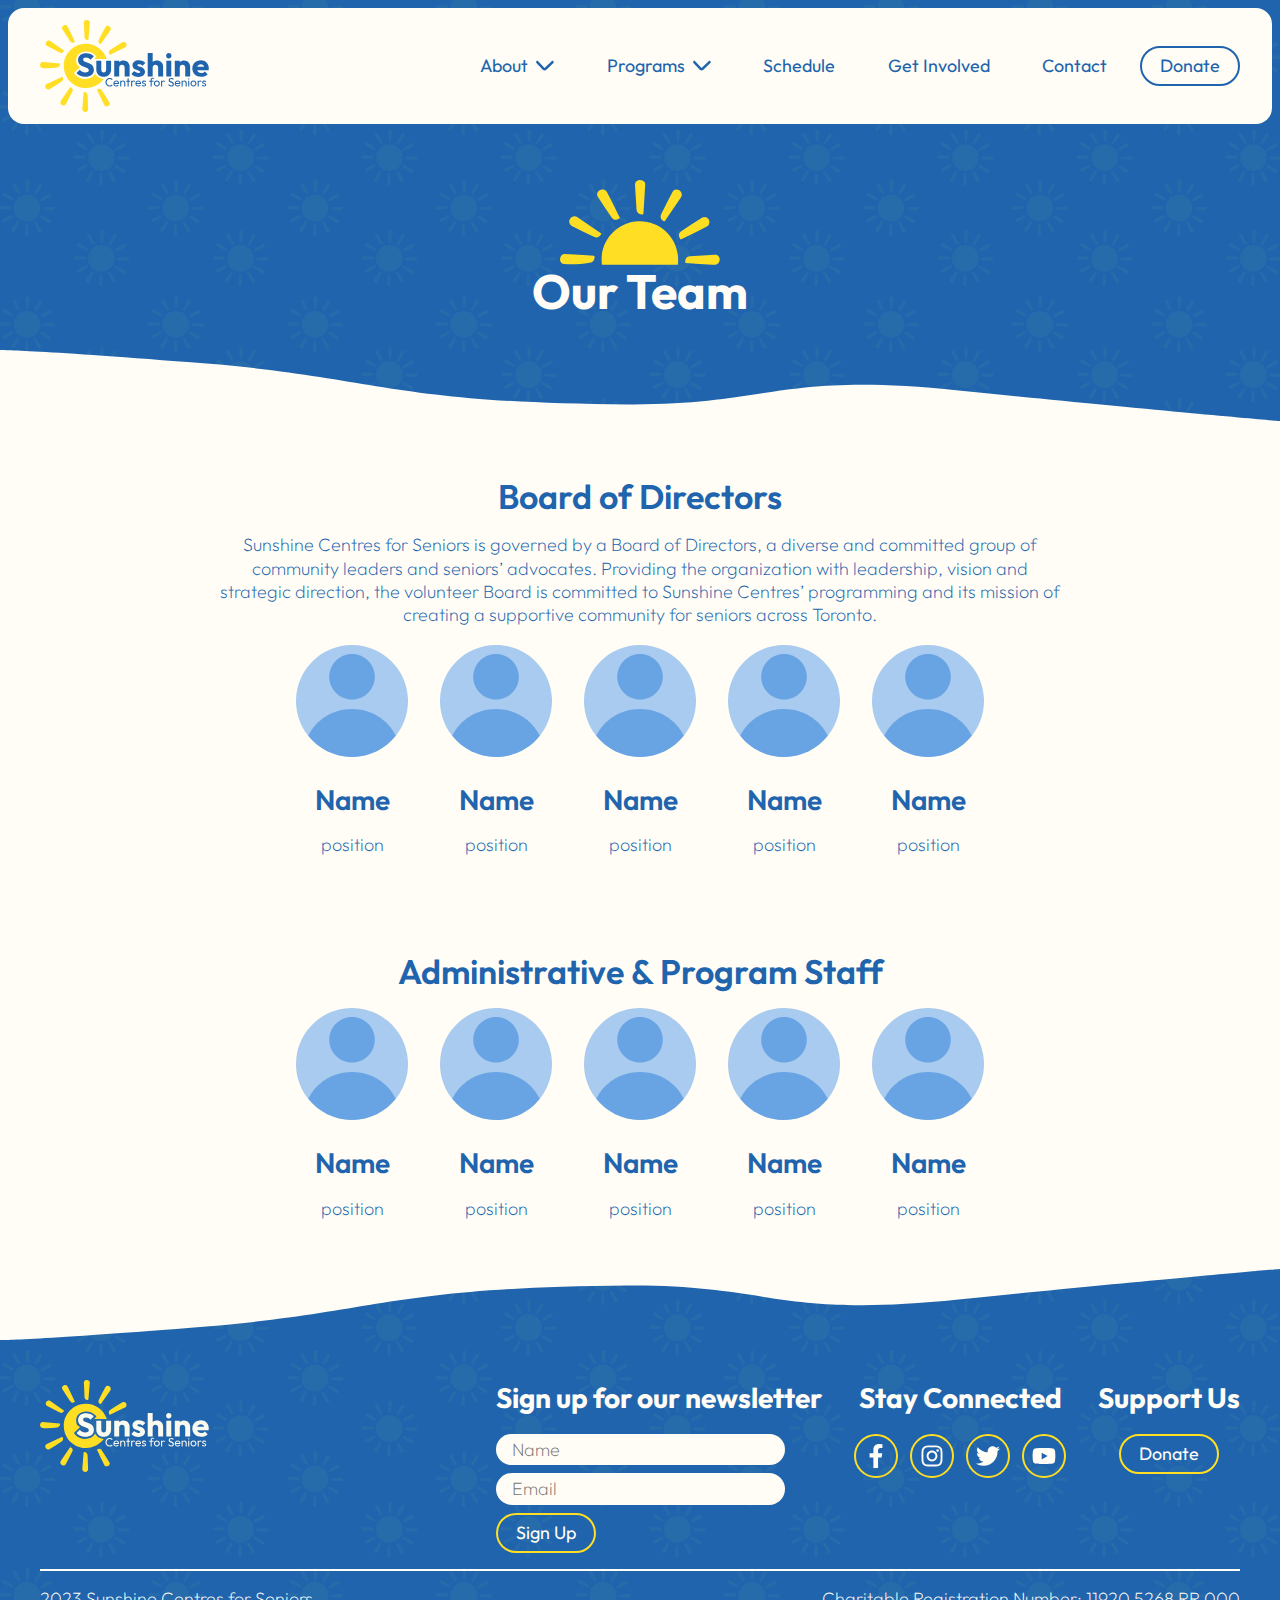
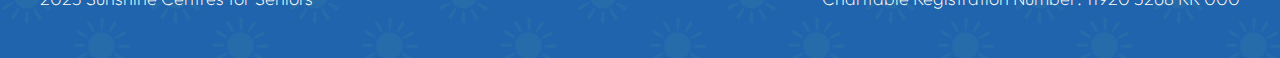
<file: team.html>
<!DOCTYPE html>
<html lang="en">

<head>
    <meta charset="UTF-8">
    <meta name="viewport" content="width=device-width, initial-scale=1.0">
    <title>Sunshine Centres for Seniors - Home</title>
    <link rel="preconnect" href="https://fonts.googleapis.com">
    <link rel="preconnect" href="https://fonts.gstatic.com" crossorigin>
    <link href="https://fonts.googleapis.com/css2?family=Outfit:wght@200;300;400;500;600;700&display=swap"
        rel="stylesheet">
    <link rel="stylesheet" href="./styles/style.css">
</head>

<body class="bg-primary-300">
    <header class="primary-header | bg-neutral-200">
        <div class="container">
            <div class="nav-wrapper">
                <a class="nav-logo" id="nav-logo" href="./index.html"><img src="./assets/blueSunshineLogo.svg"
                        alt="Sunshine Centres for Seniors"></a>
                <button class="mobile-nav-toggle" aria-controls="primary-navigation" aria-expanded="false">
                    <span class="visually-hidden">Menu</span>
                    <div class="line1 | bg-primary-300"></div>
                    <div class="line2 | bg-primary-300"></div>
                    <div class="line3 | bg-primary-300"></div>
                </button>
                <nav class="primary-navigation" id="primary-navigation">
                    <ul class="nav-list" role="list">
                        <li data-dropdown>
                            <button class="nav-item" data-dropdown-button aria-controls="about-dropdown"
                                aria-expanded="false">
                                About
                                <svg id="dropdown-arrow" xmlns="http://www.w3.org/2000/svg" viewBox="0 0 14 8"
                                    aria-hidden="true">
                                    <path
                                        d="m6.8,7.6q-.1,0,0,0c-.6,0-1.1-.2-1.5-.6L.3,1.7C0,1.3,0,.7.3.3.7-.1,1.3-.1,1.7.3l5,5.3L12.2.3c.4-.4,1-.4,1.4,0,.4.4.4,1,0,1.4l-5.5,5.3c-.3.4-.8.6-1.3.6Z" />
                                </svg>
                            </button>
                            <ul class="nav-list" id="about-dropdown" data-dropdown-menu role="list">
                                <li>
                                    <a class="nav-item" href="./about.html">About Us</a>
                                </li>
                                <li>
                                    <a class="nav-item" href="./history.html">Our History</a>
                                </li>
                                <li>
                                    <a class="nav-item" href="./team.html">Our Team</a>
                                </li>
                            </ul>
                        </li>
                        <li data-dropdown>
                            <button class="nav-item" data-dropdown-button aria-controls="program-dropdown"
                                aria-expanded="false">
                                Programs
                                <svg id="dropdown-arrow" xmlns="http://www.w3.org/2000/svg" viewBox="0 0 14 8"
                                    aria-hidden="true">
                                    <path
                                        d="m6.8,7.6q-.1,0,0,0c-.6,0-1.1-.2-1.5-.6L.3,1.7C0,1.3,0,.7.3.3.7-.1,1.3-.1,1.7.3l5,5.3L12.2.3c.4-.4,1-.4,1.4,0,.4.4.4,1,0,1.4l-5.5,5.3c-.3.4-.8.6-1.3.6Z" />
                                </svg>
                            </button>
                            <ul class="nav-list" id="program-dropdown" data-dropdown-menu role="list">
                                <li>
                                    <a class="nav-item" href="./in-person.html">In-Person</a>
                                </li>
                                <li>
                                    <a class="nav-item" href="./virtual.html">Virtual</a>
                                </li>
                                <li>
                                    <a class="nav-item" href="./camp-sunshine.html">Camp Sunshine</a>
                                </li>
                                <li>
                                    <a class="nav-item" href="./events.html">Events</a>
                                </li>
                            </ul>
                        </li>
                        <li>
                            <a class="nav-item" href="./schedule.html">Schedule</a>
                        </li>
                        <li>
                            <a class="nav-item" href="./get-involved.html">Get Involved</a>
                        </li>
                        <li>
                            <a class="nav-item" href="./contact.html">Contact</a>
                        </li>
                        <li>
                            <a class="nav-item button" href="./donate.html">Donate</a>
                        </li>
                    </ul>
                </nav>
            </div>
        </div>
    </header>

    <main>
        <section class="text-neutral-200 padding-block-large-bottom ">
            <div class="container">
                <img class="sub-header-img | center" src="./assets/halfSun.svg" alt="">
                <h1 class="fs-primary-heading fw-bold text-center center">Our Team</h1>
            </div>
            <svg class="wave" data-wave-header width="1440" height="264" viewBox="0 0 1440 264" fill="none"
                preserveAspectRatio="none" xmlns="http://www.w3.org/2000/svg" aria-hidden="true">
                <path
                    d="M232.176 44.894C41.5983 -0.0632666 4.74362e-07 3.05176e-05 4.74362e-07 3.05176e-05L0 264L1440 264L1440 234.586C1440 234.586 1281.3 194.535 1078.39 133.389C875.466 72.2432 867.245 182.692 706.393 179.58C439.754 174.421 422.754 89.8513 232.176 44.894Z"
                    fill="#FFFDF5" />
            </svg>
        </section>

        <section class=" bg-neutral-200">
            <div class="container flow text-center padding-block-700">
                <h2 class="fs-secondary-heading fw-semi-bold">Board of Directors</h2>
                <p class="center">Sunshine Centres for Seniors is governed by a Board of Directors, a diverse and committed group of community leaders and
                seniors’ advocates. Providing the organization with leadership, vision and strategic direction, the volunteer Board is
                committed to Sunshine Centres’ programming and its mission of creating a supportive community for seniors across
                Toronto.</p>
                <ul class="card-wrapper" role="list">
                    <li class="card | text-center flow">
                        <img src="./assets/profileIcon.svg">
                        <h3 class="fs-teritary-heading fw-semi-bold">Name</h3>
                        <p class="card-text | center">position</p>
                    </li>
                    <li class="card | text-center flow">
                        <img src="./assets/profileIcon.svg">
                        <h3 class="fs-teritary-heading fw-semi-bold">Name</h3>
                        <p class="card-text | center">position</p>
                    </li>
                    <li class="card | text-center flow">
                        <img src="./assets/profileIcon.svg">
                        <h3 class="fs-teritary-heading fw-semi-bold">Name</h3>
                        <p class="card-text | center">position</p>
                    </li>
                    <li class="card | text-center flow">
<img src="./assets/profileIcon.svg">    
                        <h3 class="fs-teritary-heading fw-semi-bold">Name</h3>
                        <p class="card-text | center">position</p>
                    </li>
                    <li class="card | text-center flow">
                        <img src="./assets/profileIcon.svg">
                        <h3 class="fs-teritary-heading fw-semi-bold">Name</h3>
                        <p class="card-text | center">position</p>
                    </li>
                </ul>
            </div>
            <div class="container flow text-center padding-block-700">
                <h2 class="fs-secondary-heading fw-semi-bold">Administrative & Program Staff</h2>
                <ul class="card-wrapper" role="list">
                    <li class="card | text-center flow">
                        <img src="./assets/profileIcon.svg">
                        <h3 class="fs-teritary-heading fw-semi-bold">Name</h3>
                        <p class="card-text | center">position</p>
                    </li>
                    <li class="card | text-center flow">
                        <img src="./assets/profileIcon.svg">
                        <h3 class="fs-teritary-heading fw-semi-bold">Name</h3>
                        <p class="card-text | center">position</p>
                    </li>
                    <li class="card | text-center flow">
                        <img src="./assets/profileIcon.svg">
                        <h3 class="fs-teritary-heading fw-semi-bold">Name</h3>
                        <p class="card-text | center">position</p>
                    </li>
                    <li class="card | text-center flow">
                        <img src="./assets/profileIcon.svg">    
                        <h3 class="fs-teritary-heading fw-semi-bold">Name</h3>
                        <p class="card-text | center">position</p>
                    </li>
                    <li class="card | text-center flow">
                        <img src="./assets/profileIcon.svg">
                        <h3 class="fs-teritary-heading fw-semi-bold">Name</h3>
                        <p class="card-text | center">position</p>
                    </li>
                </ul>
            </div>
            <svg class="wave" width="1440" height="264" viewBox="0 0 1440 264" preserveAspectRatio="none" fill="none"
                xmlns="http://www.w3.org/2000/svg" aria-hidden="true">
                <path
                    d="M232.176 219.106C41.5983 264.064 4.74362e-07 264 4.74362e-07 264L0 0.000123353L1440 0.000125889L1440 29.414C1440 29.414 1281.3 69.4654 1078.39 130.611C875.466 191.757 867.245 81.308 706.393 84.4203C439.754 89.5795 422.754 174.149 232.176 219.106Z"
                    fill="var(--clr-neutral-200)" />
            </svg>
        </section>
    </main>

    <footer class="primary-footer | text-neutral-200 padding-block-large-top text-center">
        <div class="container">
            <div class="primary-footer-wrapper">
                <div>
                    <a class="footer-logo" href="./index.html" class="sunshinelogo"><img
                            src="./assets/whiteSunshineLogo.svg" alt="Sunshine Centres for Seniors"></a>
                </div>
                <div class="form-social-donate">
                    <div class="flow">
                        <h2 class="fs-600 fw-bold">Sign up for our newsletter</h2>
                        <form class="subscribe-form" action="">
                            <label class="visually-hidden" for="name">Name</label>
                            <input type="text" id="name" placeholder="Name">

                            <label class="visually-hidden" for="email">Email</label>
                            <input type="email" id="email" placeholder="Email">
                            <button class="button" data-color="yellow">Sign Up</button>
                        </form>
                    </div>
                    <div class="social-donate">
                        <div class="flow">
                            <h2 class="fs-600 fw-bold">Stay Connected</h2>
                            <ul class="social-list" role="list" aria-label="Social links">
                                <li>
                                    <a class="button" data-color="yellow" aria-label="facebook"
                                        href="https://www.facebook.com/SunshineCentresforSeniors/">
                                        <svg class="social-icon">
                                            <use xlink:href="./assets/socialIcons.svg#iconFacebook"></use>
                                        </svg>
                                    </a>
                                </li>
                                <li>
                                    <a class="button" data-color="yellow" aria-label="instagram"
                                        href="https://www.instagram.com/sunshinecentres/?hl=en">
                                        <svg class="social-icon">
                                            <use xlink:href="./assets/socialIcons.svg#iconInstagram"></use>
                                        </svg>
                                    </a>
                                </li>
                                <li>
                                    <a class="button" data-color="yellow" aria-label="twitter"
                                        href="https://twitter.com/scstoronto?lang=en">
                                        <svg class="social-icon">
                                            <use xlink:href="./assets/socialIcons.svg#iconTwitter"></use>
                                        </svg>
                                    </a>
                                </li>
                                <li>
                                    <a class="button" data-color="yellow" aria-label="youtube"
                                        href="https://www.youtube.com/@sunshinecentresforseniors9867">
                                        <svg class="social-icon">
                                            <use xlink:href="./assets/socialIcons.svg#iconYoutube"></use>
                                        </svg>
                                    </a>
                                </li>
                            </ul>
                        </div>
                        <div class="flow">
                            <h2 class="fs-600 fw-bold">Support Us</h2>
                            <a href="./assets/donate.html" class="button" data-color="yellow">Donate</a>
                        </div>
                    </div>
                </div>
            </div>
            <div class=" copyright-charity-number">
                <p>2023 Sunshine Centres for Seniors</p>
                <p>Charitable Registration Number: 11920 5268 RR 000</p>
            </div>
        </div>
    </footer>
    <script src="./script/script.js"></script>
</body>

</html>
</file>
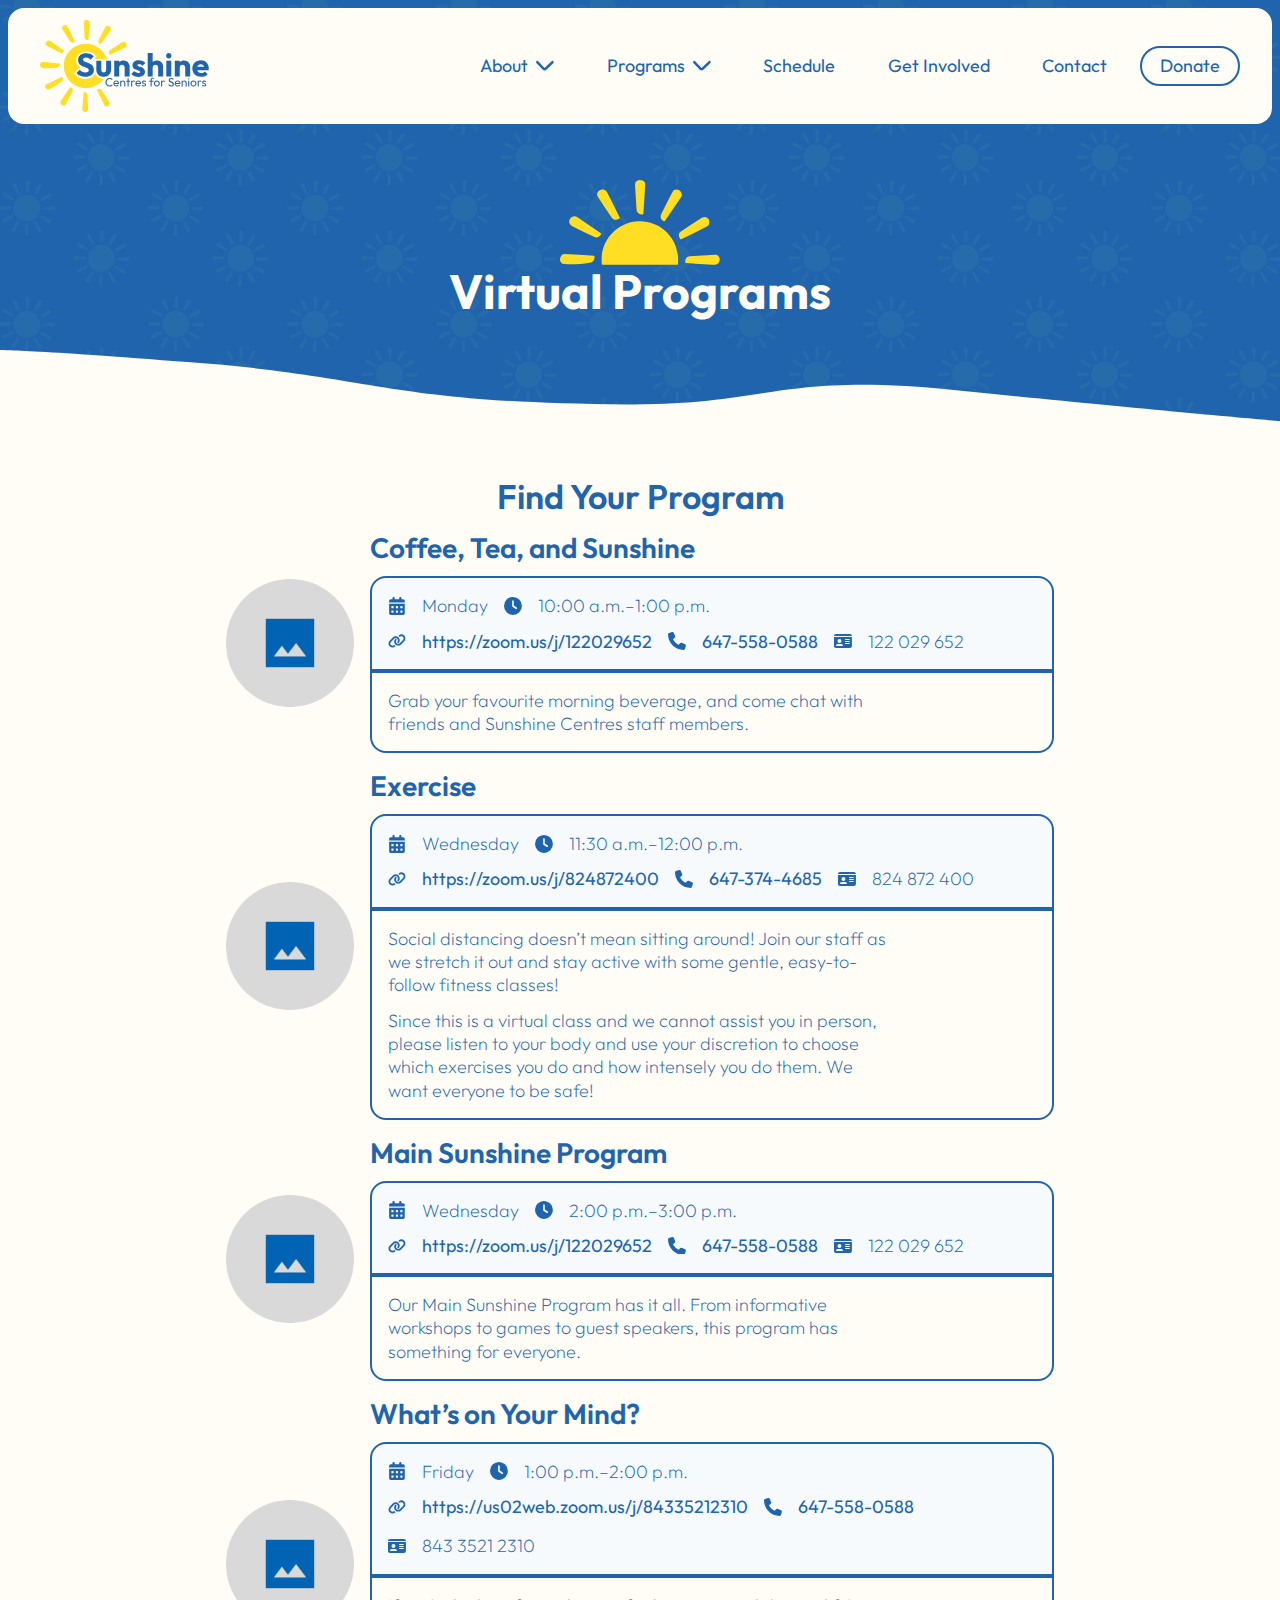
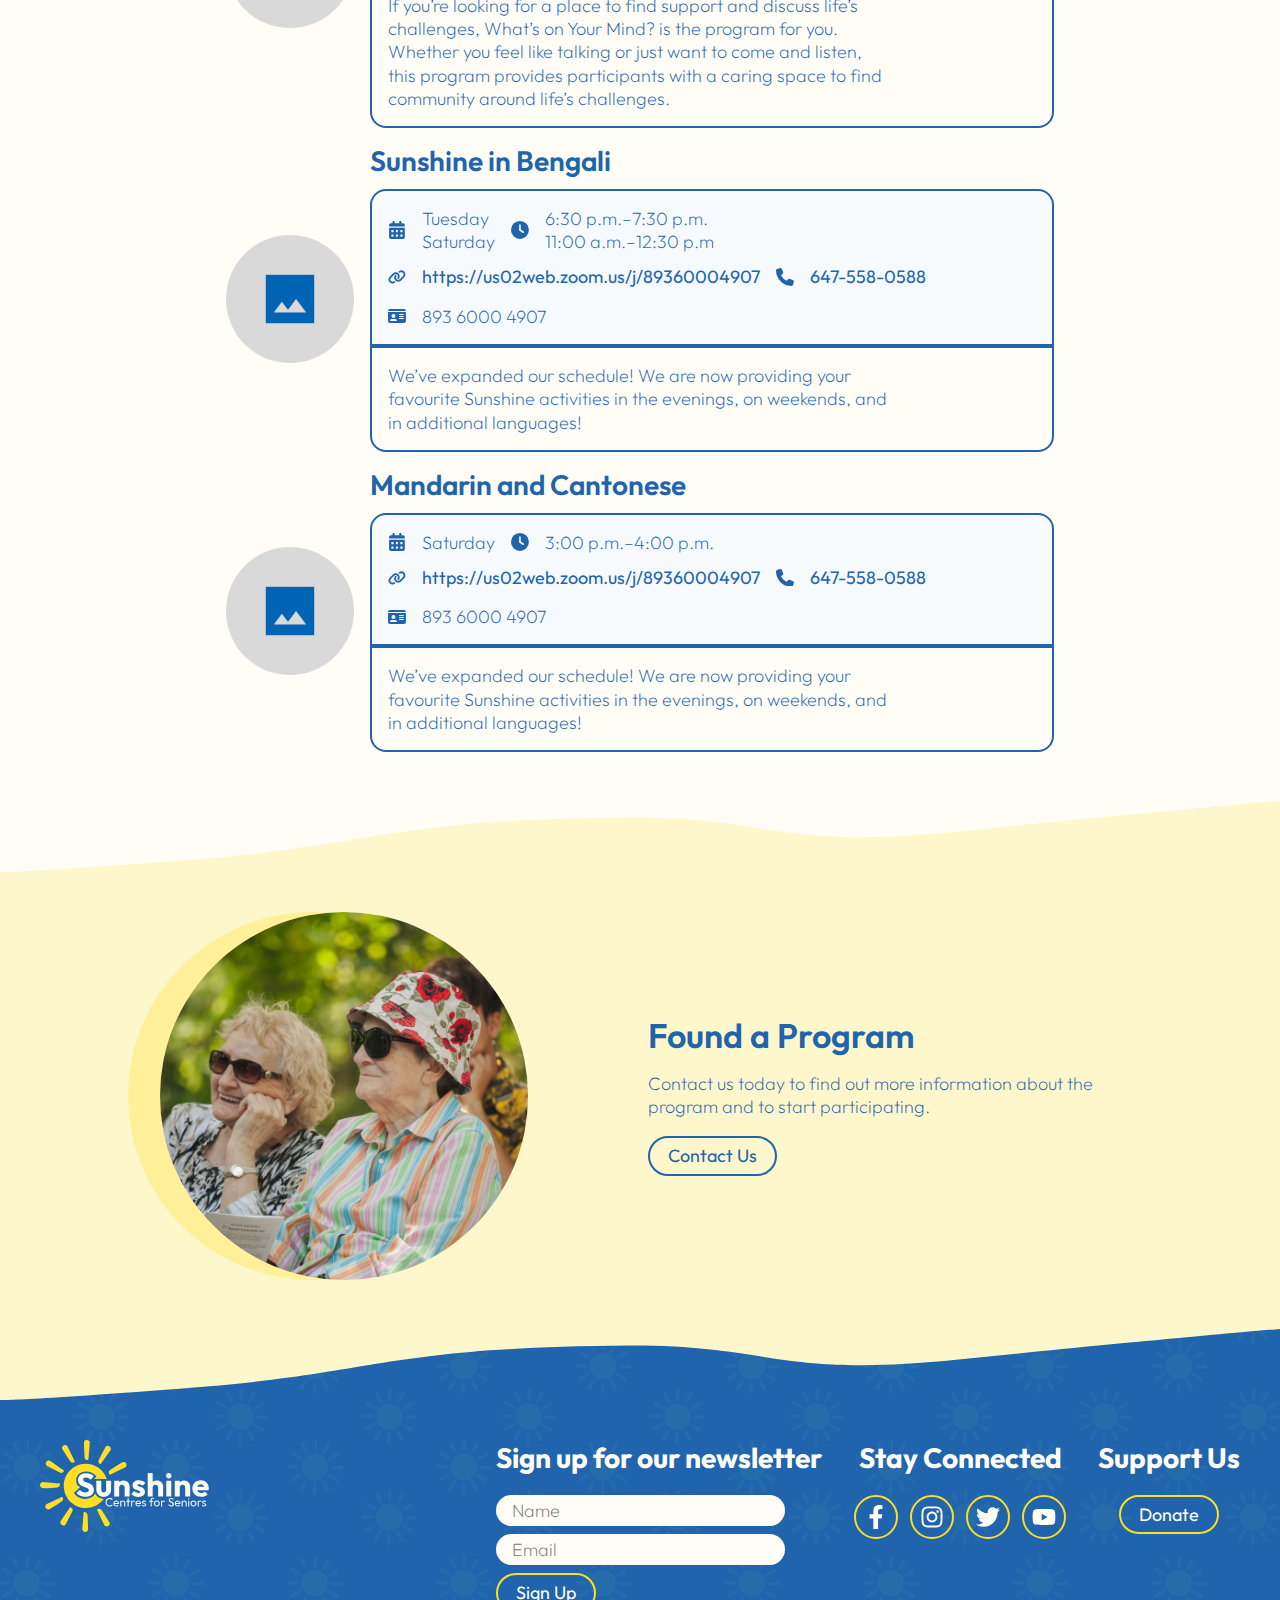
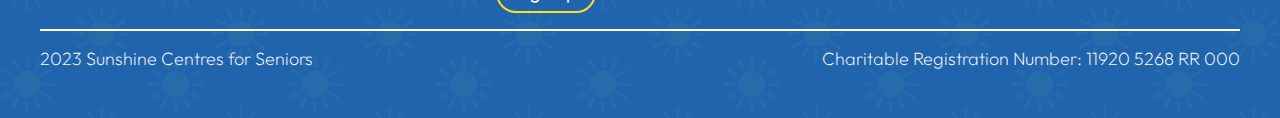
<file: virtual.html>
<!DOCTYPE html>
<html lang="en">

<head>
    <meta charset="UTF-8">
    <meta name="viewport" content="width=device-width, initial-scale=1.0">
    <title>Sunshine Centres for Seniors - Home</title>
    <link rel="preconnect" href="https://fonts.googleapis.com">
    <link rel="preconnect" href="https://fonts.gstatic.com" crossorigin>
    <link href="https://fonts.googleapis.com/css2?family=Outfit:wght@200;300;400;500;600;700&display=swap"
        rel="stylesheet">
    <link rel="stylesheet" href="./styles/style.css">
</head>

<body class="bg-primary-300">
    <header class="primary-header | bg-neutral-200">
        <div class="container">
            <div class="nav-wrapper">
                <a class="nav-logo" id="nav-logo" href="./index.html"><img src="./assets/blueSunshineLogo.svg"
                        alt="Sunshine Centres for Seniors"></a>
                <button class="mobile-nav-toggle" aria-controls="primary-navigation" aria-expanded="false">
                    <span class="visually-hidden">Menu</span>
                    <div class="line1 | bg-primary-300"></div>
                    <div class="line2 | bg-primary-300"></div>
                    <div class="line3 | bg-primary-300"></div>
                </button>
                <nav class="primary-navigation" id="primary-navigation">
                    <ul class="nav-list" role="list">
                        <li data-dropdown>
                            <button class="nav-item" data-dropdown-button aria-controls="about-dropdown"
                                aria-expanded="false">
                                About
                                <svg id="dropdown-arrow" xmlns="http://www.w3.org/2000/svg" viewBox="0 0 14 8"
                                    aria-hidden="true">
                                    <path
                                        d="m6.8,7.6q-.1,0,0,0c-.6,0-1.1-.2-1.5-.6L.3,1.7C0,1.3,0,.7.3.3.7-.1,1.3-.1,1.7.3l5,5.3L12.2.3c.4-.4,1-.4,1.4,0,.4.4.4,1,0,1.4l-5.5,5.3c-.3.4-.8.6-1.3.6Z" />
                                </svg>
                            </button>
                            <ul class="nav-list" id="about-dropdown" data-dropdown-menu role="list">
                                <li>
                                    <a class="nav-item" href="./about.html">About Us</a>
                                </li>
                                <li>
                                    <a class="nav-item" href="./history.html">Our History</a>
                                </li>
                                <li>
                                    <a class="nav-item" href="./team.html">Our Team</a>
                                </li>
                            </ul>
                        </li>
                        <li data-dropdown>
                            <button class="nav-item" data-dropdown-button aria-controls="program-dropdown"
                                aria-expanded="false">
                                Programs
                                <svg id="dropdown-arrow" xmlns="http://www.w3.org/2000/svg" viewBox="0 0 14 8"
                                    aria-hidden="true">
                                    <path
                                        d="m6.8,7.6q-.1,0,0,0c-.6,0-1.1-.2-1.5-.6L.3,1.7C0,1.3,0,.7.3.3.7-.1,1.3-.1,1.7.3l5,5.3L12.2.3c.4-.4,1-.4,1.4,0,.4.4.4,1,0,1.4l-5.5,5.3c-.3.4-.8.6-1.3.6Z" />
                                </svg>
                            </button>
                            <ul class="nav-list" id="program-dropdown" data-dropdown-menu role="list">
                                <li>
                                    <a class="nav-item" href="./in-person.html">In-Person</a>
                                </li>
                                <li>
                                    <a class="nav-item" href="./virtual.html">Virtual</a>
                                </li>
                                <li>
                                    <a class="nav-item" href="./camp-sunshine.html">Camp Sunshine</a>
                                </li>
                                <li>
                                    <a class="nav-item" href="./events.html">Events</a>
                                </li>
                            </ul>
                        </li>
                        <li>
                            <a class="nav-item" href="./schedule.html">Schedule</a>
                        </li>
                        <li>
                            <a class="nav-item" href="./get-involved.html">Get Involved</a>
                        </li>
                        <li>
                            <a class="nav-item" href="./contact.html">Contact</a>
                        </li>
                        <li>
                            <a class="nav-item button" href="./donate.html">Donate</a>
                        </li>
                    </ul>
                </nav>
            </div>
        </div>
    </header>

    <main>
        <section class="text-neutral-200 padding-block-large-bottom ">
            <div class="container">
                <img class="sub-header-img | center" src="./assets/halfSun.svg" alt="">
                <h1 class="fs-primary-heading fw-bold text-center center">Virtual Programs</h1>
            </div>
            <svg class="wave" data-wave-header width="1440" height="264" viewBox="0 0 1440 264" fill="none"
                preserveAspectRatio="none" xmlns="http://www.w3.org/2000/svg" aria-hidden="true">
                <path
                    d="M232.176 44.894C41.5983 -0.0632666 4.74362e-07 3.05176e-05 4.74362e-07 3.05176e-05L0 264L1440 264L1440 234.586C1440 234.586 1281.3 194.535 1078.39 133.389C875.466 72.2432 867.245 182.692 706.393 179.58C439.754 174.421 422.754 89.8513 232.176 44.894Z"
                    fill="#FFFDF5" />
            </svg>
        </section>

        <section class=" bg-neutral-200">
            <div class="container flow padding-block-700">
                <h2 class="fs-secondary-heading fw-semi-bold text-center">Find Your Program</h2>
                <ul class="flow" role="list">
                    <li class="program-container">
                        <img src="./assets/imageFiller.svg" alt="">
                        <div class="program-text | flow">
                            <h3 class="fs-teritary-heading fw-semi-bold">Coffee, Tea, and Sunshine</h3>
                            <div>
                                <div class="program-details | flow">
                                    <div class="program-time-date">
                                        <div class="date">
                                            <svg class="program-icon">
                                                <use xlink:href="./assets/program-icons.svg#calendar"></use>
                                            </svg>
                                            <div>
                                                <p>Monday</p>
                                            </div>
                                        </div>
                                        <div class="time">
                                            <svg class="program-icon">
                                                <use xlink:href="./assets/program-icons.svg#clock"></use>
                                            </svg>
                                            <div>
                                                <p>10:00 a.m.–1:00 p.m.</p>
                                            </div>
                                        </div>
                                    </div>
                                    <div class="program-adress-details">
                                        <div class="zoom-link">
                                            <svg class="program-icon">
                                                <use xlink:href="./assets/program-icons.svg#link"></use>
                                            </svg>
                                            <div>
                                                <a href="https://zoom.us/j/122029652" class="inline-link">https://zoom.us/j/122029652</a>
                                            </div>
                                        </div>
                                        <div class="zoom-call-in">
                                            <svg class="program-icon">
                                                <use xlink:href="./assets/program-icons.svg#phone"></use>
                                            </svg>
                                            <div>
                                                <a href="tel:+647-558-0588" class="inline-link">647-558-0588</a>
                                            </div>
                                        </div>
                                        <div class="zoom-id">
                                            <svg class="program-icon">
                                                <use xlink:href="./assets/program-icons.svg#id-card"></use>
                                            </svg>
                                            <div>
                                                <p>122 029 652</p>
                                            </div>
                                        </div>
                                    </div>
                                </div>
                                <div class="program-description">
                                    <p>Grab your favourite morning beverage, and come chat with friends and Sunshine Centres staff members.</p>
                                </div>
                            </div>
                        </div>
                    </li>
                    <li class="program-container">
                        <img src="./assets/imageFiller.svg" alt="">
                        <div class="program-text | flow">
                            <h3 class="fs-teritary-heading fw-semi-bold">Exercise</h3>
                            <div>
                                <div class="program-details | flow">
                                    <div class="program-time-date">
                                        <div class="date">
                                            <svg class="program-icon">
                                                <use xlink:href="./assets/program-icons.svg#calendar"></use>
                                            </svg>
                                            <div>
                                                <p>Wednesday</p>
                                            </div>
                                        </div>
                                        <div class="time">
                                            <svg class="program-icon">
                                                <use xlink:href="./assets/program-icons.svg#clock"></use>
                                            </svg>
                                            <div>
                                                <p>11:30 a.m.–12:00 p.m.</p>
                                            </div>
                                        </div>
                                    </div>
                                    <div class="program-adress-details">
                                        <div class="zoom-link">
                                            <svg class="program-icon">
                                                <use xlink:href="./assets/program-icons.svg#link"></use>
                                            </svg>
                                            <div>
                                                <a href="https://zoom.us/j/824872400" class="inline-link">https://zoom.us/j/824872400</a>
                                            </div>
                                        </div>
                                        <div class="zoom-call-in">
                                            <svg class="program-icon">
                                                <use xlink:href="./assets/program-icons.svg#phone"></use>
                                            </svg>
                                            <div>
                                                <a href="tel:+647-374-4685" class="inline-link">647-374-4685</a>
                                            </div>
                                        </div>
                                        <div class="zoom-id">
                                            <svg class="program-icon">
                                                <use xlink:href="./assets/program-icons.svg#id-card"></use>
                                            </svg>
                                            <div>
                                                <p>824 872 400</p>
                                            </div>
                                        </div>
                                    </div>
                                </div>
                                <div class="program-description flow">
                                    <p>Social distancing doesn’t mean sitting around! Join our staff as we stretch it out and stay active with some gentle, easy-to-follow fitness classes!</p>
                                    <p>Since this is a virtual class and we cannot assist you in person, please listen to your body and use your discretion to choose which exercises you do and how intensely you do them. We want everyone to be safe!</p>
                                </div>
                            </div>
                        </div>
                    </li>
                    <li class="program-container">
                        <img src="./assets/imageFiller.svg" alt="">
                        <div class="program-text | flow">
                            <h3 class="fs-teritary-heading fw-semi-bold">Main Sunshine Program</h3>
                            <div>
                                <div class="program-details | flow">
                                    <div class="program-time-date">
                                        <div class="date">
                                            <svg class="program-icon">
                                                <use xlink:href="./assets/program-icons.svg#calendar"></use>
                                            </svg>
                                            <div>
                                                <p>Wednesday</p>
                                            </div>
                                        </div>
                                        <div class="time">
                                            <svg class="program-icon">
                                                <use xlink:href="./assets/program-icons.svg#clock"></use>
                                            </svg>
                                            <div>
                                                <p>2:00 p.m.–3:00 p.m.</p>
                                            </div>
                                        </div>
                                    </div>
                                    <div class="program-adress-details">
                                        <div class="zoom-link">
                                            <svg class="program-icon">
                                                <use xlink:href="./assets/program-icons.svg#link"></use>
                                            </svg>
                                            <div>
                                                <a href="https://zoom.us/j/122029652" class="inline-link">https://zoom.us/j/122029652</a>
                                            </div>
                                        </div>
                                        <div class="zoom-call-in">
                                            <svg class="program-icon">
                                                <use xlink:href="./assets/program-icons.svg#phone"></use>
                                            </svg>
                                            <div>
                                                <a href="tel:+647-558-0588" class="inline-link">647-558-0588</a>
                                            </div>
                                        </div>
                                        <div class="zoom-id">
                                            <svg class="program-icon">
                                                <use xlink:href="./assets/program-icons.svg#id-card"></use>
                                            </svg>
                                            <div>
                                                <p>122 029 652</p>
                                            </div>
                                        </div>
                                    </div>
                                </div>
                                <div class="program-description flow">
                                    <p>Our Main Sunshine Program has it all. From informative workshops to games to guest speakers, this program has something for everyone.</p>
                                </div>
                            </div>
                        </div>
                    </li>
                    <li class="program-container">
                        <img src="./assets/imageFiller.svg" alt="">
                        <div class="program-text | flow">
                            <h3 class="fs-teritary-heading fw-semi-bold">What’s on Your Mind?</h3>
                            <div>
                                <div class="program-details | flow">
                                    <div class="program-time-date">
                                        <div class="date">
                                            <svg class="program-icon">
                                                <use xlink:href="./assets/program-icons.svg#calendar"></use>
                                            </svg>
                                            <div>
                                                <p>Friday</p>
                                            </div>
                                        </div>
                                        <div class="time">
                                            <svg class="program-icon">
                                                <use xlink:href="./assets/program-icons.svg#clock"></use>
                                            </svg>
                                            <div>
                                                <p>1:00 p.m.–2:00 p.m.</p>
                                            </div>
                                        </div>
                                    </div>
                                    <div class="program-adress-details">
                                        <div class="zoom-link">
                                            <svg class="program-icon">
                                                <use xlink:href="./assets/program-icons.svg#link"></use>
                                            </svg>
                                            <div>
                                                <a href="https://us02web.zoom.us/j/84335212310" class="inline-link">https://us02web.zoom.us/j/84335212310</a>
                                            </div>
                                        </div>
                                        <div class="zoom-call-in">
                                            <svg class="program-icon">
                                                <use xlink:href="./assets/program-icons.svg#phone"></use>
                                            </svg>
                                            <div>
                                                <a href="tel:+647-558-0588" class="inline-link">647-558-0588</a>
                                            </div>
                                        </div>
                                        <div class="zoom-id">
                                            <svg class="program-icon">
                                                <use xlink:href="./assets/program-icons.svg#id-card"></use>
                                            </svg>
                                            <div>
                                                <p>843 3521 2310</p>
                                            </div>
                                        </div>
                                    </div>
                                </div>
                                <div class="program-description flow">
                                    <p>If you’re looking for a place to find support and discuss life’s challenges, What’s on Your Mind? is the program for
                                    you. Whether you feel like talking or just want to come and listen, this program provides participants with a caring
                                    space to find community around life’s challenges.</p>
                                </div>
                            </div>
                        </div>
                    </li>
                    <li class="program-container">
                        <img src="./assets/imageFiller.svg" alt="">
                        <div class="program-text | flow">
                            <h3 class="fs-teritary-heading fw-semi-bold">Sunshine in Bengali</h3>
                            <div>
                                <div class="program-details | flow">
                                    <div class="program-time-date">
                                        <div class="date">
                                            <svg class="program-icon">
                                                <use xlink:href="./assets/program-icons.svg#calendar"></use>
                                            </svg>
                                            <div>
                                                <p>Tuesday</p>
                                                <p>Saturday</p>
                                            </div>
                                        </div>
                                        <div class="time">
                                            <svg class="program-icon">
                                                <use xlink:href="./assets/program-icons.svg#clock"></use>
                                            </svg>
                                            <div>
                                                <p>6:30 p.m.–7:30 p.m.</p>
                                                <p>11:00 a.m.–12:30 p.m</p>
                                            </div>
                                        </div>
                                    </div>
                                    <div class="program-adress-details">
                                        <div class="zoom-link">
                                            <svg class="program-icon">
                                                <use xlink:href="./assets/program-icons.svg#link"></use>
                                            </svg>
                                            <div>
                                                <a href="https://us02web.zoom.us/j/89360004907"
                                                    class="inline-link">https://us02web.zoom.us/j/89360004907</a>
                                            </div>
                                        </div>
                                        <div class="zoom-call-in">
                                            <svg class="program-icon">
                                                <use xlink:href="./assets/program-icons.svg#phone"></use>
                                            </svg>
                                            <div>
                                                <a href="tel:+647-558-0588" class="inline-link">647-558-0588</a>
                                            </div>
                                        </div>
                                        <div class="zoom-id">
                                            <svg class="program-icon">
                                                <use xlink:href="./assets/program-icons.svg#id-card"></use>
                                            </svg>
                                            <div>
                                                <p>893 6000 4907</p>
                                            </div>
                                        </div>
                                    </div>
                                </div>
                                <div class="program-description flow">
                                    <p>We’ve expanded our schedule! We are now providing your favourite Sunshine activities in the evenings, on weekends, and
                                    in additional languages!</p>
                                </div>
                            </div>
                        </div>
                    </li>
                    <li class="program-container">
                        <img src="./assets/imageFiller.svg" alt="">
                        <div class="program-text | flow">
                            <h3 class="fs-teritary-heading fw-semi-bold">Mandarin and Cantonese</h3>
                            <div>
                                <div class="program-details | flow">
                                    <div class="program-time-date">
                                        <div class="date">
                                            <svg class="program-icon">
                                                <use xlink:href="./assets/program-icons.svg#calendar"></use>
                                            </svg>
                                            <div>
                                                <p>Saturday</p>
                                            </div>
                                        </div>
                                        <div class="time">
                                            <svg class="program-icon">
                                                <use xlink:href="./assets/program-icons.svg#clock"></use>
                                            </svg>
                                            <div>
                                                <p>3:00 p.m.–4:00 p.m.</p>
                                            </div>
                                        </div>
                                    </div>
                                    <div class="program-adress-details">
                                        <div class="zoom-link">
                                            <svg class="program-icon">
                                                <use xlink:href="./assets/program-icons.svg#link"></use>
                                            </svg>
                                            <div>
                                                <a href="https://us02web.zoom.us/j/89360004907"
                                                    class="inline-link">https://us02web.zoom.us/j/89360004907</a>
                                            </div>
                                        </div>
                                        <div class="zoom-call-in">
                                            <svg class="program-icon">
                                                <use xlink:href="./assets/program-icons.svg#phone"></use>
                                            </svg>
                                            <div>
                                                <a href="tel:+647-558-0588" class="inline-link">647-558-0588</a>
                                            </div>
                                        </div>
                                        <div class="zoom-id">
                                            <svg class="program-icon">
                                                <use xlink:href="./assets/program-icons.svg#id-card"></use>
                                            </svg>
                                            <div>
                                                <p>893 6000 4907</p>
                                            </div>
                                        </div>
                                    </div>
                                </div>
                                <div class="program-description flow">
                                    <p>We’ve expanded our schedule! We are now providing your favourite Sunshine activities in the evenings,
                                        on weekends, and
                                        in additional languages!</p>
                                </div>
                            </div>
                        </div>
                    </li>
                </ul>
            </div>
            <svg class="wave" width="1440" height="264" viewBox="0 0 1440 264" preserveAspectRatio="none" fill="none"
                xmlns="http://www.w3.org/2000/svg" aria-hidden="true">
                <path
                    d="M232.176 219.106C41.5983 264.064 4.74362e-07 264 4.74362e-07 264L0 0.000123353L1440 0.000125889L1440 29.414C1440 29.414 1281.3 69.4654 1078.39 130.611C875.466 191.757 867.245 81.308 706.393 84.4203C439.754 89.5795 422.754 174.149 232.176 219.106Z"
                    fill="var(--clr-neutral-200)" />
            </svg>
        </section>
        <section class="bg-neutral-100 padding-block-large-top">
            <div class="container">
                <div class="flex-container">
                    <div class="img-container">
                        <img class="shadow" src="./assets/program.jpg"
                            alt="Two sunshine particpants happily watching entertainment">
                    </div>
                    <div class="text-container | flow">
                        <h2 class="fs-secondary-heading fw-semi-bold">Found a Program</h2>
                        <p>Contact us today to find out more information about the program and to start participating.</p>
                        <a href="./contact.html" class="button">Contact Us</a>
                    </div>
                </div>
            </div>
            <svg class="wave" width="1440" height="264" viewBox="0 0 1440 264" preserveAspectRatio="none" fill="none"
                xmlns="http://www.w3.org/2000/svg" aria-hidden="true">
                <path
                    d="M232.176 219.106C41.5983 264.064 4.74362e-07 264 4.74362e-07 264L0 0.000123353L1440 0.000125889L1440 29.414C1440 29.414 1281.3 69.4654 1078.39 130.611C875.466 191.757 867.245 81.308 706.393 84.4203C439.754 89.5795 422.754 174.149 232.176 219.106Z"
                    fill="var(--clr-neutral-100)" />
            </svg>
        </section>
    </main>

    <footer class="primary-footer | text-neutral-200 padding-block-large-top text-center">
        <div class="container">
            <div class="primary-footer-wrapper">
                <div>
                    <a class="footer-logo" href="./index.html" class="sunshinelogo"><img
                            src="./assets/whiteSunshineLogo.svg" alt="Sunshine Centres for Seniors"></a>
                </div>
                <div class="form-social-donate">
                    <div class="flow">
                        <h2 class="fs-600 fw-bold">Sign up for our newsletter</h2>
                        <form class="subscribe-form" action="">
                            <label class="visually-hidden" for="name">Name</label>
                            <input type="text" id="name" placeholder="Name">

                            <label class="visually-hidden" for="email">Email</label>
                            <input type="email" id="email" placeholder="Email">
                            <button class="button" data-color="yellow">Sign Up</button>
                        </form>
                    </div>
                    <div class="social-donate">
                        <div class="flow">
                            <h2 class="fs-600 fw-bold">Stay Connected</h2>
                            <ul class="social-list" role="list" aria-label="Social links">
                                <li>
                                    <a class="button" data-color="yellow" aria-label="facebook"
                                        href="https://www.facebook.com/SunshineCentresforSeniors/">
                                        <svg class="social-icon">
                                            <use xlink:href="./assets/socialIcons.svg#iconFacebook"></use>
                                        </svg>
                                    </a>
                                </li>
                                <li>
                                    <a class="button" data-color="yellow" aria-label="instagram"
                                        href="https://www.instagram.com/sunshinecentres/?hl=en">
                                        <svg class="social-icon">
                                            <use xlink:href="./assets/socialIcons.svg#iconInstagram"></use>
                                        </svg>
                                    </a>
                                </li>
                                <li>
                                    <a class="button" data-color="yellow" aria-label="twitter"
                                        href="https://twitter.com/scstoronto?lang=en">
                                        <svg class="social-icon">
                                            <use xlink:href="./assets/socialIcons.svg#iconTwitter"></use>
                                        </svg>
                                    </a>
                                </li>
                                <li>
                                    <a class="button" data-color="yellow" aria-label="youtube"
                                        href="https://www.youtube.com/@sunshinecentresforseniors9867">
                                        <svg class="social-icon">
                                            <use xlink:href="./assets/socialIcons.svg#iconYoutube"></use>
                                        </svg>
                                    </a>
                                </li>
                            </ul>
                        </div>
                        <div class="flow">
                            <h2 class="fs-600 fw-bold">Support Us</h2>
                            <a href="./assets/donate.html" class="button" data-color="yellow">Donate</a>
                        </div>
                    </div>
                </div>
            </div>
            <div class=" copyright-charity-number">
                <p>2023 Sunshine Centres for Seniors</p>
                <p>Charitable Registration Number: 11920 5268 RR 000</p>
            </div>
        </div>
    </footer>
    <script src="./script/script.js"></script>
</body>

</html>
</file>
<file: styles/style.css>
:root {
  --clr-primary-100: #23916C;
  --clr-primary-200: #FFDE23;
  --clr-primary-300: #2064AE;
  --clr-accent-100: #FFF099;
  --clr-accent-200: #A9CBEF;
  --clr-neutral-100: #FFF7CC;
  --clr-neutral-200: #FFFDF5;
  --clr-neutral-300: #F6FAFD;
  --ff-family: "Outfit", sans-serif;
  --ff-body: "Outfit", sans-serif;
  --ff-heading: "Outfit", sans-serif;
  --fw-extra-light: 200;
  --fw-light: 300;
  --fw-regular: 400;
  --fw-medium: 500;
  --fw-semi-bold: 600;
  --fw-bold: 700;
  --fs-400: 1rem;
  --fs-500: 1.12rem;
  --fs-600: 1.31rem;
  --fs-700: 1.75rem;
  --fs-800: 2.18rem;
  --fs-body: var(--fs-400);
  --fs-primary-heading: var(--fs-800);
  --fs-secondary-heading: var(--fs-700);
  --fs-teritary-heading: var(--fs-600);
  --fs-button: var(--fs-400);
  --size-100: 0.25rem;
  --size-200: 0.5rem;
  --size-300: 0.75rem;
  --size-400: 1rem;
  --size-500: 1.5rem;
  --size-600: 2rem;
  --size-700: 3rem;
  --size-800: 4rem;
  --size-900: 5rem;
}

/* Box sizing rules */
*,
*::before,
*::after {
  -webkit-box-sizing: border-box;
          box-sizing: border-box;
}

/* Remove default margin and padding*/
* {
  margin: 0;
  padding: 0;
  font: inherit;
}

/* Remove list styles on ul, ol elements with a list role, which suggests default styling will be removed */
ul[role=list],
ol[role=list] {
  list-style: none;
}

/* Set core root defaults */
html:focus-within {
  scroll-behavior: smooth;
}

html,
body {
  height: 100%;
}

/* Set core body defaults */
body {
  text-rendering: optimizeSpeed;
  line-height: 1.3;
}

/* A elements that don't have a class get default styles */
a:not([class]) {
  -webkit-text-decoration-skip: ink;
          text-decoration-skip-ink: auto;
}

/* Make images easier to work with */
img,
picture,
svg {
  max-width: 100%;
  display: block;
}

/* Remove all animations, transitions and smooth scroll for people that prefer not to see them */
@media (prefers-reduced-motion: reduce) {
  html:focus-within {
    scroll-behavior: auto;
  }
  *,
  *::before,
  *::after {
    -webkit-animation-duration: 0.01ms !important;
            animation-duration: 0.01ms !important;
    -webkit-animation-iteration-count: 1 !important;
            animation-iteration-count: 1 !important;
    -webkit-transition-duration: 0.01ms !important;
            transition-duration: 0.01ms !important;
    scroll-behavior: auto !important;
  }
}
/* general styling */
body {
  font-size: var(--fs-body);
  font-family: var(--ff-body);
  font-weight: var(--fw-extra-light);
  color: var(--clr-primary-300);
  background-image: url(../assets/sunBackground.svg);
  background-size: 18rem;
  background-position: center;
}

section {
  position: relative;
}

p {
  max-width: 70ch;
}
p strong {
  font-weight: var(--fw-medium);
}

a {
  display: inline-block;
}

.hero .img-container {
  border: 0.3em solid var(--clr-primary-200);
  position: relative;
}
.hero .text-container img {
  width: var(--fs-primary-heading);
}
.hero [data-highlight] {
  text-transform: uppercase;
  color: var(--clr-primary-200);
  display: inline-block;
}
.hero [data-highlight] img {
  display: inherit;
}

.sun-decoration {
  position: absolute;
  inset: auto 0 0 auto;
  max-width: 6rem;
}

.mission img {
  max-width: 10rem;
}
.mission span {
  display: block;
  text-transform: capitalize;
}

.contact-form-wrapper {
  border: 0.13rem solid var(--clr-primary-300);
  border-radius: var(--size-400);
  padding-block: 1rem;
}

.contact-detail-container {
  display: -webkit-box;
  display: -ms-flexbox;
  display: flex;
  -ms-flex-wrap: wrap;
      flex-wrap: wrap;
  -webkit-box-pack: center;
      -ms-flex-pack: center;
          justify-content: center;
  gap: 2rem;
}

.contact-detail {
  max-width: 20ch;
}
.contact-detail svg {
  max-width: 3rem;
  aspect-ratio: 1;
  margin-inline: auto;
  fill: var(--clr-primary-300);
}

.visually-hidden {
  position: absolute;
  position: absolute !important;
  width: 1px !important;
  height: 1px !important;
  padding: 0 !important;
  margin: -1px !important;
  overflow: hidden !important;
  clip: rect(0, 0, 0, 0) !important;
  white-space: nowrap !important;
  border: 0 !important;
}

/* Utiliy classes for text colors */
.text-primary-100 {
  color: var(--clr-primary-100);
}

.text-primary-200 {
  color: var(--clr-primary-200);
}

.text-primary-300 {
  color: var(--clr-primary-300);
}

.text-accent-100 {
  color: var(--clr-accent-100);
}

.text-accent-200 {
  color: var(--clr-accent-200);
}

.text-neutral-100 {
  color: var(--clr-neutral-100);
}

.text-neutral-200 {
  color: var(--clr-neutral-200);
}

.text-neutral-300 {
  color: var(--clr-neutral-300);
}

/* Utiliy classes for background colors */
.bg-primary-100 {
  background-color: var(--clr-primary-100);
}

.bg-primary-200 {
  background-color: var(--clr-primary-200);
}

.bg-primary-300 {
  background-color: var(--clr-primary-300);
}

.bg-accent-100 {
  background-color: var(--clr-accent-100);
}

.bg-accent-200 {
  background-color: var(--clr-accent-200);
}

.bg-neutral-100 {
  background-color: var(--clr-neutral-100);
}

.bg-neutral-200 {
  background-color: var(--clr-neutral-200);
}

.bg-neutral-300 {
  background-color: var(--clr-neutral-300);
}

/* Utiliy classes for font-weight */
.fw-extra-light {
  font-weight: var(--fw-extra-light);
}

.fw-light {
  font-weight: var(--fw-light);
}

.fw-regular {
  font-weight: var(--fw-regular);
}

.fw-medium {
  font-weight: var(--fw-medium);
}

.fw-semi-bold {
  font-weight: var(--fw-semi-bold);
}

.fw-bold {
  font-weight: var(--fw-bold);
}

/* Utiliy classes for font-size */
.fs-body {
  font-size: var(--fs-body);
}

.fs-primary-heading {
  font-size: var(--fs-primary-heading);
  line-height: 1.1;
}

.fs-secondary-heading {
  font-size: var(--fs-secondary-heading);
  line-height: 1.1;
}

.fs-teritary-heading {
  font-size: var(--fs-teritary-heading);
  line-height: 1.1;
}

.fs-400 {
  font-size: var(--fs-400);
}

.fs-500 {
  font-size: var(--fs-500);
}

.fs-600 {
  font-size: var(--fs-600);
}

.fs-700 {
  font-size: var(--fs-700);
}

.fs-800 {
  font-size: var(--fs-800);
}

.text-center {
  text-align: center;
}

.center {
  margin-inline: auto;
}

.container {
  --max-width: 75rem;
  --padding: 1rem;
  width: min(var(--max-width), 100% - (var(--padding)) * 2);
  margin-inline: auto;
}

.flex-container {
  display: -webkit-box;
  display: -ms-flexbox;
  display: flex;
  -webkit-box-orient: vertical;
  -webkit-box-direction: normal;
      -ms-flex-direction: column;
          flex-direction: column;
  gap: 2rem;
  -webkit-box-align: center;
      -ms-flex-align: center;
          align-items: center;
}
.flex-container[data-reverse=column] {
  -webkit-box-orient: vertical;
  -webkit-box-direction: reverse;
      -ms-flex-direction: column-reverse;
          flex-direction: column-reverse;
}
.flex-container.center {
  -webkit-box-align: center;
      -ms-flex-align: center;
          align-items: center;
}
.flex-container[data-reverse=row] .img-container {
  -webkit-box-pack: start;
      -ms-flex-pack: start;
          justify-content: flex-start;
}
.flex-container .img-container {
  display: -webkit-box;
  display: -ms-flexbox;
  display: flex;
  -webkit-box-pack: end;
      -ms-flex-pack: end;
          justify-content: flex-end;
  max-width: 25rem;
  border-radius: 100vmax;
}

.flow > * + * {
  margin-top: var(--flow-spacer, 1em);
}

.shadow {
  border-radius: 100vmax;
  max-width: calc(100% - 2rem);
  color: var(--clr-accent-100);
  -webkit-box-shadow: -2rem 0;
          box-shadow: -2rem 0;
}
.shadow[data-shadow-side=right] {
  -webkit-box-shadow: 2rem 0;
          box-shadow: 2rem 0;
}
.shadow[data-shadow-clr=blue] {
  color: var(--clr-accent-200);
}

.wave {
  position: absolute;
  bottom: -4.5rem;
  height: 5rem;
  width: 100%;
  z-index: 1;
}
.wave[data-wave-header] {
  bottom: 0;
}

.rounded {
  border-radius: 100vmax;
}

.position-relative {
  position: relative;
}

.padding-block-700 {
  padding-block: var(--size-700);
}

.padding-block-large-top {
  padding-block: calc(var(--size-700) + 4rem) var(--size-700);
}

.padding-block-large-bottom {
  padding-block: var(--size-700) calc(var(--size-700) + 4rem);
}

.primary-header {
  margin: var(--size-200);
  padding-block: var(--size-300);
  border-radius: var(--size-400);
}

.nav-wrapper {
  display: -webkit-box;
  display: -ms-flexbox;
  display: flex;
  -ms-flex-wrap: wrap;
      flex-wrap: wrap;
  gap: 0.5rem;
  -webkit-box-pack: justify;
      -ms-flex-pack: justify;
          justify-content: space-between;
  -webkit-box-align: center;
      -ms-flex-align: center;
          align-items: center;
}

.mobile-nav-toggle {
  cursor: pointer;
  background-color: transparent;
  border: none;
  padding: 0.5em;
  display: none;
}
.mobile-nav-toggle div {
  width: 2rem;
  height: 0.25rem;
  margin: 0.313rem 0;
  border-radius: 1.25rem;
  -webkit-transition: all 0.2s ease;
  transition: all 0.2s ease;
}

.nav-list {
  display: -webkit-box;
  display: -ms-flexbox;
  display: flex;
  -webkit-box-align: center;
      -ms-flex-align: center;
          align-items: center;
  gap: clamp(var(--size-100), 1vw, var(--size-700));
  z-index: 999;
}
.nav-list svg {
  width: var(--fs-body);
  height: var(--fs-body);
  fill: var(--clr-primary-300);
  pointer-events: none;
}

.nav-item {
  cursor: pointer;
  display: -webkit-inline-box;
  display: -ms-inline-flexbox;
  display: inline-flex;
  position: relative;
  gap: 0.5rem;
  text-decoration: none;
  border: none;
  background-color: transparent;
  color: var(--clr-primary-300);
  font-weight: var(--fw-regular);
  padding: 0.5em 1em;
  line-height: 1;
  border: 0.13em solid transparent;
  border-radius: 100vmax;
}
.nav-item:hover {
  -webkit-text-decoration: underline 0.13rem;
          text-decoration: underline 0.13rem;
}
.nav-item:focus-visible {
  border-color: var(--clr-primary-300);
  -webkit-text-decoration: underline 0.13rem;
          text-decoration: underline 0.13rem;
  outline: none;
}
.nav-item[aria-current=page] {
  font-weight: var(--fw-semi-bold);
}
.nav-item[aria-current=page]:hover {
  text-decoration: none;
}
.nav-item[aria-current=page]:focus-visible {
  border-color: var(--clr-primary-300);
  text-decoration: none;
  outline: none;
}

[data-dropdown][data-visible] [data-dropdown-button] {
  color: var(--clr-neutral-200);
  background-color: var(--clr-primary-300);
  border-radius: 1em 1em 0 0;
}
[data-dropdown][data-visible] svg {
  fill: var(--clr-neutral-200);
  rotate: 180deg;
}
[data-dropdown][data-visible] [data-dropdown-menu] {
  display: grid;
}

[data-dropdown-menu] {
  display: none;
  gap: 0.25rem;
  position: absolute;
  background-color: var(--clr-neutral-200);
  border: 0.13em solid var(--clr-primary-300);
  border-radius: 0 1em 1em 1em;
  padding-block: var(--size-200);
  padding-inline: var(--size-100);
}

.active .line1 {
  -webkit-transform: rotate(-45deg) translate(-0.438rem, 0.438rem);
          transform: rotate(-45deg) translate(-0.438rem, 0.438rem);
}

.active .line2 {
  opacity: 0;
}

.active .line3 {
  -webkit-transform: rotate(45deg) translate(-0.313rem, -0.313rem);
          transform: rotate(45deg) translate(-0.313rem, -0.313rem);
}

.primary-footer-wrapper {
  display: -webkit-box;
  display: -ms-flexbox;
  display: flex;
  -webkit-box-orient: vertical;
  -webkit-box-direction: normal;
      -ms-flex-direction: column;
          flex-direction: column;
  -webkit-box-align: center;
      -ms-flex-align: center;
          align-items: center;
  -webkit-box-pack: justify;
      -ms-flex-pack: justify;
          justify-content: space-between;
  gap: 2rem;
  padding-bottom: 1rem;
}

.form-social-donate {
  display: -webkit-box;
  display: -ms-flexbox;
  display: flex;
  -webkit-box-orient: vertical;
  -webkit-box-direction: normal;
      -ms-flex-direction: column;
          flex-direction: column;
  gap: 2rem;
}

.social-donate {
  display: -webkit-box;
  display: -ms-flexbox;
  display: flex;
  -webkit-box-orient: vertical;
  -webkit-box-direction: normal;
      -ms-flex-direction: column;
          flex-direction: column;
  gap: 2rem;
}

.subscribe-form {
  display: -webkit-box;
  display: -ms-flexbox;
  display: flex;
  -webkit-box-orient: vertical;
  -webkit-box-direction: normal;
      -ms-flex-direction: column;
          flex-direction: column;
  -webkit-box-align: start;
      -ms-flex-align: start;
          align-items: flex-start;
  gap: 0.5rem;
}

.copyright-charity-number {
  border-top: 0.13em solid var(--clr-neutral-200);
  padding-top: 1rem;
}
.copyright-charity-number p {
  margin-inline: auto;
}

.sub-header-img {
  max-width: 10rem;
}

input {
  border-radius: 100vmax;
  border: 0;
  padding: var(--size-100) var(--size-400);
  background-color: var(--clr-neutral-200);
}
input:focus {
  outline: 0.13rem solid var(--clr-primary-200);
  outline-offset: 0.2rem;
  background-color: var(--clr-neutral-100);
}

.social-list {
  display: -webkit-box;
  display: -ms-flexbox;
  display: flex;
  -webkit-box-pack: center;
      -ms-flex-pack: center;
          justify-content: center;
  gap: var(--size-300);
}
.social-list a {
  padding: var(--size-200);
}
.social-list a:hover .social-icon {
  fill: var(--clr-primary-300);
}
.social-list a:focus .social-icon {
  fill: var(--clr-primary-300);
}

.social-icon {
  width: var(--size-500);
  aspect-ratio: 1;
  fill: var(--clr-neutral-200);
}

.button {
  cursor: pointer;
  text-decoration: none;
  display: inline-block;
  border-radius: 100vmax;
  border: 0.13em solid var(--clr-primary-300);
  padding: 0.5em 1em;
  font-weight: var(--fw-regular);
  font-size: var(--fs-button);
  line-height: 1;
  text-align: center;
  color: var(--clr-primary-300);
  background-color: transparent;
  -webkit-transition: background-color 0.05s ease, color 0.5s ease;
  transition: background-color 0.05s ease, color 0.5s ease;
}

.button[data-color=yellow] {
  border-color: var(--clr-primary-200);
  color: inherit;
}

.button:hover,
.button:focus-visible {
  background-color: var(--clr-primary-300);
  color: var(--clr-neutral-200);
  text-decoration: none;
}

.button[data-color=yellow]:hover,
.button[data-color=yellow]:focus-visible {
  background-color: var(--clr-primary-200);
  color: var(--clr-primary-300);
}

.button:focus-visible,
.button[data-color=yellow]:focus-visible {
  outline: 0.13em solid var(--clr-primary-300);
  outline-offset: 0.25em;
}

.button[data-color=yellow]:focus-visible {
  outline-color: var(--clr-primary-200);
}

.inline-link {
  color: var(--clr-primary-300);
  text-decoration: none;
  border-radius: 100vmax;
  font-weight: var(--fw-regular);
}
.inline-link:hover {
  text-decoration: underline;
}
.inline-link:focus {
  text-decoration: underline;
  outline: 0.13rem solid var(--clr-primary-300);
  outline-offset: 0.2rem;
}

.card-wrapper {
  display: -webkit-box;
  display: -ms-flexbox;
  display: flex;
  -ms-flex-wrap: wrap;
      flex-wrap: wrap;
  -webkit-box-pack: center;
      -ms-flex-pack: center;
          justify-content: center;
  gap: 2rem;
}

.card img, .card svg {
  max-width: 7rem;
  aspect-ratio: 1;
  margin-inline: auto;
}
.card .card-text {
  max-width: 27ch;
}
.card .card-text[data-width=large] {
  max-width: 35ch;
}

.program-container {
  display: -webkit-box;
  display: -ms-flexbox;
  display: flex;
  -webkit-box-orient: vertical;
  -webkit-box-direction: normal;
      -ms-flex-direction: column;
          flex-direction: column;
  -webkit-box-pack: center;
      -ms-flex-pack: center;
          justify-content: center;
  -webkit-box-align: center;
      -ms-flex-align: center;
          align-items: center;
  gap: 1rem;
  margin-inline: auto;
}
.program-container img {
  max-width: 8rem;
}

.program-text {
  --flow-spacer: 0.75rem;
  width: min(57ch, 100%);
}

.program-details {
  border: 0.13em solid var(--clr-primary-300);
  border-radius: var(--size-400) var(--size-400) 0 0;
  padding: 1rem;
  background-color: var(--clr-neutral-300);
}
.program-details > div {
  display: -webkit-box;
  display: -ms-flexbox;
  display: flex;
  gap: 1rem;
  -ms-flex-wrap: wrap;
      flex-wrap: wrap;
}

.program-description {
  border: 0.13em solid var(--clr-primary-300);
  border-radius: 0 0 var(--size-400) var(--size-400);
  padding: 1rem;
}

.program-time-date > div,
.program-adress-details > div {
  display: -webkit-box;
  display: -ms-flexbox;
  display: flex;
  -webkit-box-align: center;
      -ms-flex-align: center;
          align-items: center;
  gap: 1rem;
}

.program-icon {
  max-width: var(--fs-body);
  min-width: var(--fs-body);
  aspect-ratio: 1;
  fill: var(--clr-primary-300);
}

a {
  overflow-wrap: break-word;
  word-wrap: break-word;
}

@media only screen and (max-width: 50em) {
  .mobile-nav-toggle {
    display: block;
  }
  .primary-header.active {
    position: relative;
  }
  .primary-header.active .primary-navigation {
    display: block;
  }
  .primary-navigation {
    display: none;
    z-index: 999;
    position: absolute;
    inset: calc(100% + var(--size-200)) 0 auto 0;
    background-color: var(--clr-neutral-200);
    border-radius: var(--size-400);
  }
  .nav-list:first-child {
    display: grid;
    margin: var(--size-200);
  }
  .nav-item {
    width: 100%;
    -webkit-box-pack: justify;
        -ms-flex-pack: justify;
            justify-content: space-between;
  }
  [data-dropdown-menu] {
    position: relative;
    border-radius: 0 0 1rem 1rem;
  }
}
@media only screen and (min-width: 50em) {
  :root {
    --fs-400: 1.06rem;
    --fs-500: 1.18rem;
    --fs-600: 1.53rem;
    --fs-700: 1.93rem;
    --fs-800: 2.6rem;
  }
  /* Base Styles */
  h1 {
    max-width: 18ch;
  }
  p:not([class]) {
    max-width: 42ch;
  }
  .nav-wrapper {
    -webkit-box-pack: center;
        -ms-flex-pack: center;
            justify-content: center;
  }
  .sun-decoration {
    max-width: 8rem;
  }
  .mission img {
    max-width: 15rem;
  }
  .mission .line-decal {
    position: relative;
    display: inline;
  }
  .mission .line-decal::before, .mission .line-decal::after {
    content: "";
    position: absolute;
    width: 7rem;
    height: 0.13rem;
    background-color: var(--clr-primary-300);
    display: block;
    top: var(--fs-400);
  }
  .mission .line-decal::before {
    left: -8rem;
  }
  .mission .line-decal::after {
    right: -8rem;
  }
  .half-sun-decal::before,
  .half-sun-decal::after {
    position: absolute;
    content: "";
    background-repeat: no-repeat;
    background-size: contain;
    height: 8rem;
    width: 100%;
    z-index: 1;
  }
  .half-sun-decal::before {
    background-image: url(../assets/leftHalfSun.svg);
    background-position: left top;
    top: 0;
    left: 0;
  }
  .half-sun-decal::after {
    background-image: url(../assets/rightHalfSun.svg);
    background-position: right bottom;
    bottom: -4rem;
    right: 0;
  }
  .primary-footer-wrapper {
    -webkit-box-orient: horizontal;
    -webkit-box-direction: normal;
        -ms-flex-direction: row;
            flex-direction: row;
    -webkit-box-pack: justify;
        -ms-flex-pack: justify;
            justify-content: space-between;
    -webkit-box-align: start;
        -ms-flex-align: start;
            align-items: flex-start;
  }
  .form-social-donate {
    -webkit-box-orient: horizontal;
    -webkit-box-direction: normal;
        -ms-flex-direction: row;
            flex-direction: row;
  }
  .program-container {
    -webkit-box-orient: horizontal;
    -webkit-box-direction: normal;
        -ms-flex-direction: row;
            flex-direction: row;
  }
  .copyright-charity-number {
    display: -webkit-box;
    display: -ms-flexbox;
    display: flex;
    -webkit-box-pack: justify;
        -ms-flex-pack: justify;
            justify-content: space-between;
  }
  .copyright-charity-number p {
    margin-inline: 0;
  }
  /* utility classes */
  .flex-container {
    -webkit-box-orient: horizontal;
    -webkit-box-direction: normal;
        -ms-flex-direction: row;
            flex-direction: row;
    -webkit-box-pack: space-evenly;
        -ms-flex-pack: space-evenly;
            justify-content: space-evenly;
  }
  .flex-container[data-reverse=column] {
    -webkit-box-orient: horizontal;
    -webkit-box-direction: normal;
        -ms-flex-direction: row;
            flex-direction: row;
  }
  .flex-container[data-reverse=row] {
    -webkit-box-orient: horizontal;
    -webkit-box-direction: reverse;
        -ms-flex-direction: row-reverse;
            flex-direction: row-reverse;
  }
  .flex-container[data-reverse=row] .img-container {
    -webkit-box-pack: start;
        -ms-flex-pack: start;
            justify-content: flex-start;
  }
  .flex-container.center {
    -webkit-box-pack: center;
        -ms-flex-pack: center;
            justify-content: center;
  }
}
@media only screen and (min-width: 62em) {
  :root {
    --fs-400: 1.12rem;
    --fs-500: 1.25rem;
    --fs-600: 1.75rem;
    --fs-700: 2.125rem;
    --fs-800: 3rem;
  }
  .nav-wrapper {
    -webkit-box-pack: justify;
        -ms-flex-pack: justify;
            justify-content: space-between;
  }
  .half-sun-decal::before,
  .half-sun-decal::after {
    height: 10rem;
  }
  .social-donate {
    -webkit-box-orient: horizontal;
    -webkit-box-direction: normal;
        -ms-flex-direction: row;
            flex-direction: row;
  }
}
</file>
